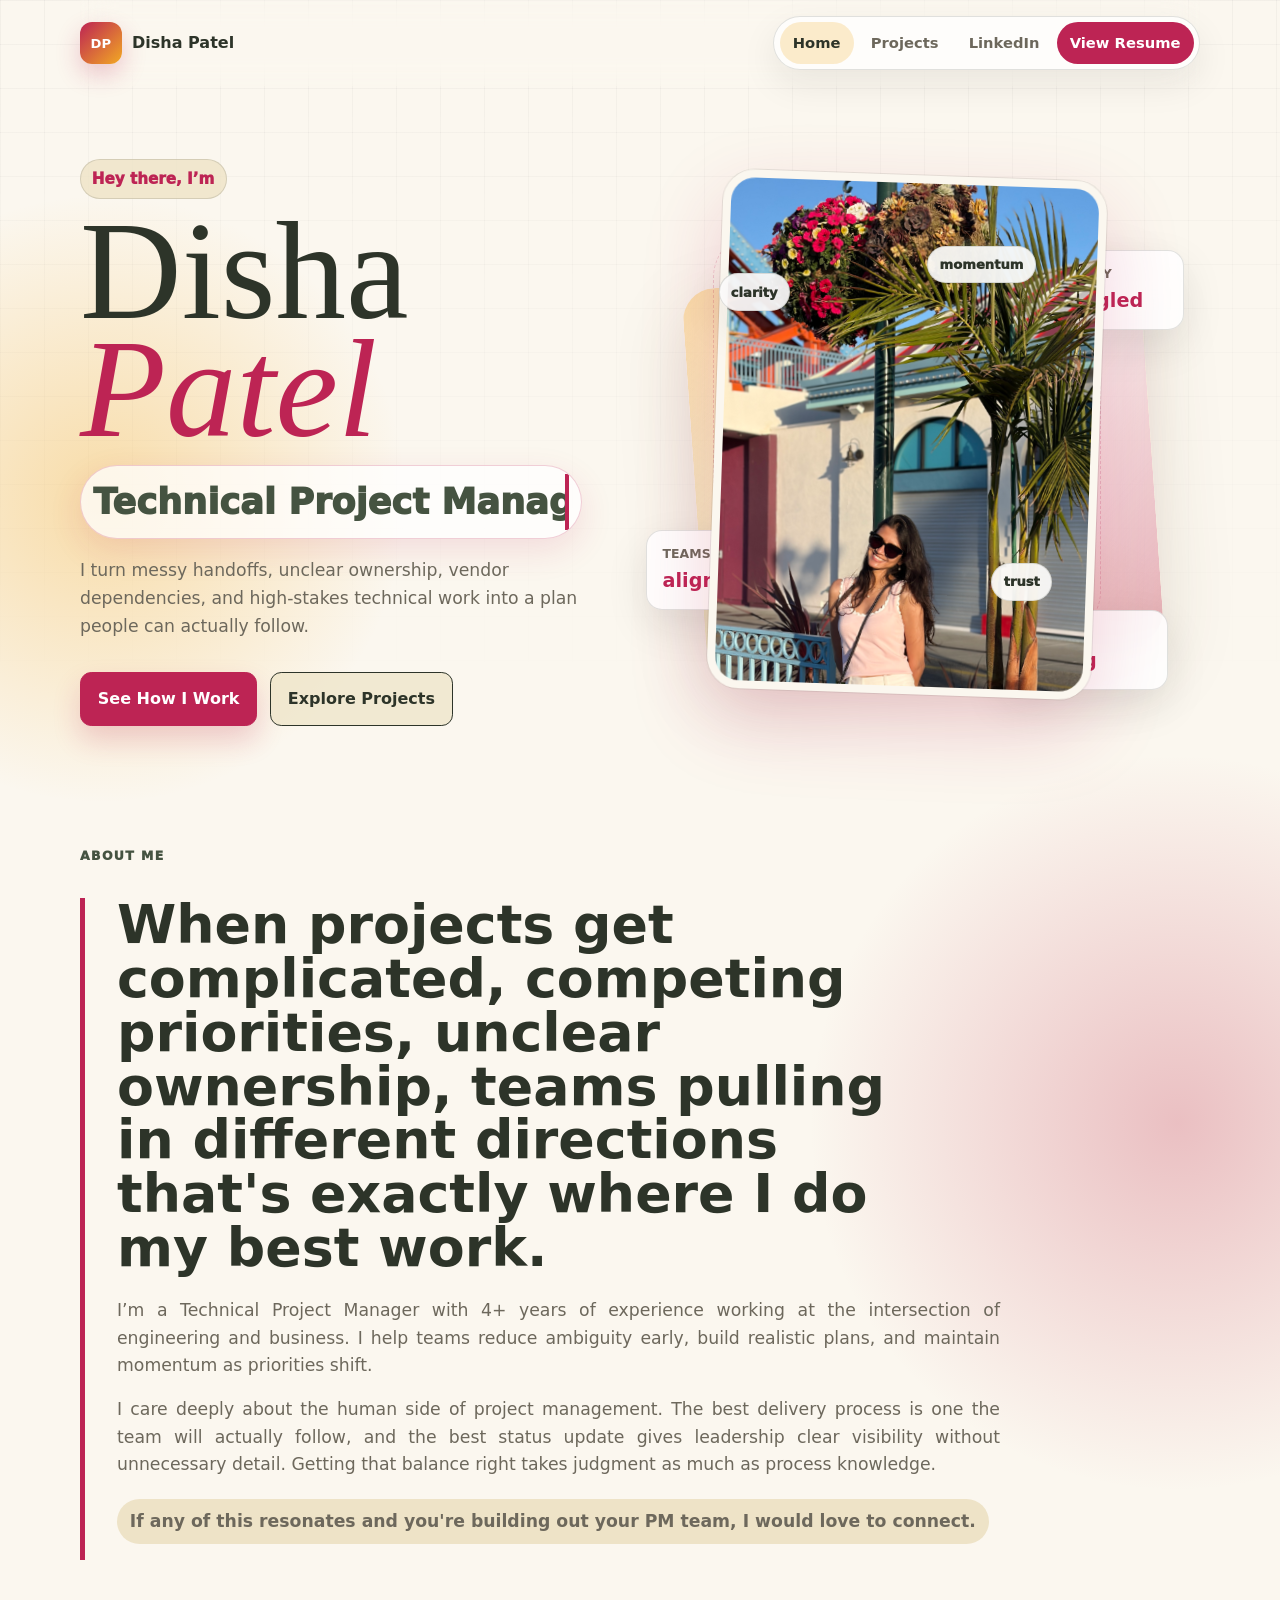
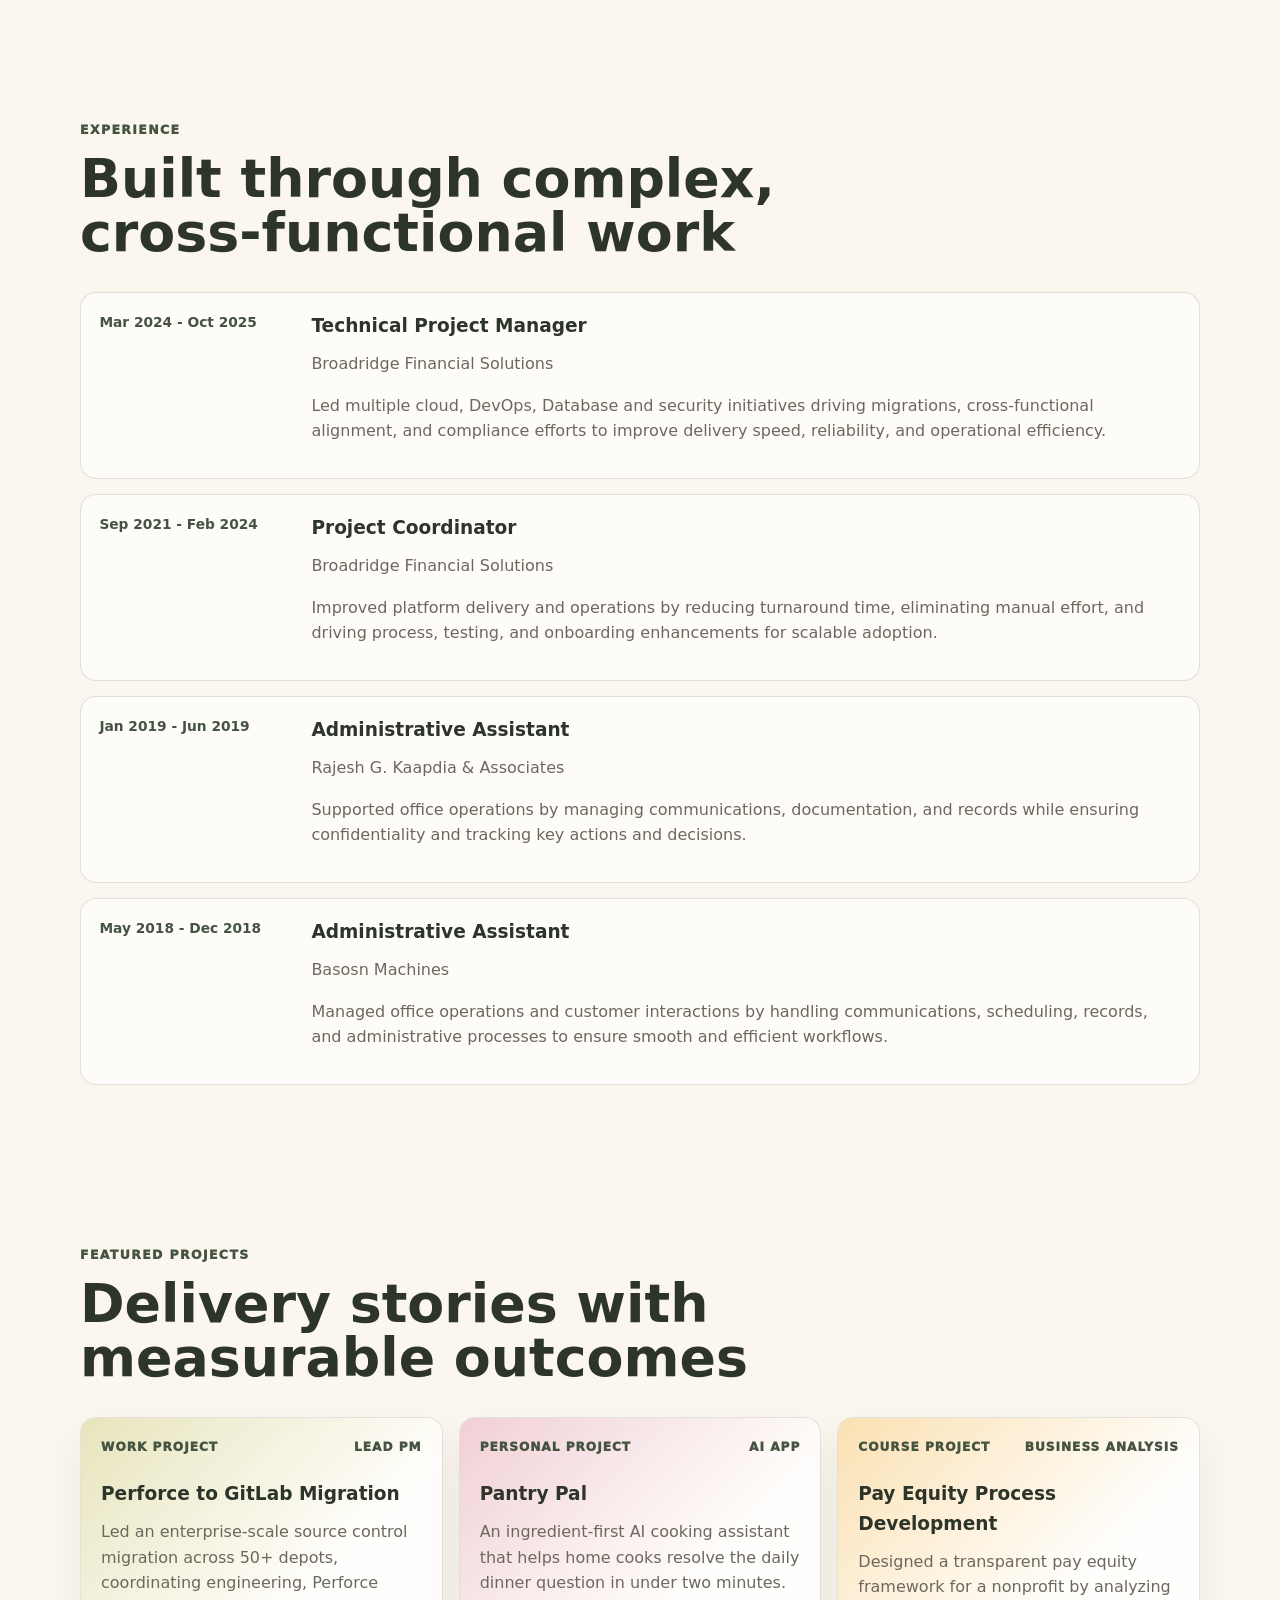
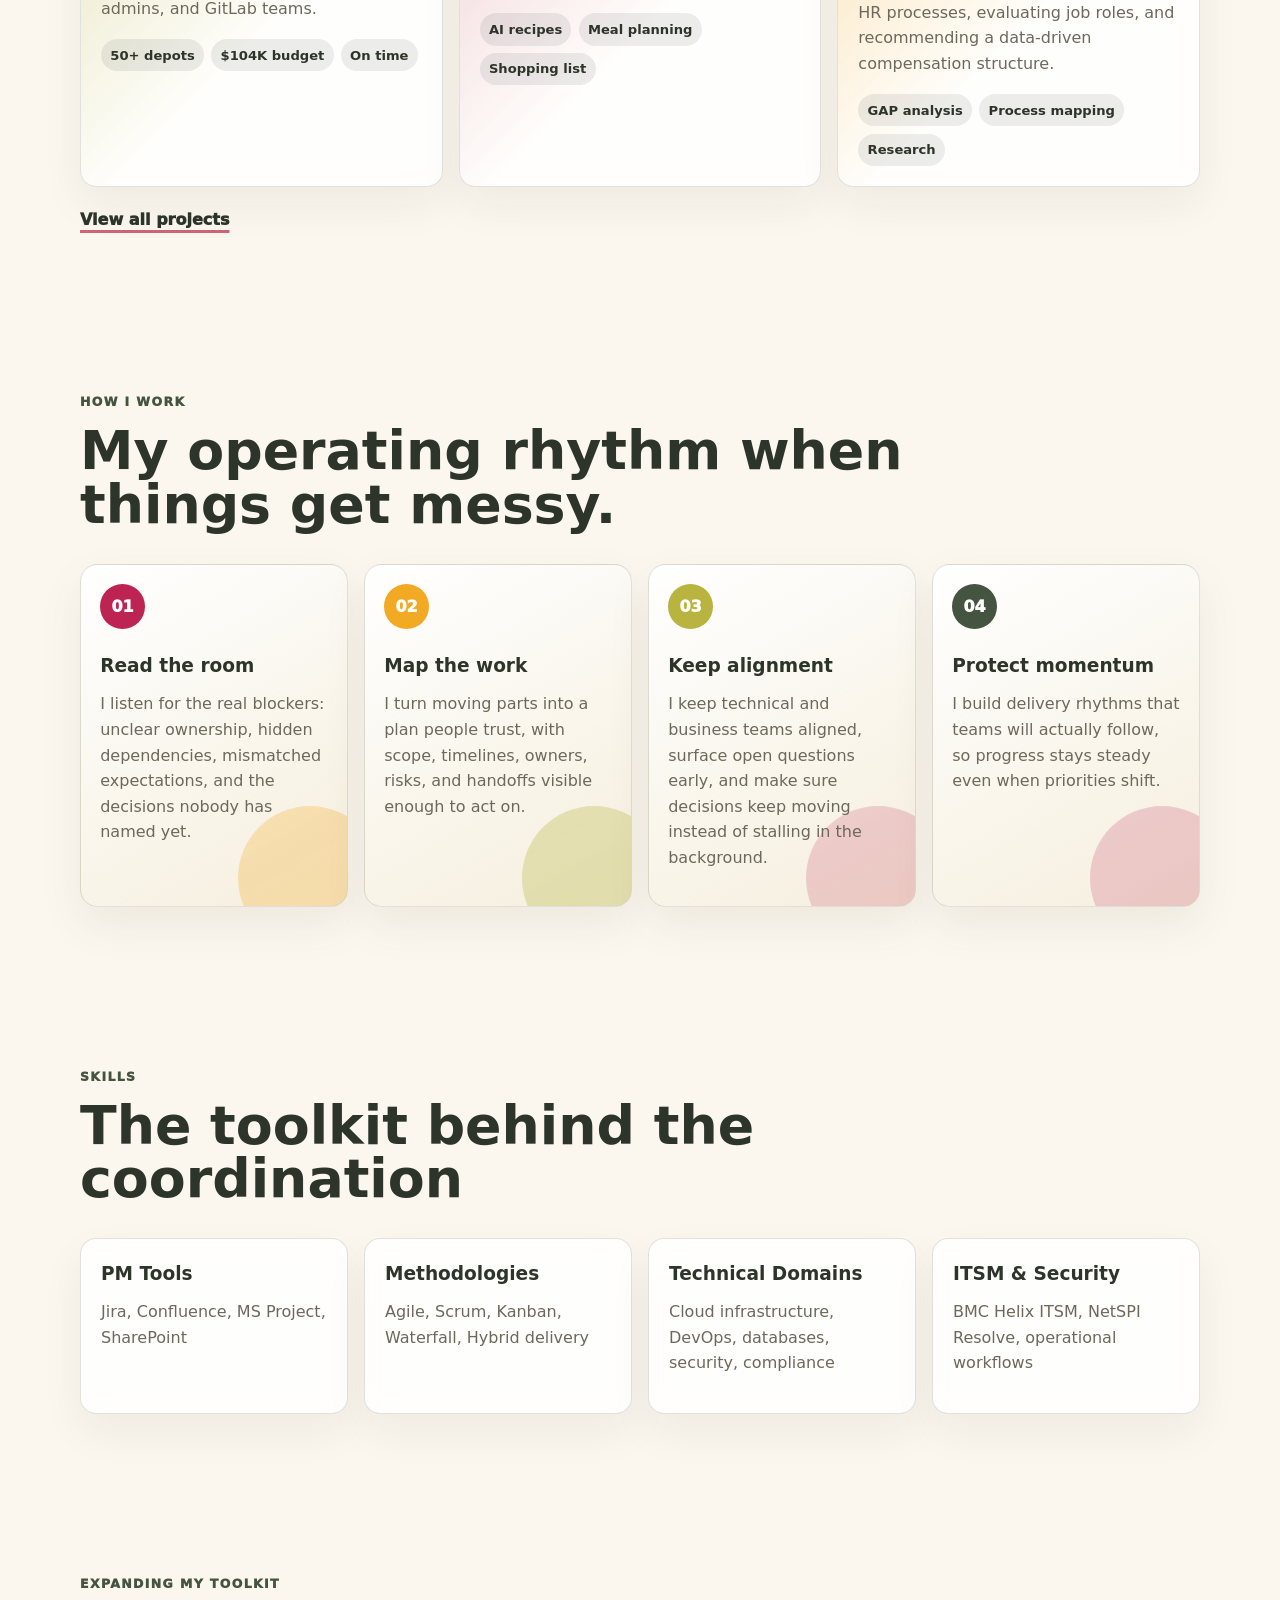
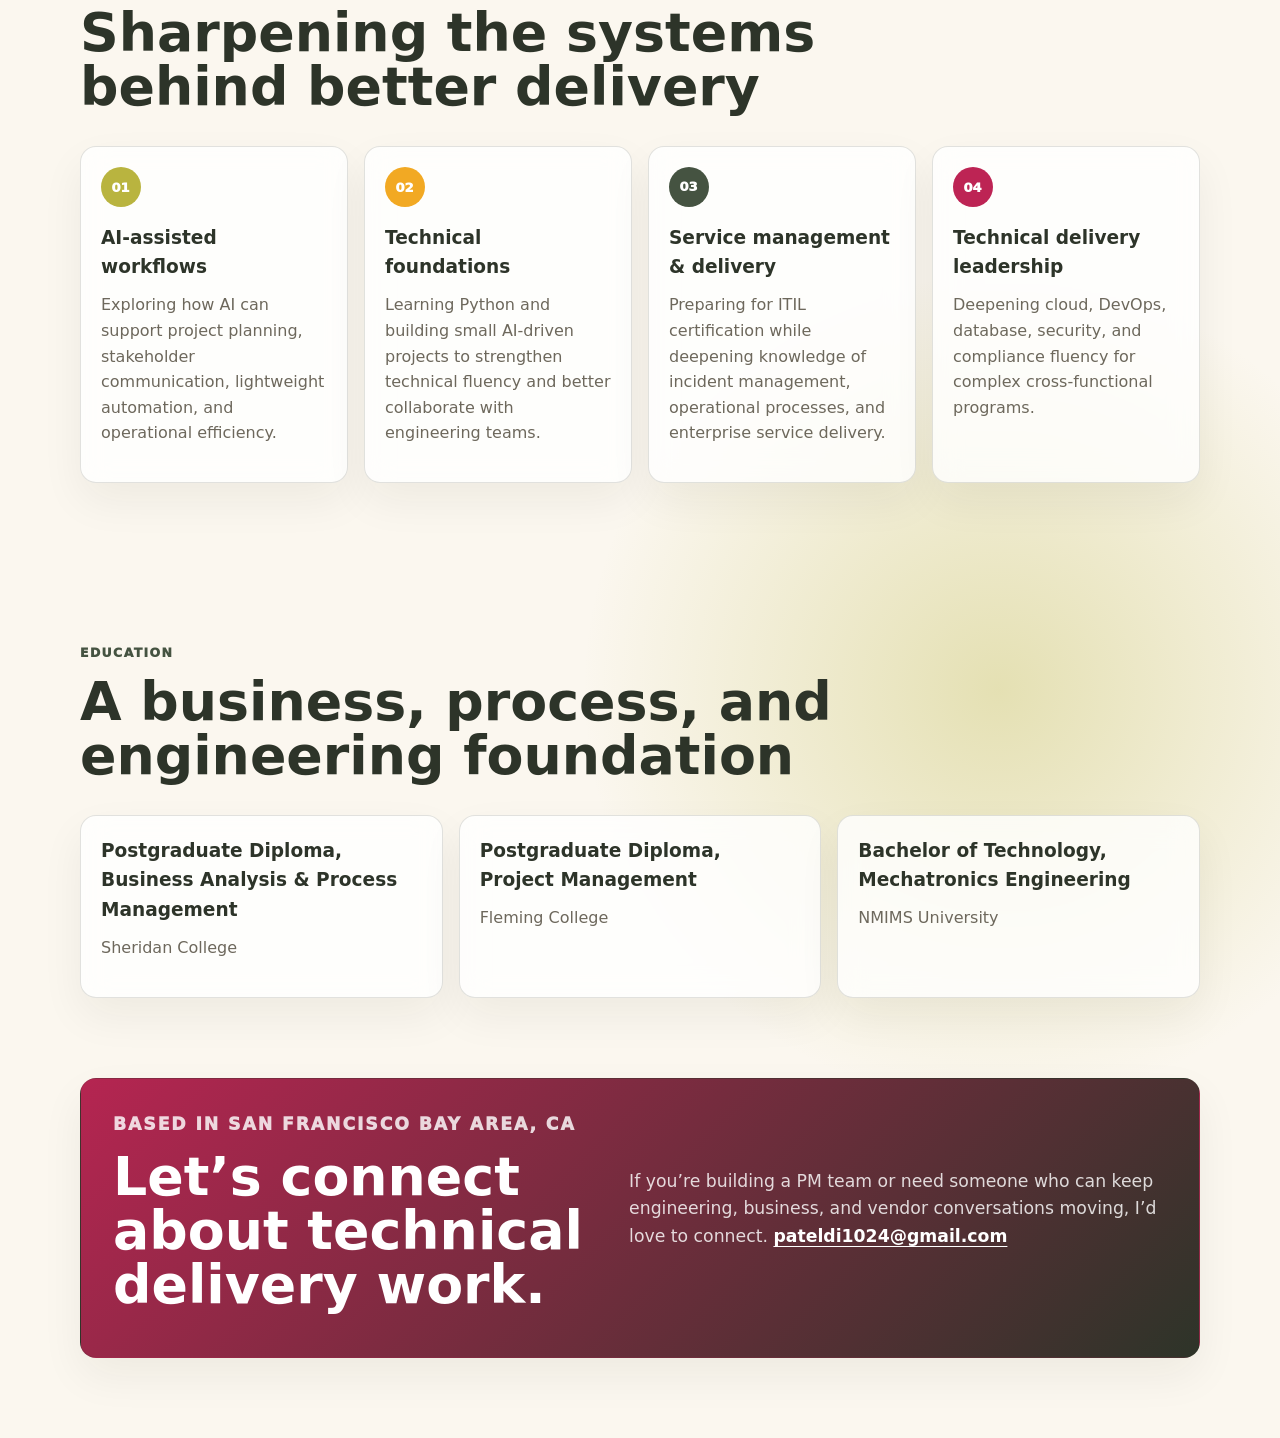
<file: index.html>
<!DOCTYPE html>
<html lang="en">
  <head>
    <meta charset="UTF-8" />
    <meta name="viewport" content="width=device-width, initial-scale=1.0" />
    <title>Disha Patel | Technical Project Manager</title>
    <meta
      name="description"
      content="Disha Patel is a Technical Project Manager with experience across cloud infrastructure, DevOps, database environments, compliance, and cross-functional delivery."
    />
    <link rel="stylesheet" href="styles.css" />
  </head>
  <body>
    <header class="site-header">
      <a class="brand" href="index.html" aria-label="Disha Patel portfolio home">
        <span class="brand-mark">DP</span>
        <span>Disha Patel</span>
      </a>

      <nav class="nav-links" aria-label="Main navigation">
        <a href="index.html" aria-current="page">Home</a>
        <a href="projects.html">Projects</a>
        <a href="https://www.linkedin.com/in/disha-patel2411" target="_blank" rel="noreferrer">LinkedIn</a>
        <a
          class="resume-link"
          href="https://drive.google.com/file/d/12Y6zNiB5UIRlaZbQJCzGtdRea8T6JCJ8/view?usp=share_link"
          target="_blank"
          rel="noreferrer"
        >
          View Resume
        </a>
      </nav>
    </header>

    <main>
      <section class="hello-hero" aria-labelledby="hero-title">
        <div class="hello-copy reveal-up">
          <p class="hello-kicker">Hey there, I’m</p>
          <h1 id="hero-title">
            <span>Disha</span>
            <span>Patel</span>
          </h1>
          <p class="role-line" aria-label="Technical Project Manager">
            <span>Technical Project Manager</span>
          </p>
          <p class="hero-text">
            I turn messy handoffs, unclear ownership, vendor dependencies, and
            high-stakes technical work into a plan people can actually follow.
          </p>
          <div class="hero-actions">
            <a class="button primary" href="#delivery-system">See How I Work</a>
            <a class="button secondary" href="projects.html">Explore Projects</a>
          </div>
        </div>

        <div class="intro-stage" aria-label="Animated introduction for Disha Patel">
          <div class="portrait-orbit">
            <div class="portrait-core">
              <img src="assets/disha-patel.jpg" alt="Disha Patel smiling outdoors" />
            </div>
            <span class="orbit-label label-one">clarity</span>
            <span class="orbit-label label-two">momentum</span>
            <span class="orbit-label label-three">trust</span>
          </div>
          <div class="signal-card card-ambiguity">
            <span>Ambiguity</span>
            <strong>untangled</strong>
          </div>
          <div class="signal-card card-teams">
            <span>Teams</span>
            <strong>aligned</strong>
          </div>
          <div class="signal-card card-delivery">
            <span>Delivery</span>
            <strong>moving</strong>
          </div>
        </div>
      </section>

      <section class="section about-section" aria-label="About me">
        <div class="section-heading">
          <p class="eyebrow">About me</p>
        </div>
        <div class="about-copy">
          <p class="about-subtitle">
            When projects get complicated, competing priorities, unclear ownership,
            teams pulling in different directions that's exactly where I do my best work.
          </p>
          <p>
            I’m a Technical Project Manager with 4+ years of experience working at the
            intersection of engineering and business. I help teams reduce ambiguity early,
            build realistic plans, and maintain momentum as priorities shift.
          </p>
          <p>
            I care deeply about the human side of project management. The best delivery
            process is one the team will actually follow, and the best status update
            gives leadership clear visibility without unnecessary detail. Getting that
            balance right takes judgment as much as process knowledge.
          </p>
          <p class="about-note">
            If any of this resonates and you're building out your PM team, I would love
            to connect.
          </p>
        </div>
      </section>


      <section class="section experience-section" aria-labelledby="experience-title">
        <div class="section-heading">
          <p class="eyebrow">Experience</p>
          <h2 id="experience-title">Built through complex, cross-functional work</h2>
        </div>
        <div class="timeline">
          <article class="timeline-item">
            <span>Mar 2024 - Oct 2025</span>
            <div>
              <h3>Technical Project Manager</h3>
              <p>Broadridge Financial Solutions</p>
              <p>Led multiple cloud, DevOps, Database and security initiatives driving migrations, cross-functional alignment, and compliance efforts to improve delivery speed, reliability, and operational efficiency.</p>
            </div>
          </article>
          <article class="timeline-item">
            <span>Sep 2021 - Feb 2024</span>
            <div>
              <h3>Project Coordinator</h3>
              <p>Broadridge Financial Solutions</p>
              <p>Improved platform delivery and operations by reducing turnaround time, eliminating manual effort, and driving process, testing, and onboarding enhancements for scalable adoption.</p>
            </div>
          </article>
          <article class="timeline-item">
            <span>Jan 2019 - Jun 2019</span>
            <div>
              <h3>Administrative Assistant</h3>
              <p>Rajesh G. Kaapdia & Associates</p>
              <p>Supported office operations by managing communications, documentation, and records while ensuring confidentiality and tracking key actions and decisions.</p>
            </div>
          </article>
          <article class="timeline-item">
            <span>May 2018 - Dec 2018</span>
            <div>
              <h3>Administrative Assistant</h3>
              <p>Basosn Machines</p>
              <p>Managed office operations and customer interactions by handling communications, scheduling, records, and administrative processes to ensure smooth and efficient workflows.</p>
            </div>
          </article>
        </div>
      </section>


      <section class="section featured-section" aria-labelledby="featured-title">
        <div class="section-heading">
          <p class="eyebrow">Featured projects</p>
          <h2 id="featured-title">Delivery stories with measurable outcomes</h2>
        </div>
        <div class="project-grid">
          <a class="project-card colorful-card" href="project-perforce-gitlab.html">
            <div class="project-top">
              <span class="project-type">Work project</span>
              <span class="project-year">Lead PM</span>
            </div>
            <h3>Perforce to GitLab Migration</h3>
            <p>Led an enterprise-scale source control migration across 50+ depots, coordinating engineering, Perforce admins, and GitLab teams.</p>
            <div class="tags">
              <span>50+ depots</span>
              <span>$104K budget</span>
              <span>On time</span>
            </div>
          </a>
          <a class="project-card colorful-card alt" href="project-pantry-pal.html">
            <div class="project-top">
              <span class="project-type">Personal project</span>
              <span class="project-year">AI app</span>
            </div>
            <h3>Pantry Pal</h3>
            <p>An ingredient-first AI cooking assistant that helps home cooks resolve the daily dinner question in under two minutes.</p>
            <div class="tags">
              <span>AI recipes</span>
              <span>Meal planning</span>
              <span>Shopping list</span>
            </div>
          </a>
          <a class="project-card colorful-card warm" href="project-pay-equity.html">
            <div class="project-top">
              <span class="project-type">Course project</span>
              <span class="project-year">Business analysis</span>
            </div>
            <h3>Pay Equity Process Development</h3>
            <p>Designed a transparent pay equity framework for a nonprofit by analyzing HR processes, evaluating job roles, and recommending a data-driven compensation structure.</p>
            <div class="tags">
              <span>GAP analysis</span>
              <span>Process mapping</span>
              <span>Research</span>
            </div>
          </a>
        </div>
        <a class="text-link" href="projects.html">View all projects</a>
      </section>


      <section class="section delivery-system" id="delivery-system" aria-labelledby="delivery-title">
        <div class="section-heading">
          <p class="eyebrow">How I work</p>
          <h2 id="delivery-title">My operating rhythm when things get messy.</h2>
        </div>

        <div class="work-rhythm" aria-label="Disha's project management operating rhythm">
          <article>
            <span>01</span>
            <h3>Read the room</h3>
            <p>I listen for the real blockers: unclear ownership, hidden dependencies, mismatched expectations, and the decisions nobody has named yet.</p>
          </article>
          <article>
            <span>02</span>
            <h3>Map the work</h3>
            <p>I turn moving parts into a plan people trust, with scope, timelines, owners, risks, and handoffs visible enough to act on.</p>
          </article>
          <article>
            <span>03</span>
            <h3>Keep alignment</h3>
            <p>I keep technical and business teams aligned, surface open questions early, and make sure decisions keep moving instead of stalling in the background.</p>
          </article>
          <article>
            <span>04</span>
            <h3>Protect momentum</h3>
            <p>I build delivery rhythms that teams will actually follow, so progress stays steady even when priorities shift.</p>
          </article>
        </div>
      </section>


      <section class="section skills-section" id="skills" aria-labelledby="skills-title">
        <div class="section-heading">
          <p class="eyebrow">Skills</p>
          <h2 id="skills-title">The toolkit behind the coordination</h2>
        </div>
        <div class="skills-layout">
          <article class="skill-group">
            <h3>PM Tools</h3>
            <p>Jira, Confluence, MS Project, SharePoint</p>
          </article>
          <article class="skill-group">
            <h3>Methodologies</h3>
            <p>Agile, Scrum, Kanban, Waterfall, Hybrid delivery</p>
          </article>
          <article class="skill-group">
            <h3>Technical Domains</h3>
            <p>Cloud infrastructure, DevOps, databases, security, compliance</p>
          </article>
          <article class="skill-group">
            <h3>ITSM & Security</h3>
            <p>BMC Helix ITSM, NetSPI Resolve, operational workflows</p>
          </article>
        </div>
      </section>


      <section class="section study-section" aria-labelledby="learning-title">
        <div class="section-heading">
          <p class="eyebrow">Expanding My Toolkit</p>
          <h2 id="learning-title">Sharpening the systems behind better delivery</h2>
        </div>
        <div class="study-grid">
          <article class="study-item reveal-up">
            <span class="study-icon">01</span>
            <h3>AI-assisted workflows</h3>
            <p>Exploring how AI can support project planning, stakeholder communication, lightweight automation, and operational efficiency.</p>
          </article>
          <article class="study-item reveal-up delay-one">
            <span class="study-icon">02</span>
            <h3>Technical foundations</h3>
            <p>Learning Python and building small AI-driven projects to strengthen technical fluency and better collaborate with engineering teams.</p>
          </article>
          <article class="study-item reveal-up delay-two">
            <span class="study-icon">03</span>
            <h3>Service management & delivery</h3>
            <p>Preparing for ITIL certification while deepening knowledge of incident management, operational processes, and enterprise service delivery.</p>
          </article>
          <article class="study-item reveal-up delay-two">
            <span class="study-icon">04</span>
            <h3>Technical delivery leadership</h3>
            <p>Deepening cloud, DevOps, database, security, and compliance fluency for complex cross-functional programs.</p>
          </article>
        </div>
      </section>


      <section class="section education-section" aria-labelledby="education-title">
        <div class="section-heading">
          <p class="eyebrow">Education</p>
          <h2 id="education-title">A business, process, and engineering foundation</h2>
        </div>
        <div class="education-list">
          <article>
            <h3>Postgraduate Diploma, Business Analysis & Process Management</h3>
            <p>Sheridan College</p>
          </article>
          <article>
            <h3>Postgraduate Diploma, Project Management</h3>
            <p>Fleming College</p>
          </article>
          <article>
            <h3>Bachelor of Technology, Mechatronics Engineering</h3>
            <p>NMIMS University</p>
          </article>
        </div>
      </section>

      <section class="section contact-band" aria-labelledby="contact-title">
        <div>
          <p class="eyebrow">Based in San Francisco Bay Area, CA</p>
          <h2 id="contact-title">Let’s connect about technical delivery work.</h2>
        </div>
        <p>
          If you’re building a PM team or need someone who can keep engineering,
          business, and vendor conversations moving, I’d love to connect.
          <a href="mailto:pateldi1024@gmail.com">pateldi1024@gmail.com</a>
        </p>
      </section>
    </main>

  </body>
</html>
</file>
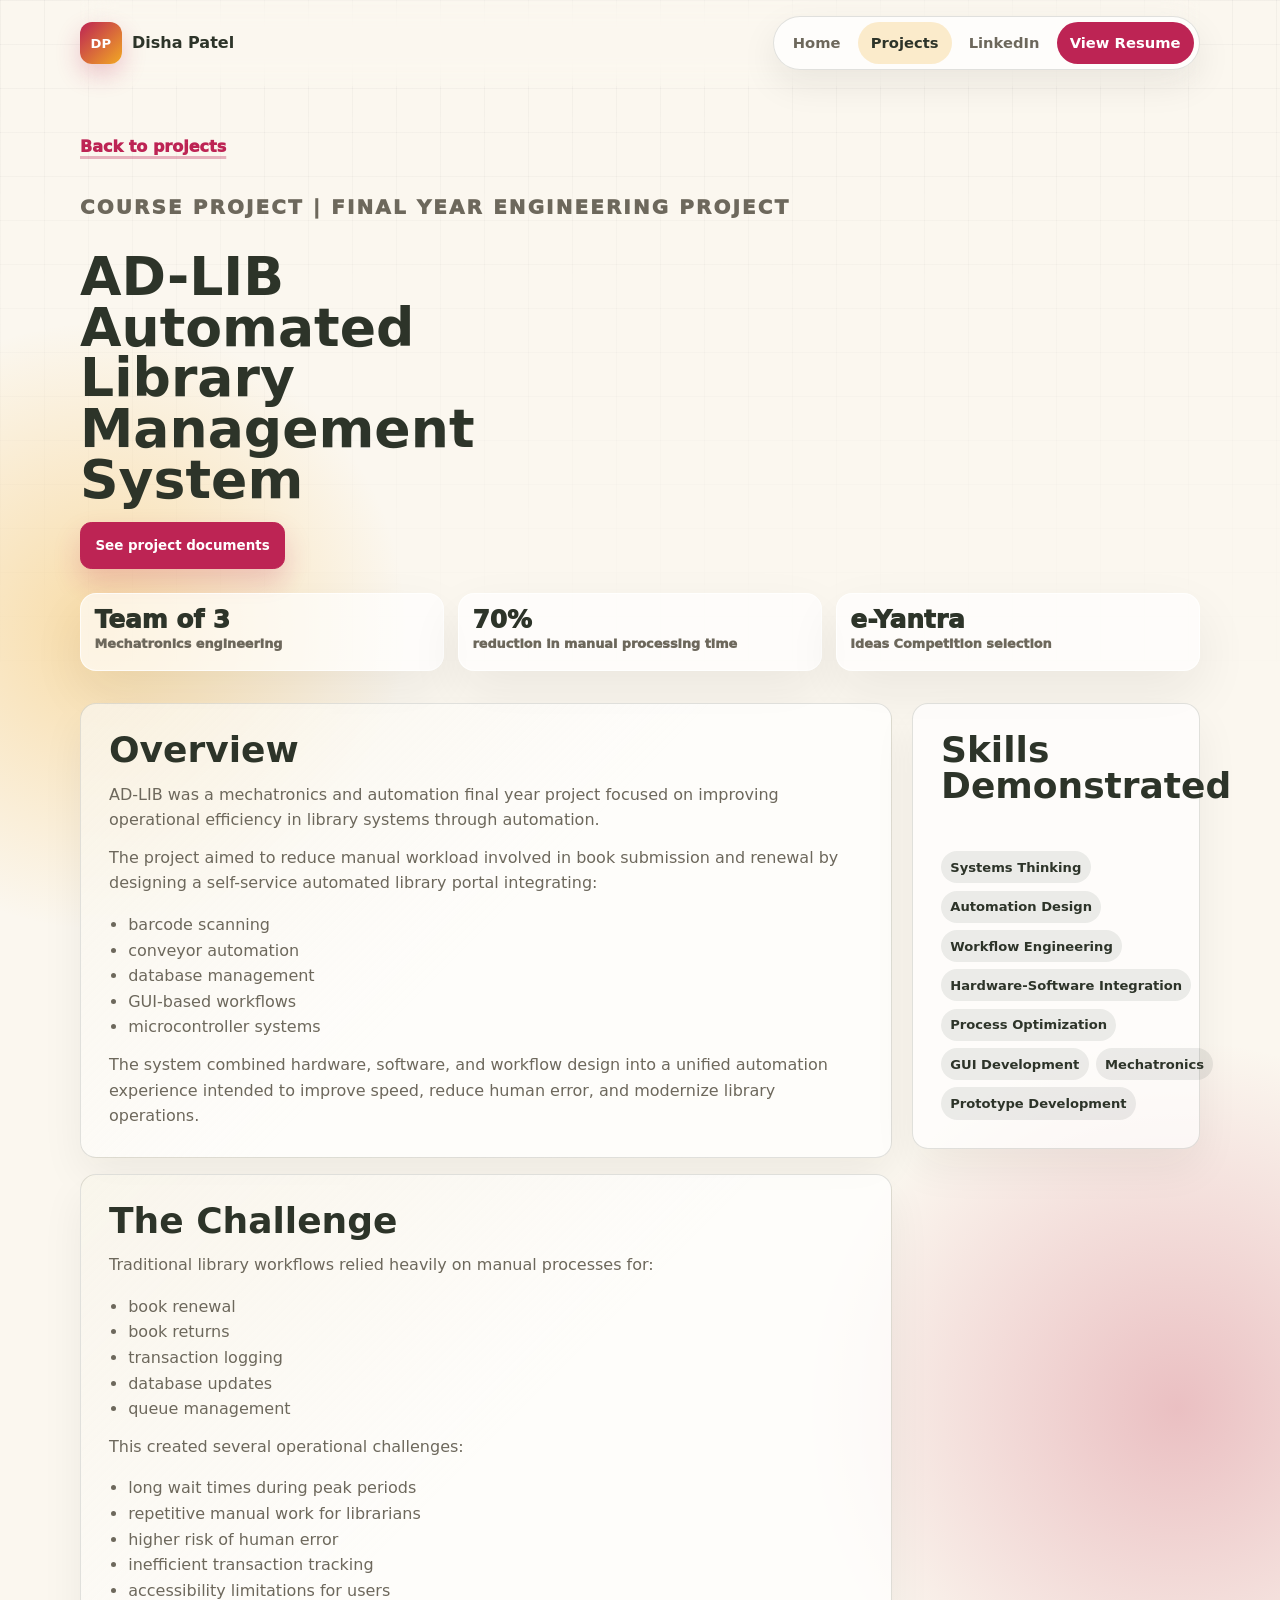
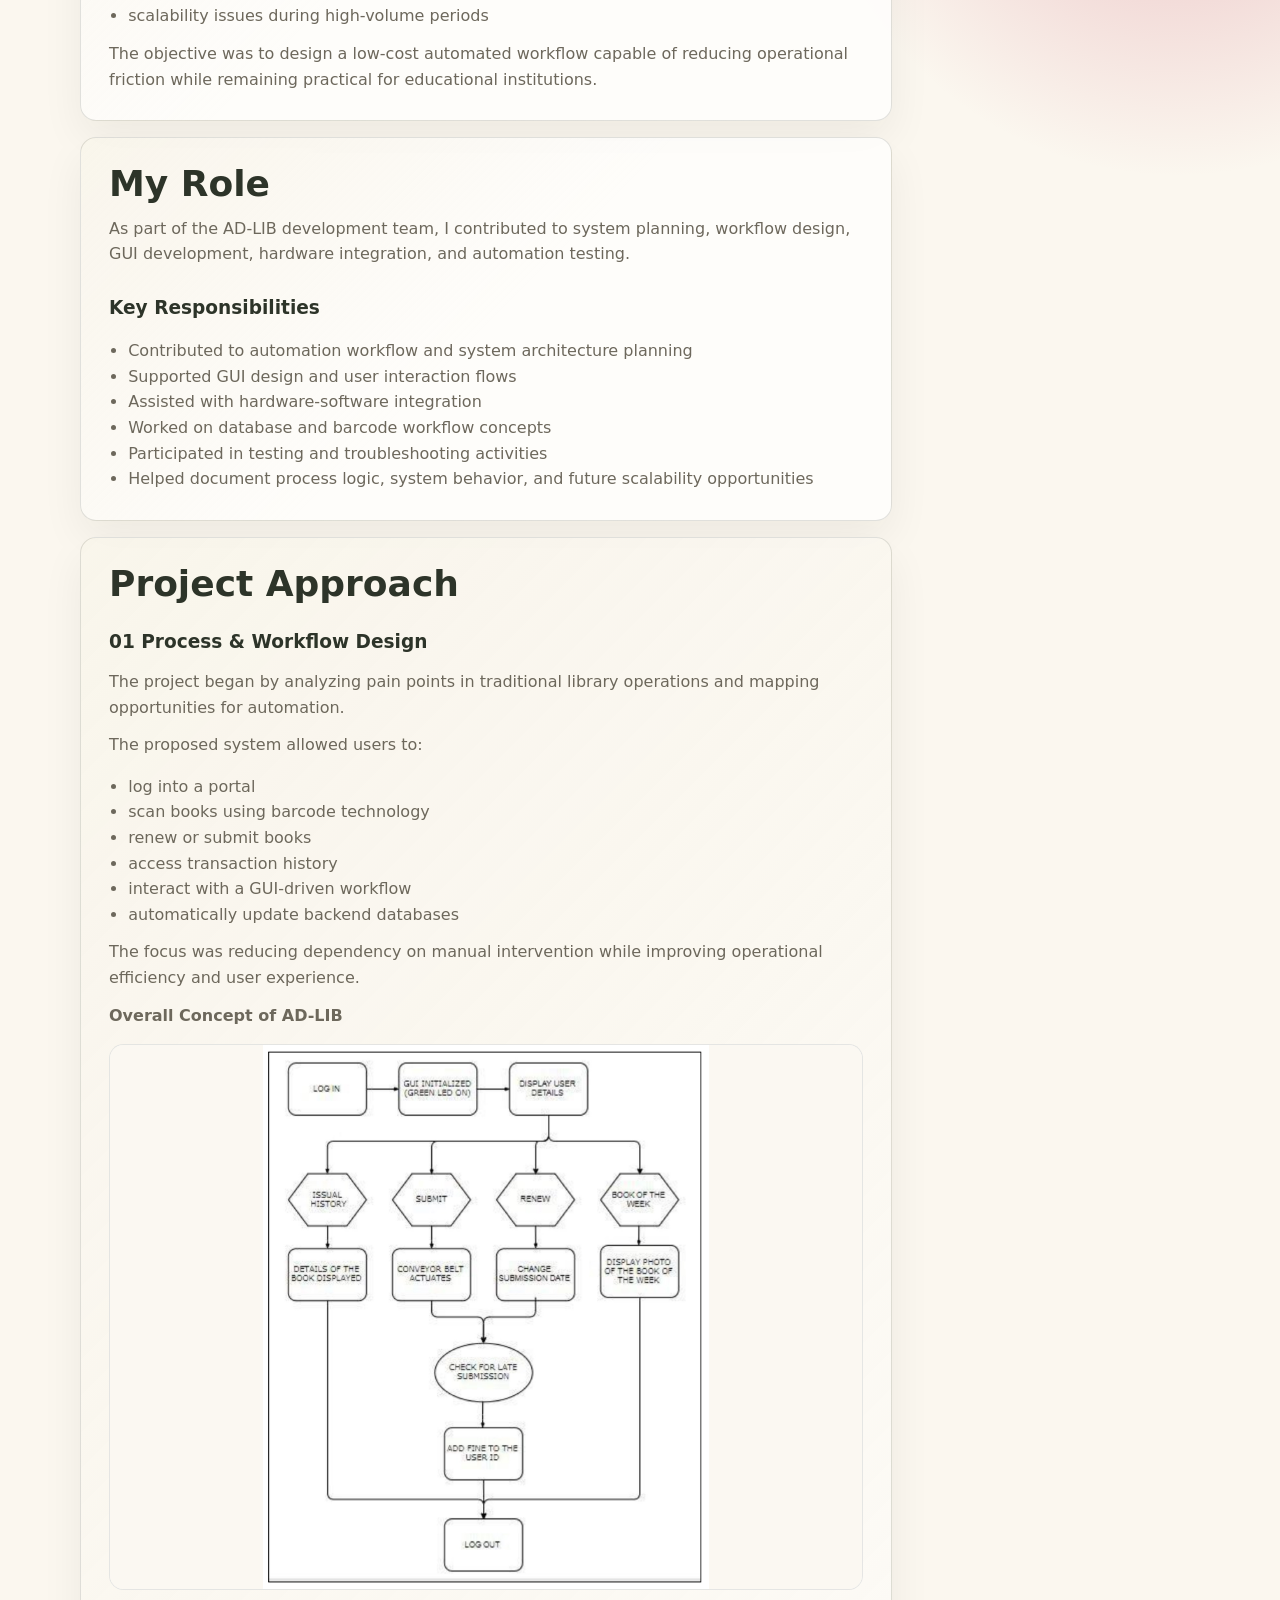
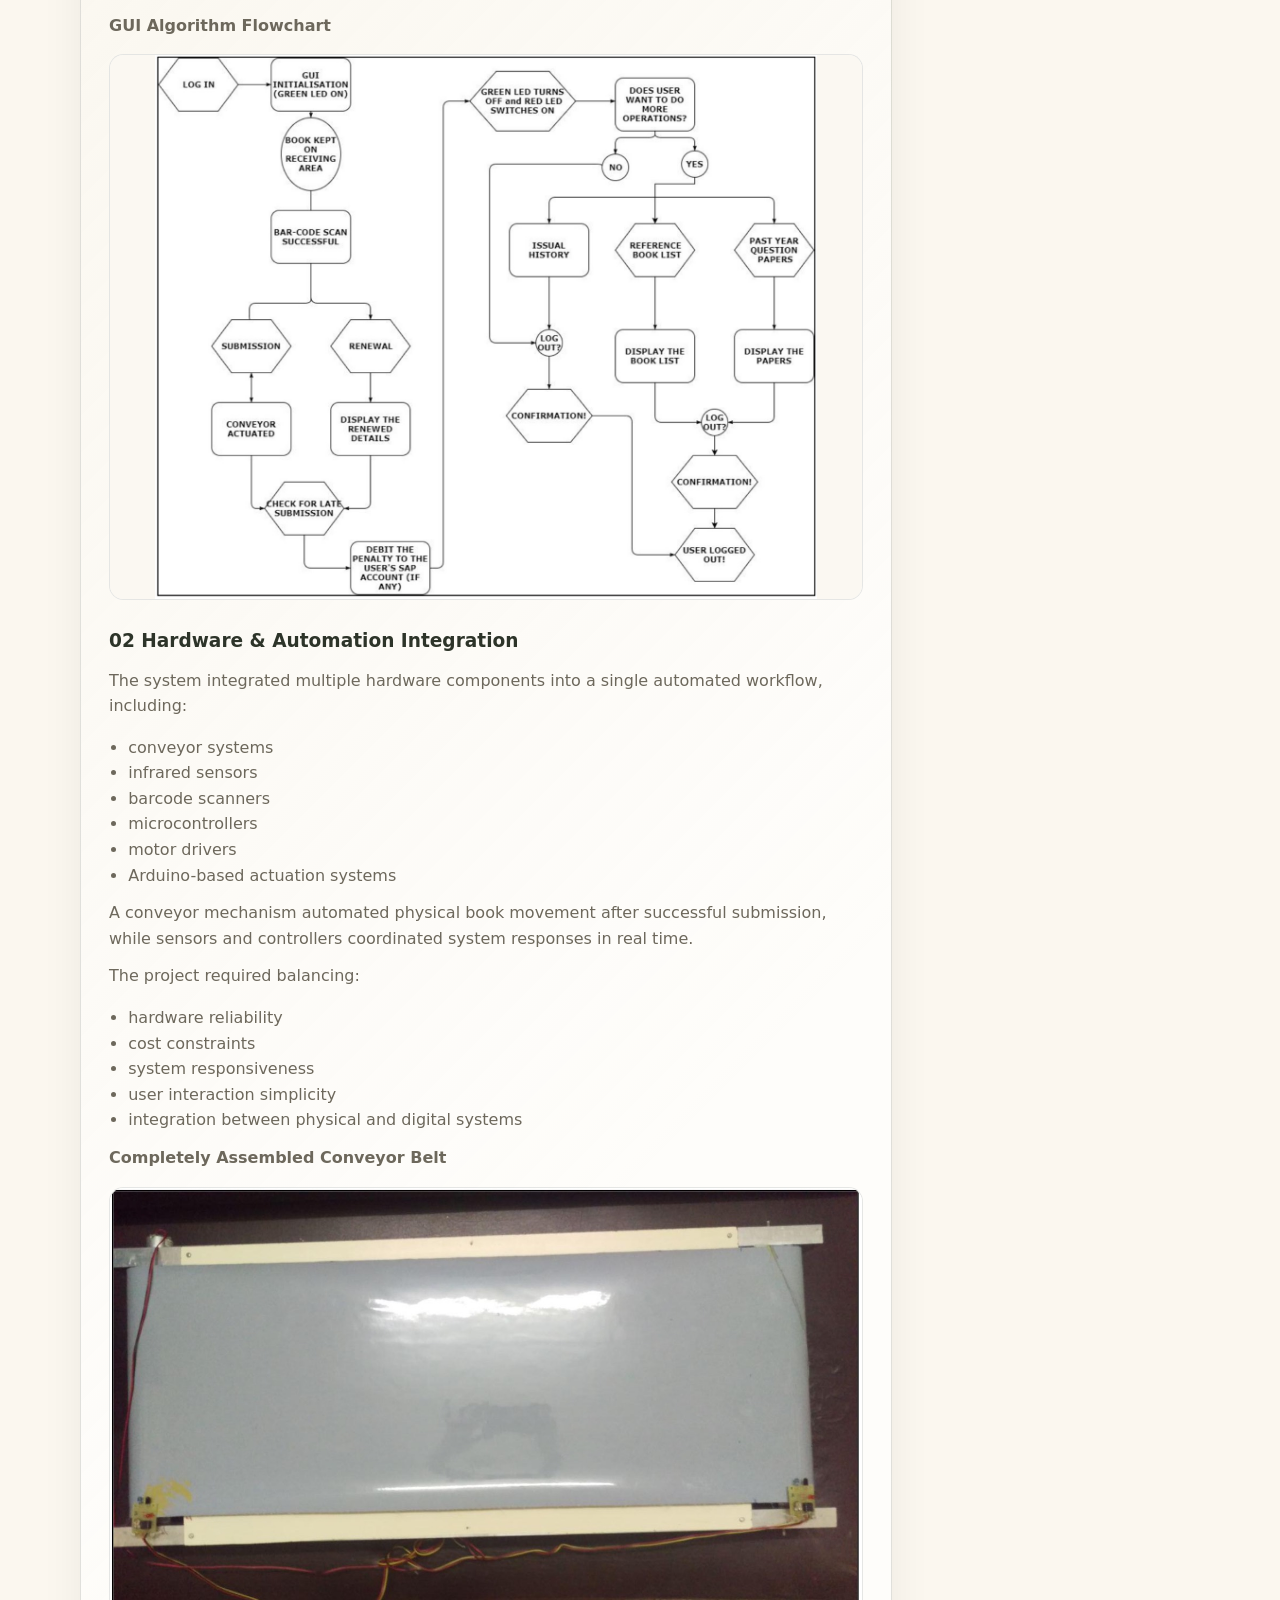
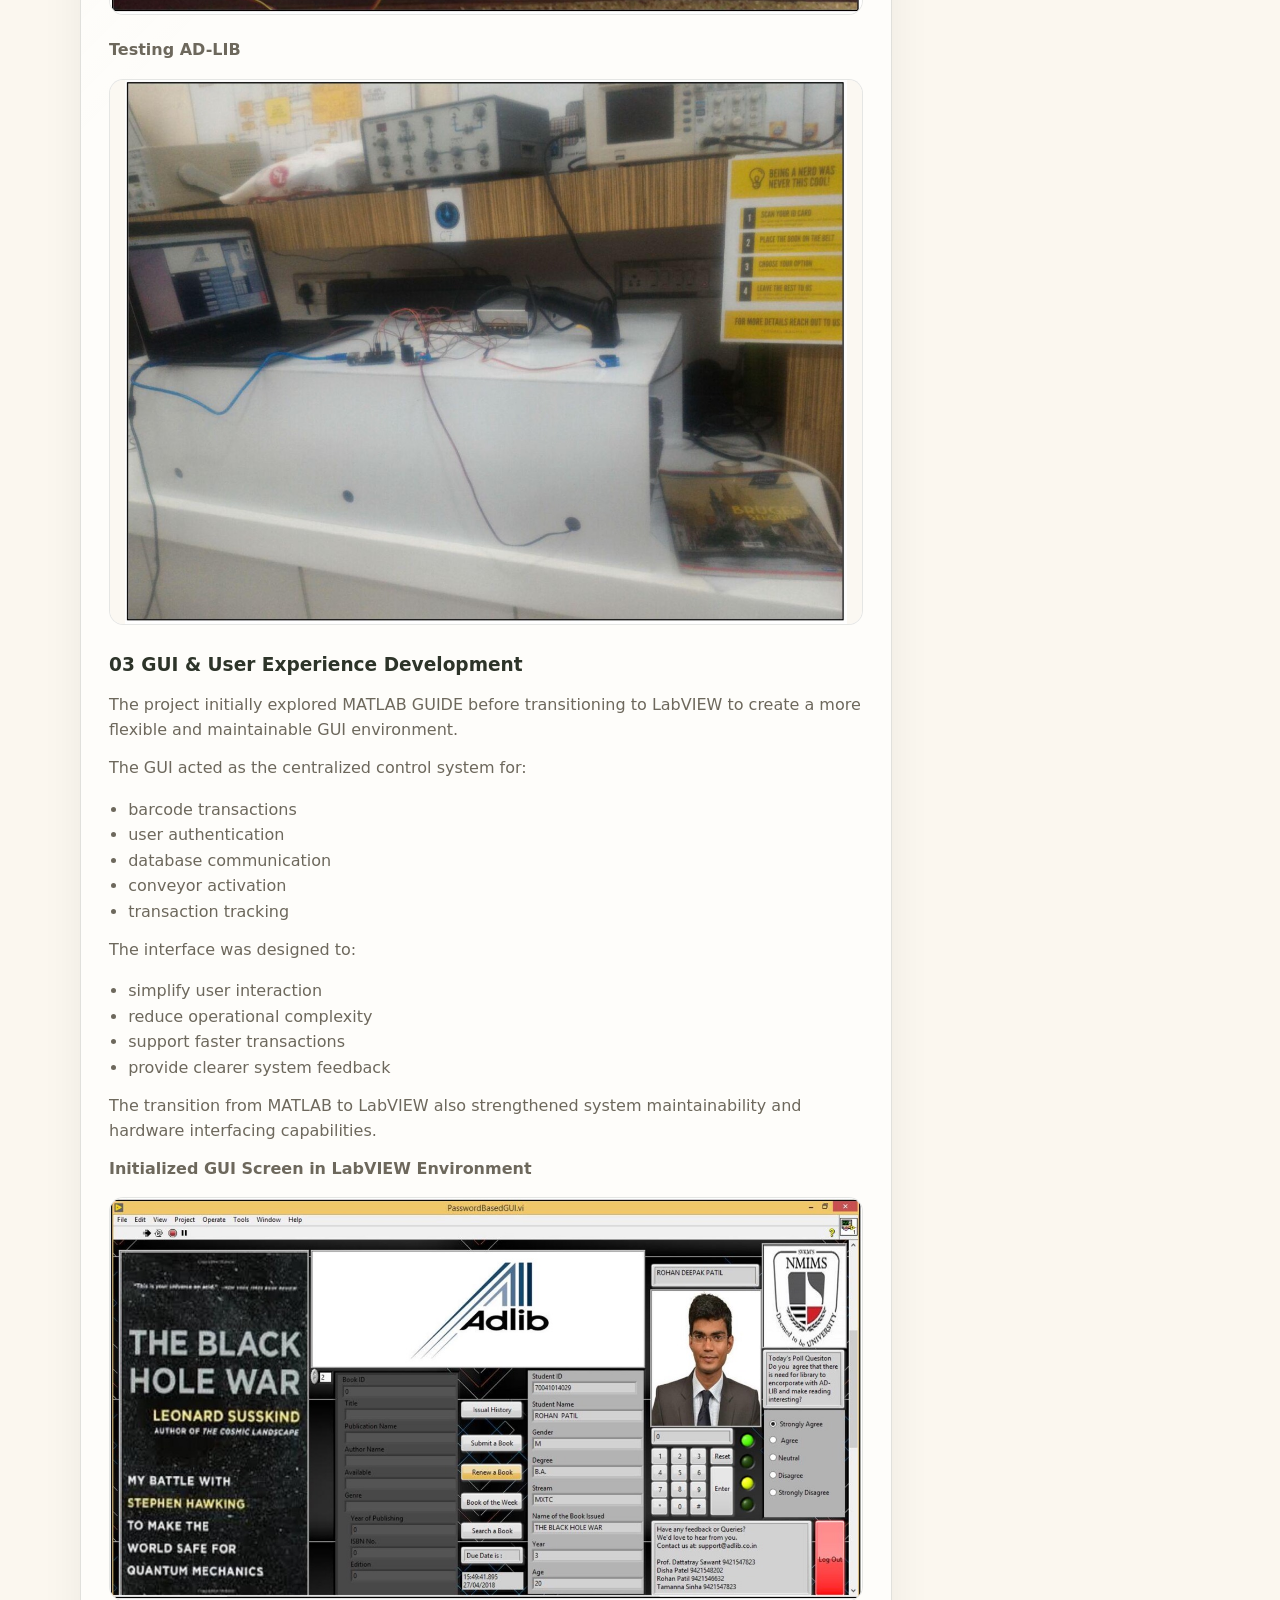
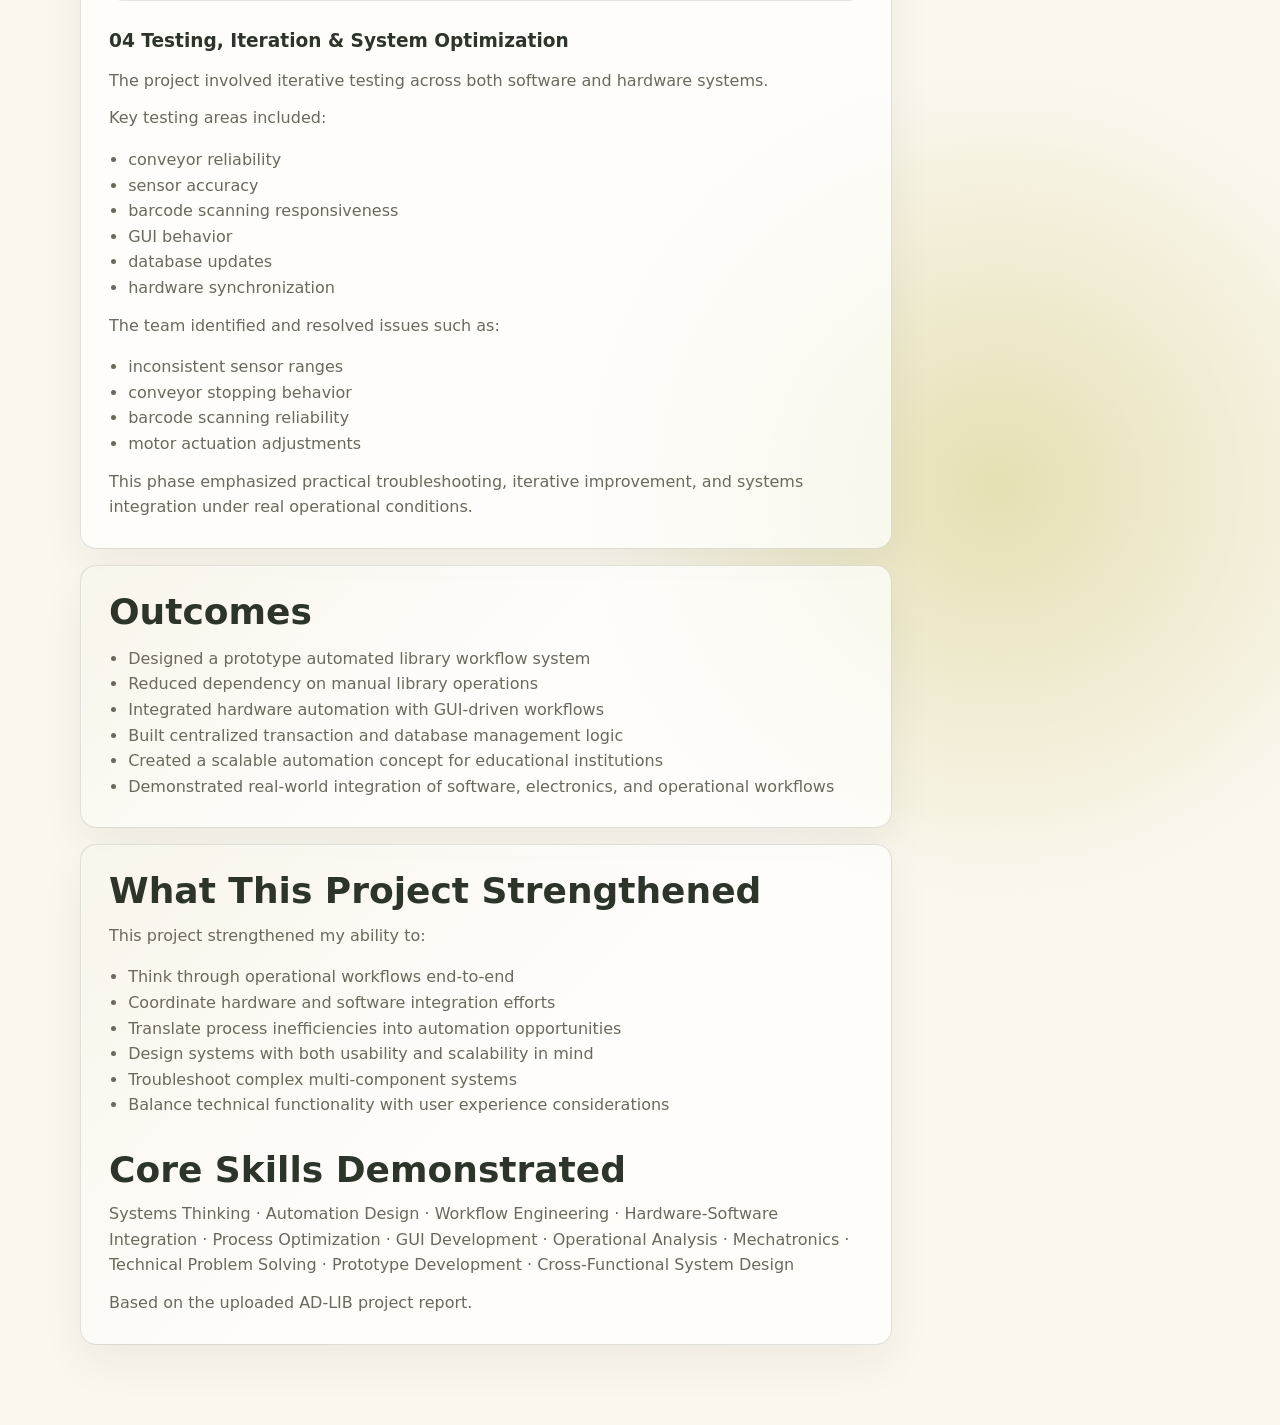
<file: project-ad-lib.html>
<!DOCTYPE html>
<html lang="en">
  <head>
    <meta charset="UTF-8" />
    <meta name="viewport" content="width=device-width, initial-scale=1.0" />
    <title>AD-LIB | Disha Patel</title>
    <meta name="description" content="AD-LIB automated library management system case study by Disha Patel." />
    <link rel="stylesheet" href="styles.css" />
  </head>
  <body>
    <header class="site-header">
      <a class="brand" href="index.html" aria-label="Disha Patel portfolio home"><span class="brand-mark">DP</span><span>Disha Patel</span></a>
      <nav class="nav-links" aria-label="Main navigation">
        <a href="index.html">Home</a>
        <a href="projects.html" aria-current="page">Projects</a>
        <a href="https://www.linkedin.com/in/disha-patel2411" target="_blank" rel="noreferrer">LinkedIn</a>
        <a class="resume-link" href="https://drive.google.com/file/d/12Y6zNiB5UIRlaZbQJCzGtdRea8T6JCJ8/view?usp=share_link" target="_blank" rel="noreferrer">View Resume</a>
      </nav>
    </header>

    <main class="project-detail">
      <a class="back-link" href="projects.html">Back to projects</a>
      <section class="project-detail-hero">
        <p class="eyebrow">Course Project | Final Year Engineering Project</p>
        <h1>AD-LIB Automated Library Management System</h1>
        <a class="button primary" href="https://drive.google.com/drive/folders/157PLTvr2VPmZtzAsL1ViVcQD3YNhRI86?usp=share_link" target="_blank" rel="noreferrer">See project documents</a>
      </section>

      <section class="metric-showcase" aria-label="Project metrics">
        <article><strong>Team of 3</strong><span>Mechatronics engineering</span></article>
        <article><strong>70%</strong><span>reduction in manual processing time</span></article>
        <article><strong>e-Yantra</strong><span>Ideas Competition selection</span></article>
      </section>

      <section class="case-study-layout">
        <div class="case-study-main">
          <article class="document-flow content-box">
            <h2>Overview</h2>
            <p>
              AD-LIB was a mechatronics and automation final year project focused on
              improving operational efficiency in library systems through automation.
            </p>
            <p>
              The project aimed to reduce manual workload involved in book submission and
              renewal by designing a self-service automated library portal integrating:
            </p>
            <ul>
              <li>barcode scanning</li>
              <li>conveyor automation</li>
              <li>database management</li>
              <li>GUI-based workflows</li>
              <li>microcontroller systems</li>
            </ul>
            <p>
              The system combined hardware, software, and workflow design into a unified
              automation experience intended to improve speed, reduce human error, and
              modernize library operations.
            </p>
          </article>

          <article class="document-flow content-box">
            <h2>The Challenge</h2>
            <p>
              Traditional library workflows relied heavily on manual processes for:
            </p>
            <ul>
              <li>book renewal</li>
              <li>book returns</li>
              <li>transaction logging</li>
              <li>database updates</li>
              <li>queue management</li>
            </ul>
            <p>This created several operational challenges:</p>
            <ul>
              <li>long wait times during peak periods</li>
              <li>repetitive manual work for librarians</li>
              <li>higher risk of human error</li>
              <li>inefficient transaction tracking</li>
              <li>accessibility limitations for users</li>
              <li>scalability issues during high-volume periods</li>
            </ul>
            <p>
              The objective was to design a low-cost automated workflow capable of
              reducing operational friction while remaining practical for educational
              institutions.
            </p>
          </article>

          <article class="document-flow content-box">
            <h2>My Role</h2>
            <p>
              As part of the AD-LIB development team, I contributed to system planning,
              workflow design, GUI development, hardware integration, and automation
              testing.
            </p>
            <h3>Key Responsibilities</h3>
            <ul>
              <li>Contributed to automation workflow and system architecture planning</li>
              <li>Supported GUI design and user interaction flows</li>
              <li>Assisted with hardware-software integration</li>
              <li>Worked on database and barcode workflow concepts</li>
              <li>Participated in testing and troubleshooting activities</li>
              <li>Helped document process logic, system behavior, and future scalability opportunities</li>
            </ul>
          </article>

          <article class="document-flow content-box">
            <h2>Project Approach</h2>
            <h3>01 Process & Workflow Design</h3>
            <p>
              The project began by analyzing pain points in traditional library operations
              and mapping opportunities for automation.
            </p>
            <p>The proposed system allowed users to:</p>
            <ul>
              <li>log into a portal</li>
              <li>scan books using barcode technology</li>
              <li>renew or submit books</li>
              <li>access transaction history</li>
              <li>interact with a GUI-driven workflow</li>
              <li>automatically update backend databases</li>
            </ul>
            <p>
              The focus was reducing dependency on manual intervention while improving
              operational efficiency and user experience.
            </p>
            <p><strong>Overall Concept of AD-LIB</strong></p>
            <figure class="doc-visual">
              <img src="assets/project-images/ad-lib-concept.jpg" alt="Overall Concept of AD-LIB" />
            </figure>
            <p><strong>GUI Algorithm Flowchart</strong></p>
            <figure class="doc-visual">
              <img src="assets/project-images/ad-lib-gui-flowchart.jpg" alt="GUI Algorithm Flowchart" />
            </figure>

            <h3>02 Hardware & Automation Integration</h3>
            <p>
              The system integrated multiple hardware components into a single automated
              workflow, including:
            </p>
            <ul>
              <li>conveyor systems</li>
              <li>infrared sensors</li>
              <li>barcode scanners</li>
              <li>microcontrollers</li>
              <li>motor drivers</li>
              <li>Arduino-based actuation systems</li>
            </ul>
            <p>
              A conveyor mechanism automated physical book movement after successful
              submission, while sensors and controllers coordinated system responses in
              real time.
            </p>
            <p>The project required balancing:</p>
            <ul>
              <li>hardware reliability</li>
              <li>cost constraints</li>
              <li>system responsiveness</li>
              <li>user interaction simplicity</li>
              <li>integration between physical and digital systems</li>
            </ul>
            <p><strong>Completely Assembled Conveyor Belt</strong></p>
            <figure class="doc-visual">
              <img src="assets/project-images/ad-lib-conveyor.jpg" alt="Completely Assembled Conveyor Belt" />
            </figure>
            <p><strong>Testing AD-LIB</strong></p>
            <figure class="doc-visual">
              <img src="assets/project-images/ad-lib-testing.jpg" alt="Testing AD-LIB" />
            </figure>

            <h3>03 GUI & User Experience Development</h3>
            <p>
              The project initially explored MATLAB GUIDE before transitioning to LabVIEW
              to create a more flexible and maintainable GUI environment.
            </p>
            <p>The GUI acted as the centralized control system for:</p>
            <ul>
              <li>barcode transactions</li>
              <li>user authentication</li>
              <li>database communication</li>
              <li>conveyor activation</li>
              <li>transaction tracking</li>
            </ul>
            <p>The interface was designed to:</p>
            <ul>
              <li>simplify user interaction</li>
              <li>reduce operational complexity</li>
              <li>support faster transactions</li>
              <li>provide clearer system feedback</li>
            </ul>
            <p>
              The transition from MATLAB to LabVIEW also strengthened system
              maintainability and hardware interfacing capabilities.
            </p>
            <p><strong>Initialized GUI Screen in LabVIEW Environment</strong></p>
            <figure class="doc-visual">
              <img src="assets/project-images/ad-lib-labview-gui.jpg" alt="Initialized GUI Screen in LabVIEW Environment" />
            </figure>

            <h3>04 Testing, Iteration & System Optimization</h3>
            <p>The project involved iterative testing across both software and hardware systems.</p>
            <p>Key testing areas included:</p>
            <ul>
              <li>conveyor reliability</li>
              <li>sensor accuracy</li>
              <li>barcode scanning responsiveness</li>
              <li>GUI behavior</li>
              <li>database updates</li>
              <li>hardware synchronization</li>
            </ul>
            <p>The team identified and resolved issues such as:</p>
            <ul>
              <li>inconsistent sensor ranges</li>
              <li>conveyor stopping behavior</li>
              <li>barcode scanning reliability</li>
              <li>motor actuation adjustments</li>
            </ul>
            <p>
              This phase emphasized practical troubleshooting, iterative improvement, and
              systems integration under real operational conditions.
            </p>
          </article>

          <article class="document-flow content-box">
            <h2>Outcomes</h2>
            <ul>
              <li>Designed a prototype automated library workflow system</li>
              <li>Reduced dependency on manual library operations</li>
              <li>Integrated hardware automation with GUI-driven workflows</li>
              <li>Built centralized transaction and database management logic</li>
              <li>Created a scalable automation concept for educational institutions</li>
              <li>Demonstrated real-world integration of software, electronics, and operational workflows</li>
            </ul>
          </article>

          <article class="document-flow content-box">
            <h2>What This Project Strengthened</h2>
            <p>This project strengthened my ability to:</p>
            <ul>
              <li>Think through operational workflows end-to-end</li>
              <li>Coordinate hardware and software integration efforts</li>
              <li>Translate process inefficiencies into automation opportunities</li>
              <li>Design systems with both usability and scalability in mind</li>
              <li>Troubleshoot complex multi-component systems</li>
              <li>Balance technical functionality with user experience considerations</li>
            </ul>

            <h2>Core Skills Demonstrated</h2>
            <p>
              Systems Thinking · Automation Design · Workflow Engineering ·
              Hardware-Software Integration · Process Optimization · GUI Development ·
              Operational Analysis · Mechatronics · Technical Problem Solving · Prototype
              Development · Cross-Functional System Design
            </p>
            <p>Based on the uploaded AD-LIB project report.</p>
          </article>
        </div>
        <aside class="case-study-side">
          <h2>Skills Demonstrated</h2>
          <div class="tags">
            <span>Systems Thinking</span>
            <span>Automation Design</span>
            <span>Workflow Engineering</span>
            <span>Hardware-Software Integration</span>
            <span>Process Optimization</span>
            <span>GUI Development</span>
            <span>Mechatronics</span>
            <span>Prototype Development</span>
          </div>
        </aside>
      </section>
    </main>
  </body>
</html>
</file>
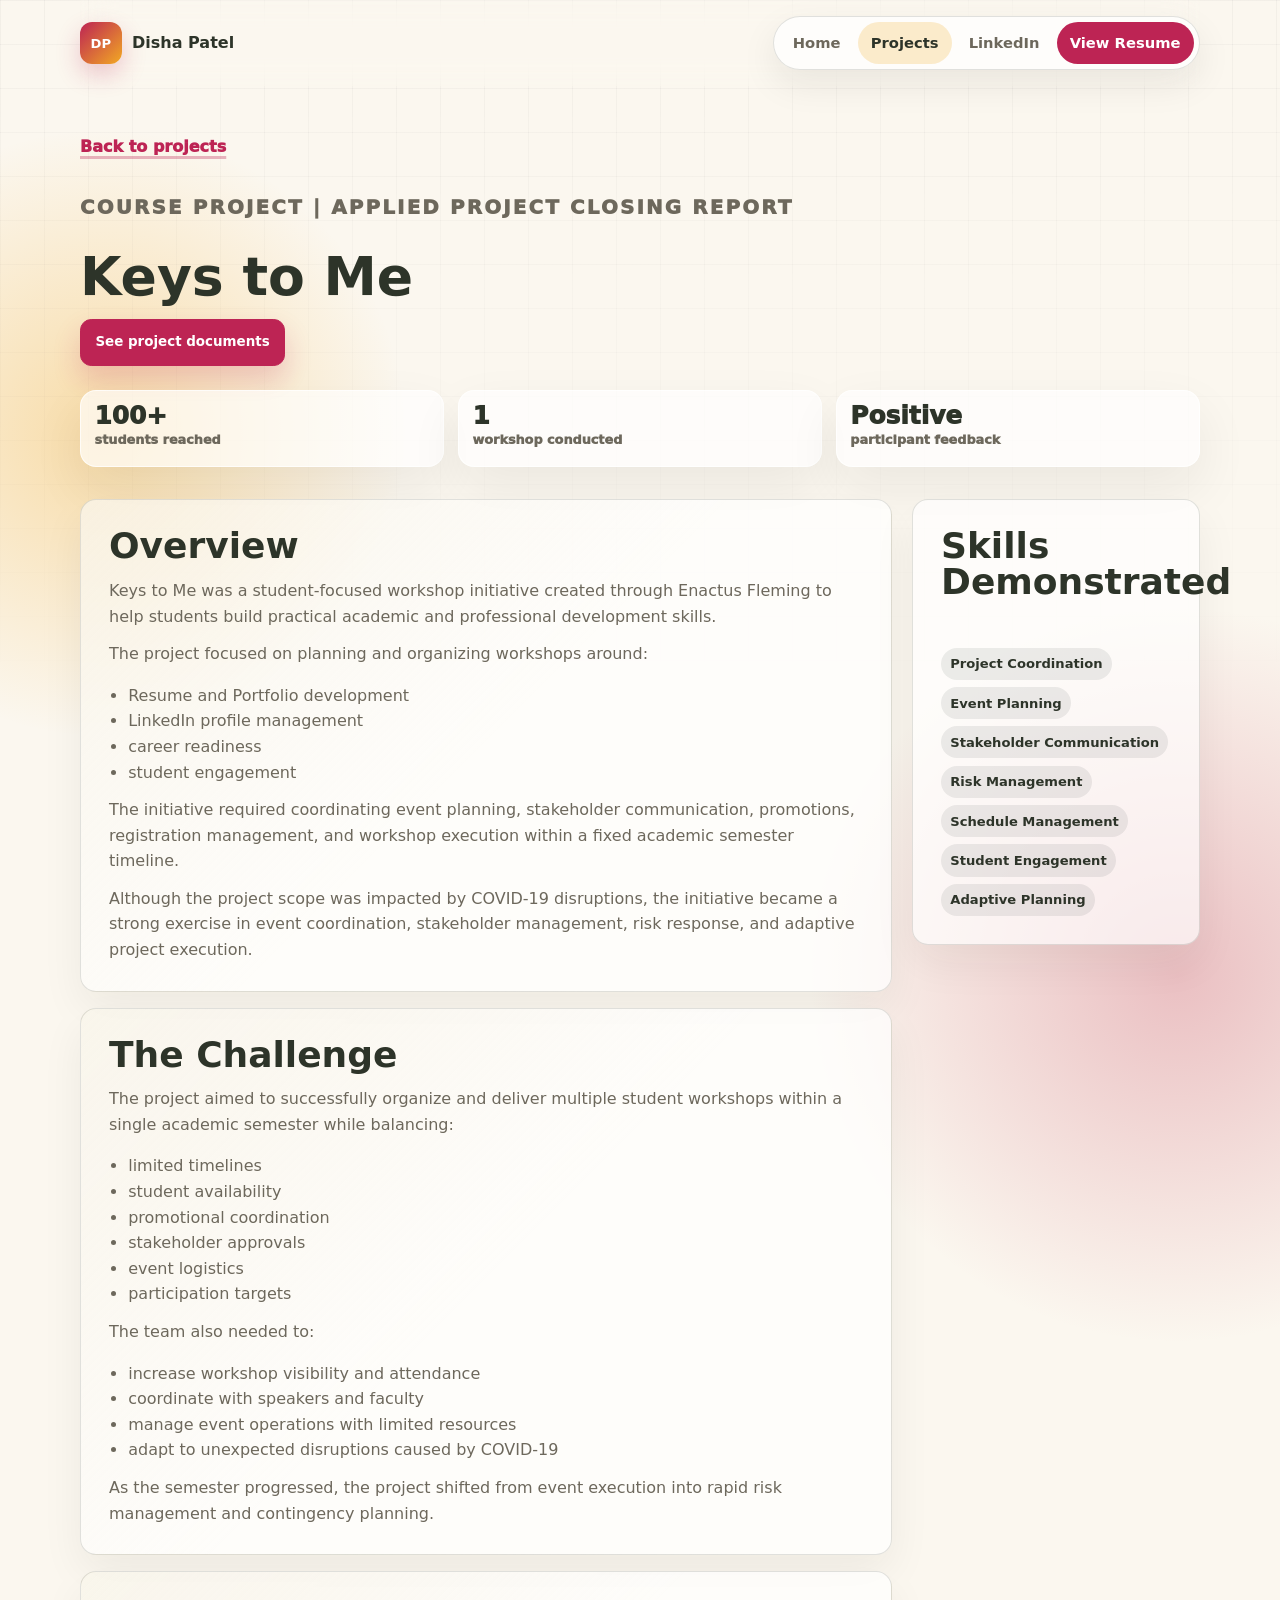
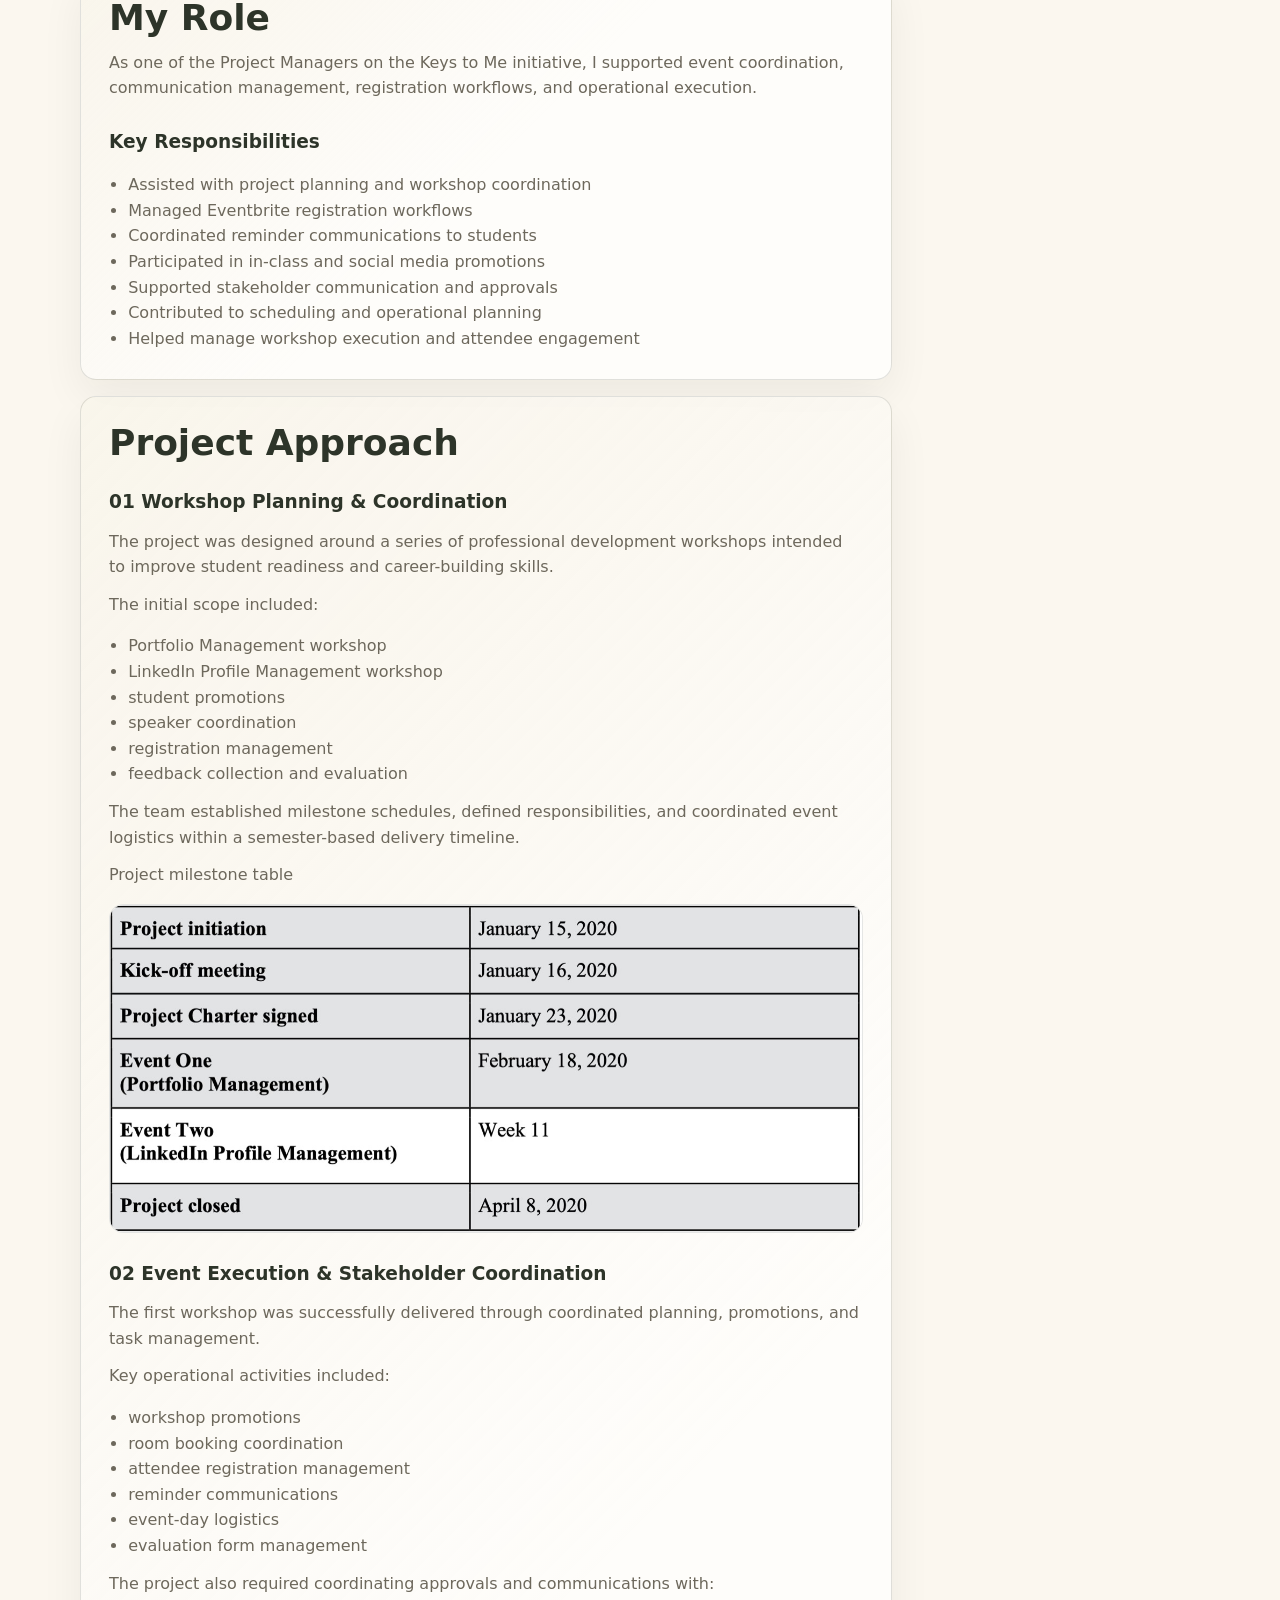
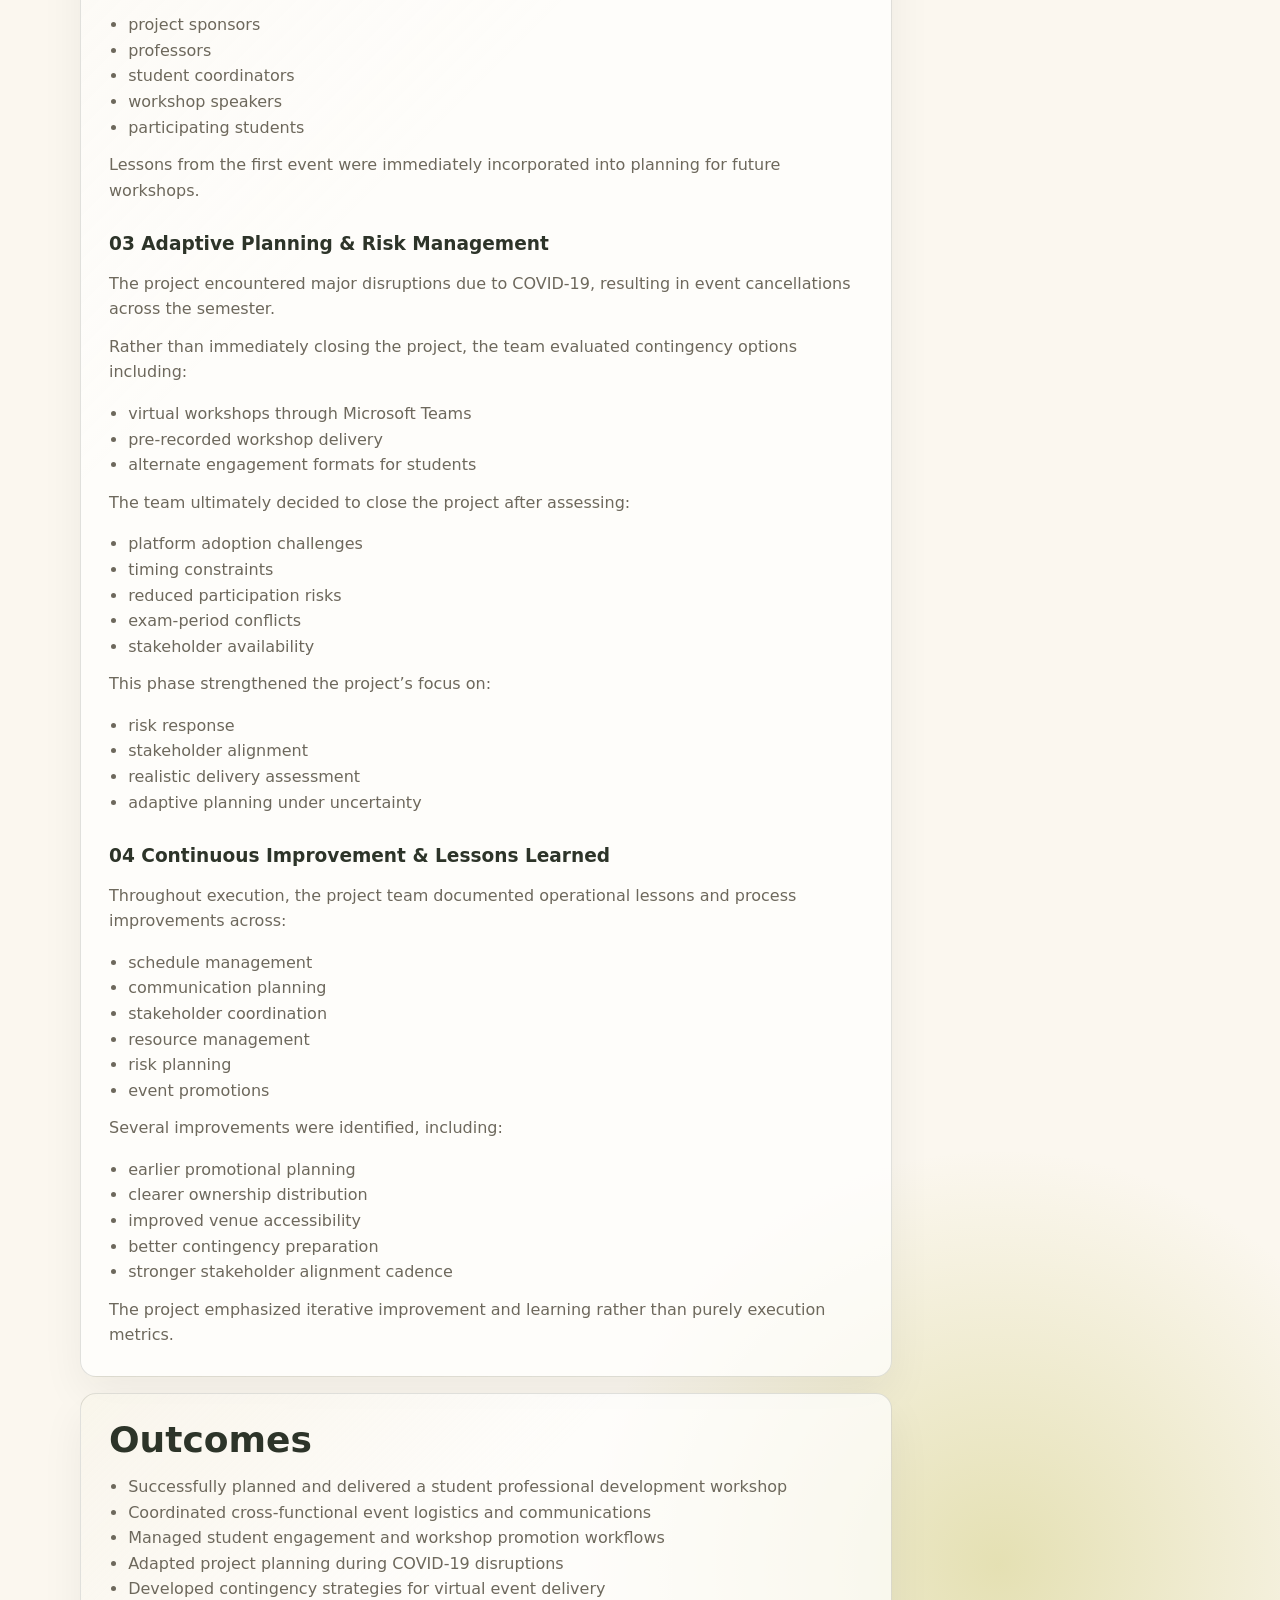
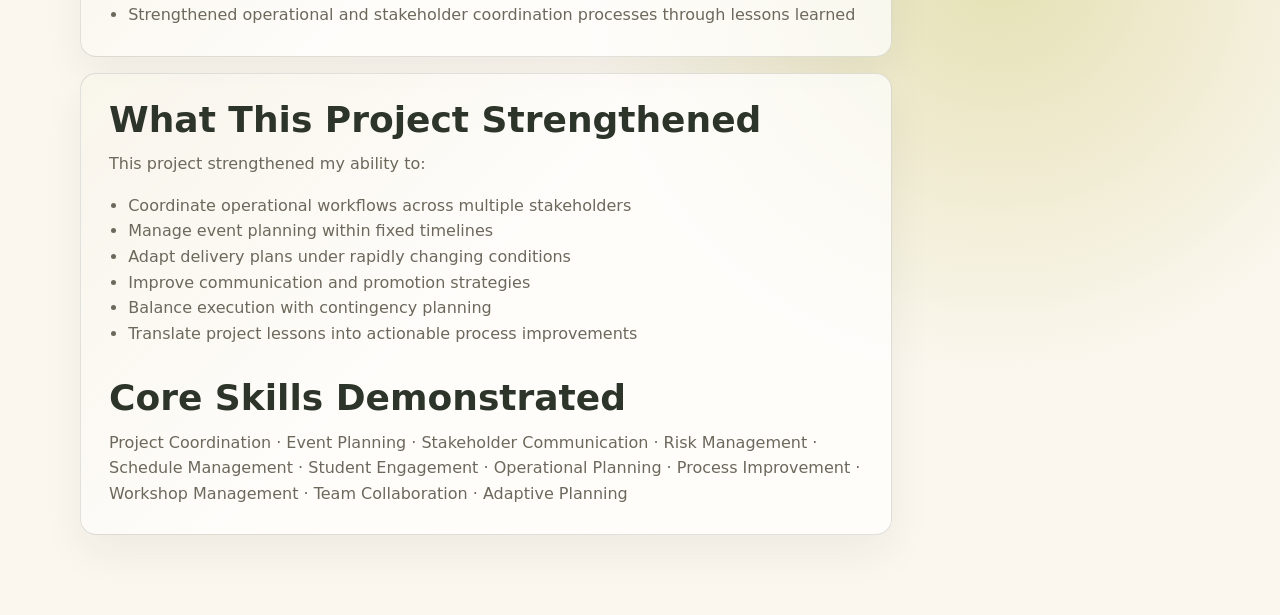
<file: project-keys-to-me.html>
<!DOCTYPE html>
<html lang="en">
  <head>
    <meta charset="UTF-8" />
    <meta name="viewport" content="width=device-width, initial-scale=1.0" />
    <title>Keys to Me | Disha Patel</title>
    <meta name="description" content="Keys to Me student workshop project case study by Disha Patel." />
    <link rel="stylesheet" href="styles.css" />
  </head>
  <body>
    <header class="site-header">
      <a class="brand" href="index.html" aria-label="Disha Patel portfolio home"><span class="brand-mark">DP</span><span>Disha Patel</span></a>
      <nav class="nav-links" aria-label="Main navigation">
        <a href="index.html">Home</a>
        <a href="projects.html" aria-current="page">Projects</a>
        <a href="https://www.linkedin.com/in/disha-patel2411" target="_blank" rel="noreferrer">LinkedIn</a>
        <a class="resume-link" href="https://drive.google.com/file/d/12Y6zNiB5UIRlaZbQJCzGtdRea8T6JCJ8/view?usp=share_link" target="_blank" rel="noreferrer">View Resume</a>
      </nav>
    </header>

    <main class="project-detail">
      <a class="back-link" href="projects.html">Back to projects</a>
      <section class="project-detail-hero">
        <p class="eyebrow">Course Project | Applied Project Closing Report</p>
        <h1>Keys to Me</h1>
        <a class="button primary" href="https://drive.google.com/drive/folders/1JJ6oV6yRhFuGpoSryuAxUyOcWDQWGwJJ?usp=share_link" target="_blank" rel="noreferrer">See project documents</a>
      </section>

      <section class="metric-showcase" aria-label="Project metrics">
        <article><strong>100+</strong><span>students reached</span></article>
        <article><strong>1</strong><span>workshop conducted</span></article>
        <article><strong>Positive</strong><span>participant feedback</span></article>
      </section>

      <section class="case-study-layout">
        <div class="case-study-main">
          <article class="document-flow content-box">
            <h2>Overview</h2>
            <p>
              Keys to Me was a student-focused workshop initiative created through Enactus
              Fleming to help students build practical academic and professional
              development skills.
            </p>
            <p>The project focused on planning and organizing workshops around:</p>
            <ul>
              <li>Resume and Portfolio development</li>
              <li>LinkedIn profile management</li>
              <li>career readiness</li>
              <li>student engagement</li>
            </ul>
            <p>
              The initiative required coordinating event planning, stakeholder
              communication, promotions, registration management, and workshop execution
              within a fixed academic semester timeline.
            </p>
            <p>
              Although the project scope was impacted by COVID-19 disruptions, the
              initiative became a strong exercise in event coordination, stakeholder
              management, risk response, and adaptive project execution.
            </p>
          </article>

          <article class="document-flow content-box">
            <h2>The Challenge</h2>
            <p>
              The project aimed to successfully organize and deliver multiple student
              workshops within a single academic semester while balancing:
            </p>
            <ul>
              <li>limited timelines</li>
              <li>student availability</li>
              <li>promotional coordination</li>
              <li>stakeholder approvals</li>
              <li>event logistics</li>
              <li>participation targets</li>
            </ul>
            <p>The team also needed to:</p>
            <ul>
              <li>increase workshop visibility and attendance</li>
              <li>coordinate with speakers and faculty</li>
              <li>manage event operations with limited resources</li>
              <li>adapt to unexpected disruptions caused by COVID-19</li>
            </ul>
            <p>
              As the semester progressed, the project shifted from event execution into
              rapid risk management and contingency planning.
            </p>
          </article>

          <article class="document-flow content-box">
            <h2>My Role</h2>
            <p>
              As one of the Project Managers on the Keys to Me initiative, I supported
              event coordination, communication management, registration workflows, and
              operational execution.
            </p>
            <h3>Key Responsibilities</h3>
            <ul>
              <li>Assisted with project planning and workshop coordination</li>
              <li>Managed Eventbrite registration workflows</li>
              <li>Coordinated reminder communications to students</li>
              <li>Participated in in-class and social media promotions</li>
              <li>Supported stakeholder communication and approvals</li>
              <li>Contributed to scheduling and operational planning</li>
              <li>Helped manage workshop execution and attendee engagement</li>
            </ul>
          </article>

          <article class="document-flow content-box">
            <h2>Project Approach</h2>
            <h3>01 Workshop Planning & Coordination</h3>
            <p>
              The project was designed around a series of professional development
              workshops intended to improve student readiness and career-building skills.
            </p>
            <p>The initial scope included:</p>
            <ul>
              <li>Portfolio Management workshop</li>
              <li>LinkedIn Profile Management workshop</li>
              <li>student promotions</li>
              <li>speaker coordination</li>
              <li>registration management</li>
              <li>feedback collection and evaluation</li>
            </ul>
            <p>
              The team established milestone schedules, defined responsibilities, and
              coordinated event logistics within a semester-based delivery timeline.
            </p>
            <p>Project milestone table</p>
            <figure class="doc-visual">
              <img src="assets/project-images/keys-to-me-timeline.jpg" alt="Project milestone table" />
            </figure>

            <h3>02 Event Execution & Stakeholder Coordination</h3>
            <p>
              The first workshop was successfully delivered through coordinated planning,
              promotions, and task management.
            </p>
            <p>Key operational activities included:</p>
            <ul>
              <li>workshop promotions</li>
              <li>room booking coordination</li>
              <li>attendee registration management</li>
              <li>reminder communications</li>
              <li>event-day logistics</li>
              <li>evaluation form management</li>
            </ul>
            <p>The project also required coordinating approvals and communications with:</p>
            <ul>
              <li>project sponsors</li>
              <li>professors</li>
              <li>student coordinators</li>
              <li>workshop speakers</li>
              <li>participating students</li>
            </ul>
            <p>
              Lessons from the first event were immediately incorporated into planning for
              future workshops.
            </p>

            <h3>03 Adaptive Planning & Risk Management</h3>
            <p>
              The project encountered major disruptions due to COVID-19, resulting in event
              cancellations across the semester.
            </p>
            <p>Rather than immediately closing the project, the team evaluated contingency options including:</p>
            <ul>
              <li>virtual workshops through Microsoft Teams</li>
              <li>pre-recorded workshop delivery</li>
              <li>alternate engagement formats for students</li>
            </ul>
            <p>The team ultimately decided to close the project after assessing:</p>
            <ul>
              <li>platform adoption challenges</li>
              <li>timing constraints</li>
              <li>reduced participation risks</li>
              <li>exam-period conflicts</li>
              <li>stakeholder availability</li>
            </ul>
            <p>This phase strengthened the project’s focus on:</p>
            <ul>
              <li>risk response</li>
              <li>stakeholder alignment</li>
              <li>realistic delivery assessment</li>
              <li>adaptive planning under uncertainty</li>
            </ul>

            <h3>04 Continuous Improvement & Lessons Learned</h3>
            <p>
              Throughout execution, the project team documented operational lessons and
              process improvements across:
            </p>
            <ul>
              <li>schedule management</li>
              <li>communication planning</li>
              <li>stakeholder coordination</li>
              <li>resource management</li>
              <li>risk planning</li>
              <li>event promotions</li>
            </ul>
            <p>Several improvements were identified, including:</p>
            <ul>
              <li>earlier promotional planning</li>
              <li>clearer ownership distribution</li>
              <li>improved venue accessibility</li>
              <li>better contingency preparation</li>
              <li>stronger stakeholder alignment cadence</li>
            </ul>
            <p>
              The project emphasized iterative improvement and learning rather than purely
              execution metrics.
            </p>
          </article>

          <article class="document-flow content-box">
            <h2>Outcomes</h2>
            <ul>
              <li>Successfully planned and delivered a student professional development workshop</li>
              <li>Coordinated cross-functional event logistics and communications</li>
              <li>Managed student engagement and workshop promotion workflows</li>
              <li>Adapted project planning during COVID-19 disruptions</li>
              <li>Developed contingency strategies for virtual event delivery</li>
              <li>Strengthened operational and stakeholder coordination processes through lessons learned</li>
            </ul>
          </article>

          <article class="document-flow content-box">
            <h2>What This Project Strengthened</h2>
            <p>This project strengthened my ability to:</p>
            <ul>
              <li>Coordinate operational workflows across multiple stakeholders</li>
              <li>Manage event planning within fixed timelines</li>
              <li>Adapt delivery plans under rapidly changing conditions</li>
              <li>Improve communication and promotion strategies</li>
              <li>Balance execution with contingency planning</li>
              <li>Translate project lessons into actionable process improvements</li>
            </ul>

            <h2>Core Skills Demonstrated</h2>
            <p>
              Project Coordination · Event Planning · Stakeholder Communication · Risk
              Management · Schedule Management · Student Engagement · Operational
              Planning · Process Improvement · Workshop Management · Team Collaboration ·
              Adaptive Planning
            </p>
          </article>
        </div>
        <aside class="case-study-side">
          <h2>Skills Demonstrated</h2>
          <div class="tags">
            <span>Project Coordination</span>
            <span>Event Planning</span>
            <span>Stakeholder Communication</span>
            <span>Risk Management</span>
            <span>Schedule Management</span>
            <span>Student Engagement</span>
            <span>Adaptive Planning</span>
          </div>
        </aside>
      </section>
    </main>
  </body>
</html>
</file>
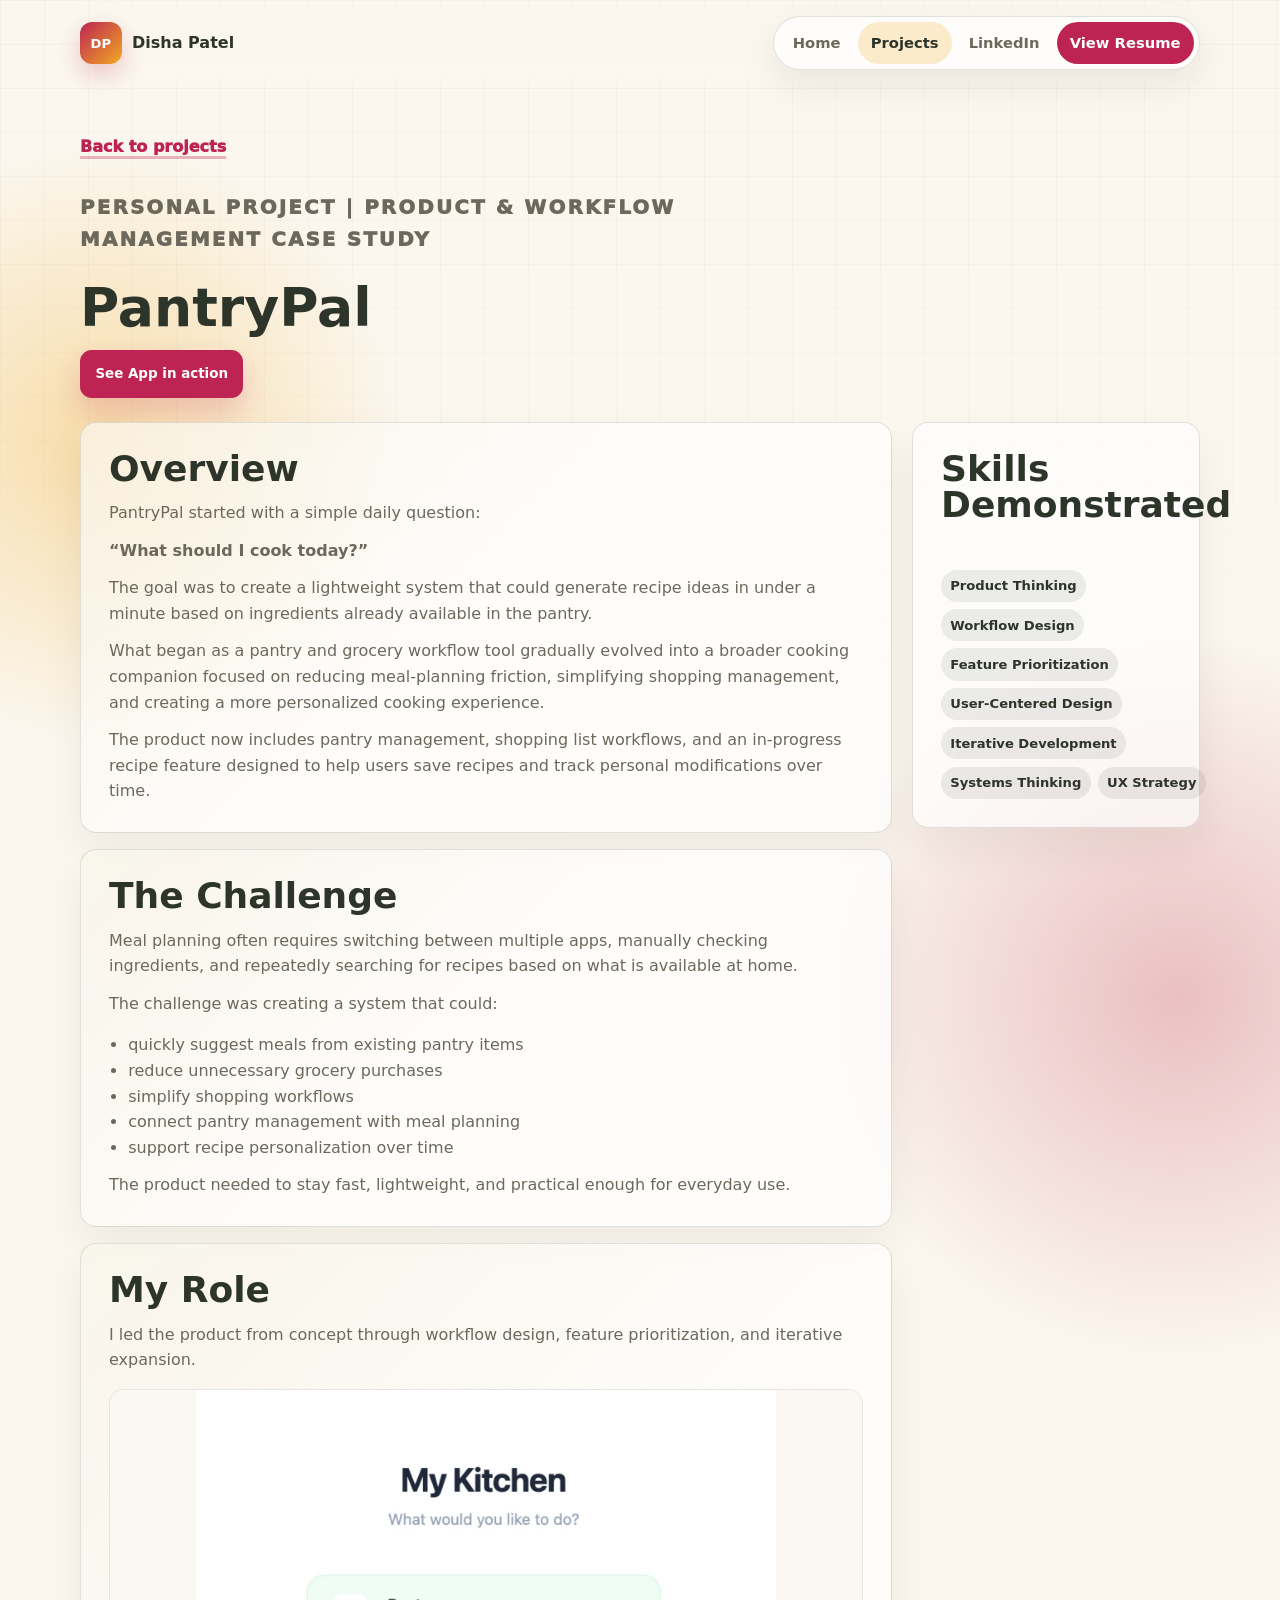
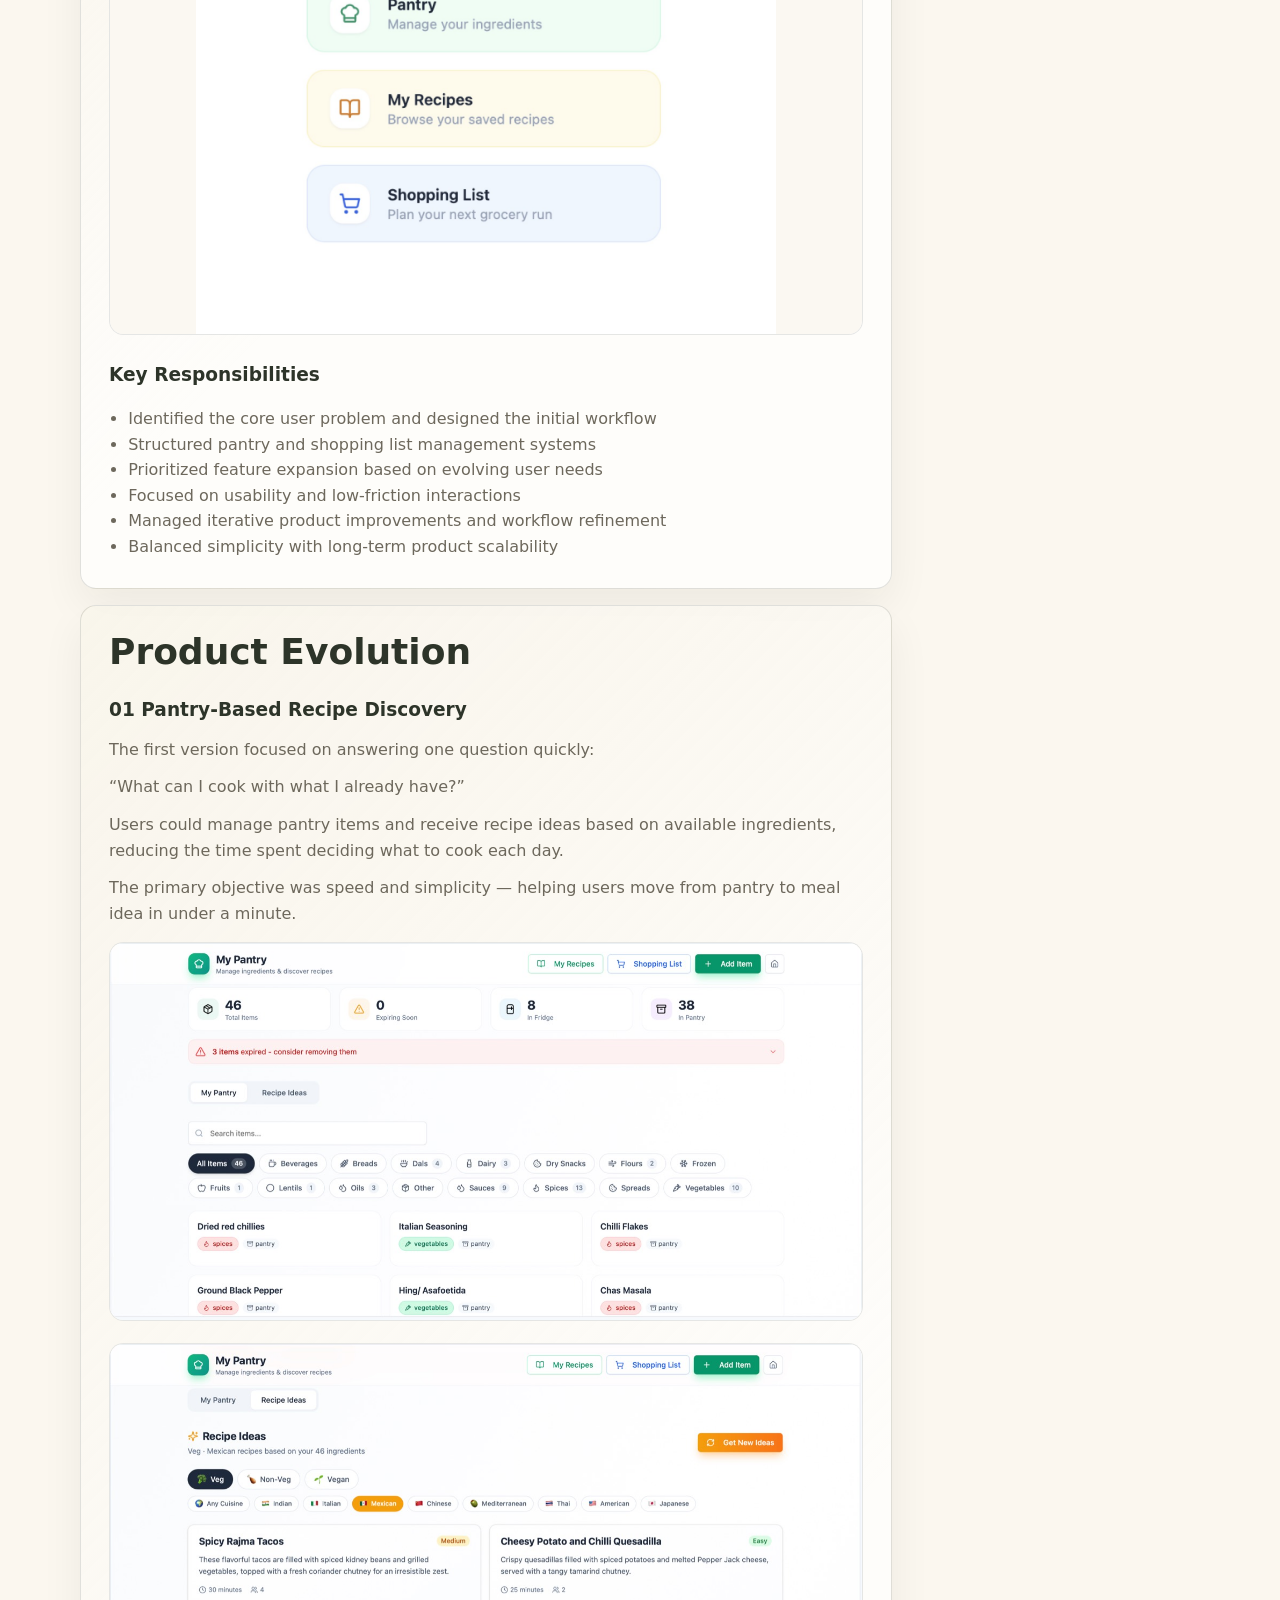
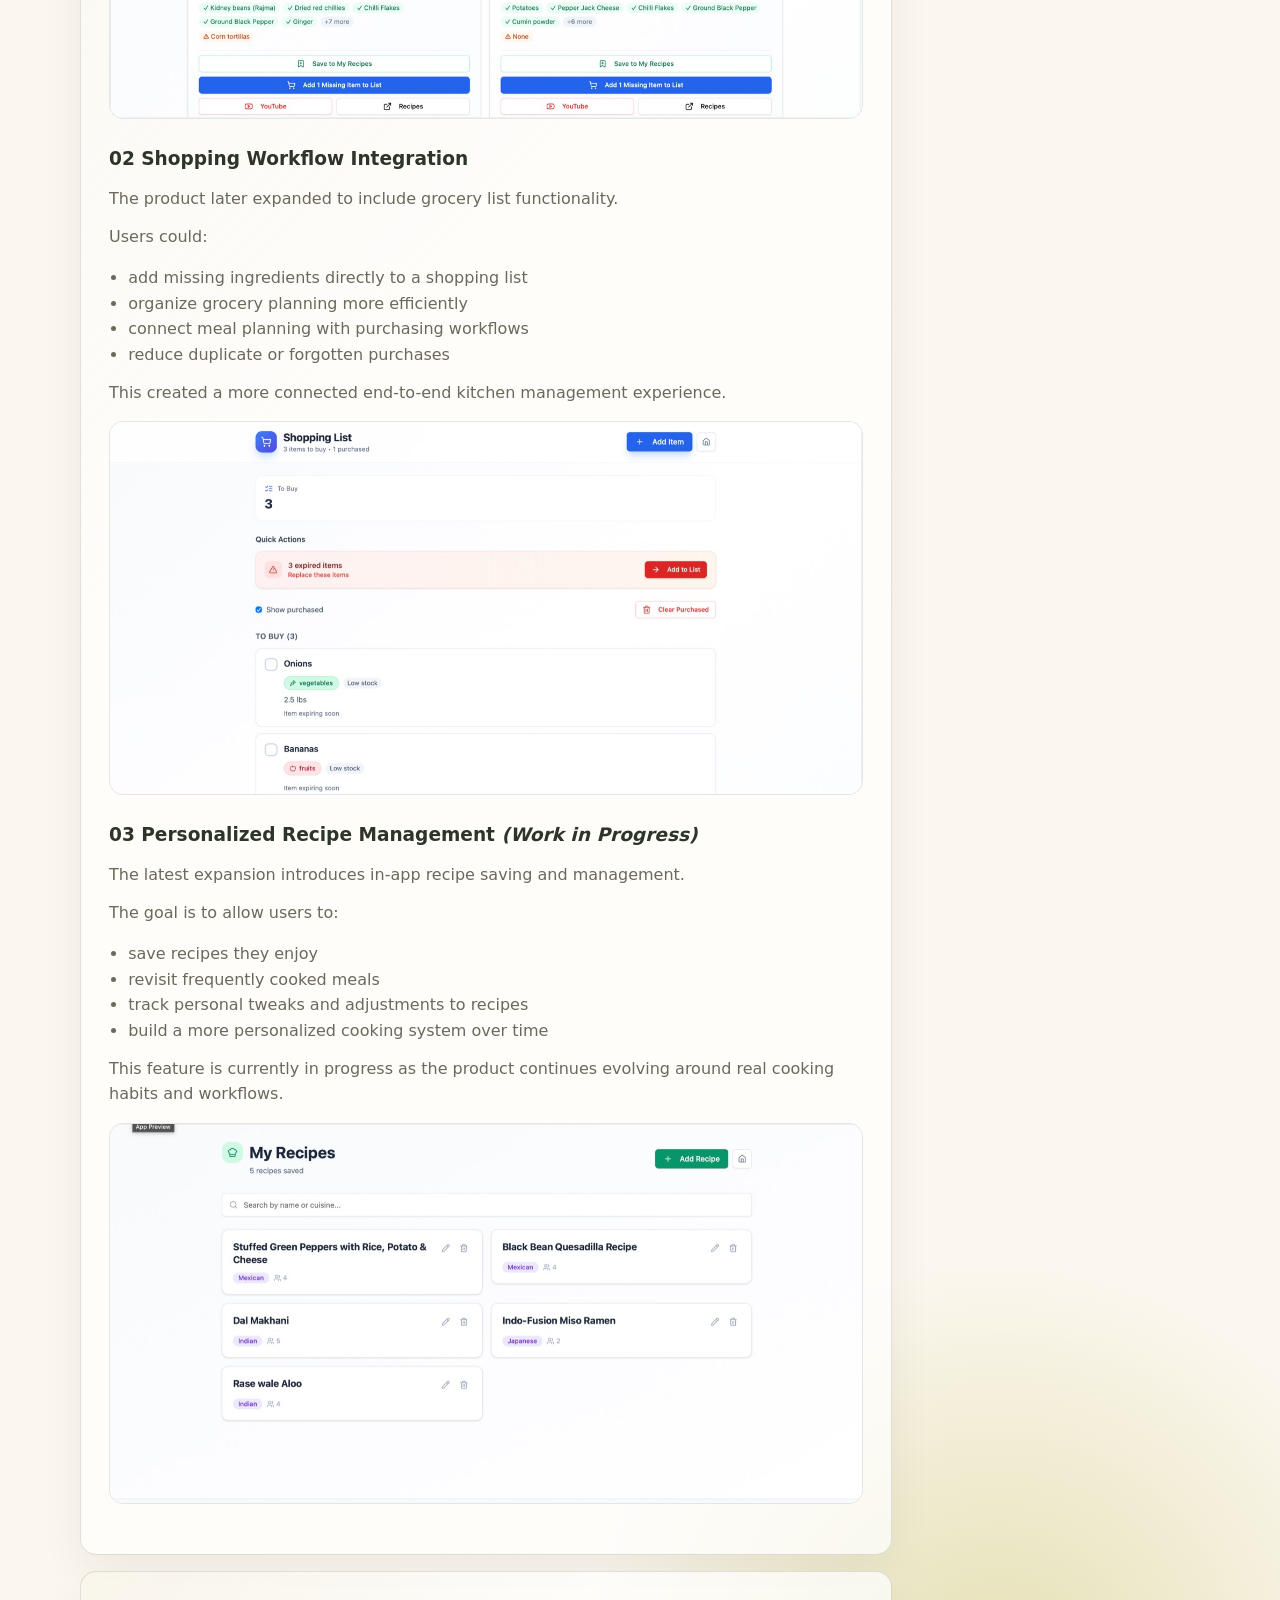
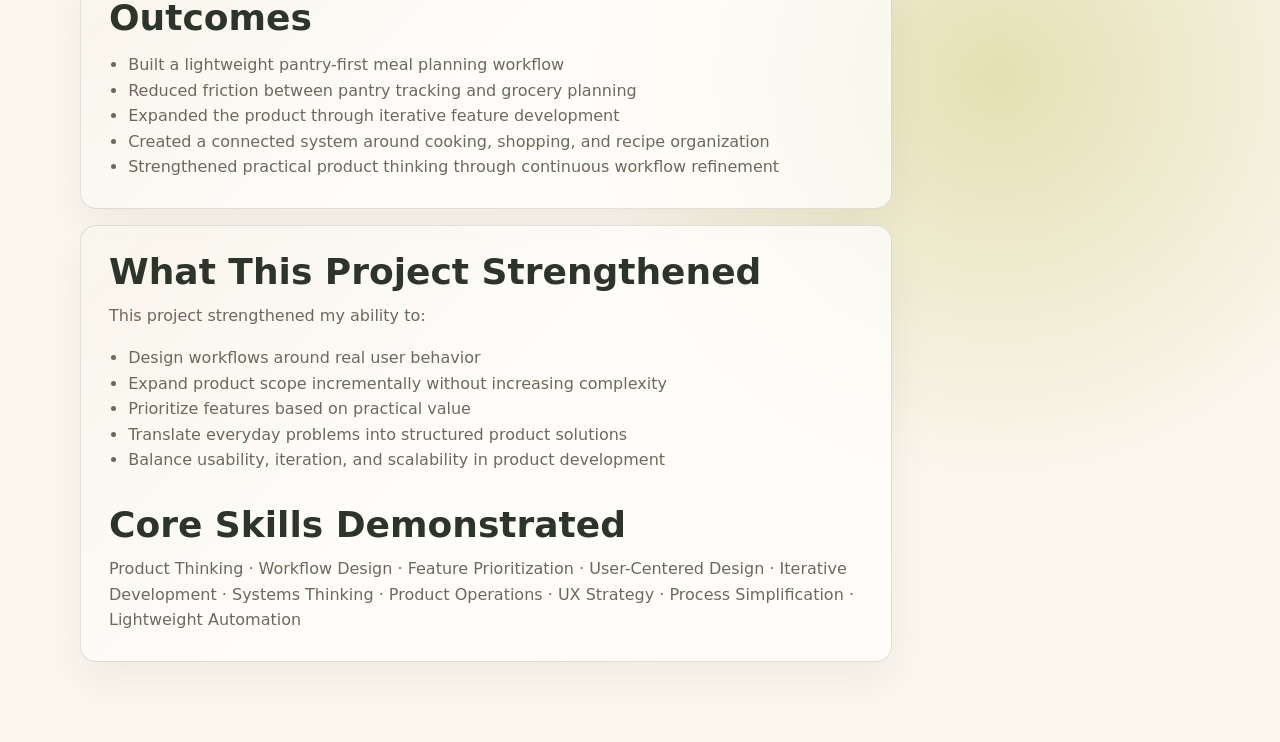
<file: project-pantry-pal.html>
<!DOCTYPE html>
<html lang="en">
  <head>
    <meta charset="UTF-8" />
    <meta name="viewport" content="width=device-width, initial-scale=1.0" />
    <title>PantryPal | Disha Patel</title>
    <meta name="description" content="PantryPal product and workflow management case study by Disha Patel." />
    <link rel="stylesheet" href="styles.css" />
  </head>
  <body>
    <header class="site-header">
      <a class="brand" href="index.html" aria-label="Disha Patel portfolio home"><span class="brand-mark">DP</span><span>Disha Patel</span></a>
      <nav class="nav-links" aria-label="Main navigation">
        <a href="index.html">Home</a>
        <a href="projects.html" aria-current="page">Projects</a>
        <a href="https://www.linkedin.com/in/disha-patel2411" target="_blank" rel="noreferrer">LinkedIn</a>
        <a class="resume-link" href="https://drive.google.com/file/d/12Y6zNiB5UIRlaZbQJCzGtdRea8T6JCJ8/view?usp=share_link" target="_blank" rel="noreferrer">View Resume</a>
      </nav>
    </header>

    <main class="project-detail">
      <a class="back-link" href="projects.html">Back to projects</a>
      <section class="project-detail-hero">
        <p class="eyebrow">Personal Project | Product & Workflow Management Case Study</p>
        <h1>PantryPal</h1>
        <a class="button primary" href="https://pantry-pal-48809fe8.base44.app" target="_blank" rel="noreferrer">See App in action</a>
      </section>

      <section class="case-study-layout">
        <div class="case-study-main">
          <article class="document-flow content-box">
            <h2>Overview</h2>
            <p>PantryPal started with a simple daily question:</p>
            <p><strong>“What should I cook today?”</strong></p>
            <p>
              The goal was to create a lightweight system that could generate recipe ideas
              in under a minute based on ingredients already available in the pantry.
            </p>
            <p>
              What began as a pantry and grocery workflow tool gradually evolved into a
              broader cooking companion focused on reducing meal-planning friction,
              simplifying shopping management, and creating a more personalized cooking
              experience.
            </p>
            <p>
              The product now includes pantry management, shopping list workflows, and an
              in-progress recipe feature designed to help users save recipes and track
              personal modifications over time.
            </p>
          </article>

          <article class="document-flow content-box">
            <h2>The Challenge</h2>
            <p>
              Meal planning often requires switching between multiple apps, manually
              checking ingredients, and repeatedly searching for recipes based on what
              is available at home.
            </p>
            <p>The challenge was creating a system that could:</p>
            <ul>
              <li>quickly suggest meals from existing pantry items</li>
              <li>reduce unnecessary grocery purchases</li>
              <li>simplify shopping workflows</li>
              <li>connect pantry management with meal planning</li>
              <li>support recipe personalization over time</li>
            </ul>
            <p>The product needed to stay fast, lightweight, and practical enough for everyday use.</p>
          </article>

          <article class="document-flow content-box">
            <h2>My Role</h2>
            <p>
              I led the product from concept through workflow design, feature
              prioritization, and iterative expansion.
            </p>
            <figure class="doc-visual wide-visual">
              <img src="assets/project-images/pantry-pal-overview.jpg" alt="PantryPal project image" />
            </figure>
            <h3>Key Responsibilities</h3>
            <ul>
              <li>Identified the core user problem and designed the initial workflow</li>
              <li>Structured pantry and shopping list management systems</li>
              <li>Prioritized feature expansion based on evolving user needs</li>
              <li>Focused on usability and low-friction interactions</li>
              <li>Managed iterative product improvements and workflow refinement</li>
              <li>Balanced simplicity with long-term product scalability</li>
            </ul>
          </article>

          <article class="document-flow content-box">
            <h2>Product Evolution</h2>
            <h3>01 Pantry-Based Recipe Discovery</h3>
            <p>The first version focused on answering one question quickly:</p>
            <p>“What can I cook with what I already have?”</p>
            <p>
              Users could manage pantry items and receive recipe ideas based on available
              ingredients, reducing the time spent deciding what to cook each day.
            </p>
            <p>
              The primary objective was speed and simplicity — helping users move from
              pantry to meal idea in under a minute.
            </p>
            <figure class="doc-visual">
              <img src="assets/project-images/pantry-pal-discovery-1.jpg" alt="PantryPal pantry-based recipe discovery screen" />
            </figure>
            <figure class="doc-visual">
              <img src="assets/project-images/pantry-pal-discovery-2.jpg" alt="PantryPal recipe suggestion screen" />
            </figure>
            <h3>02 Shopping Workflow Integration</h3>
            <p>The product later expanded to include grocery list functionality.</p>
            <p>Users could:</p>
            <ul>
              <li>add missing ingredients directly to a shopping list</li>
              <li>organize grocery planning more efficiently</li>
              <li>connect meal planning with purchasing workflows</li>
              <li>reduce duplicate or forgotten purchases</li>
            </ul>
            <p>This created a more connected end-to-end kitchen management experience.</p>
            <figure class="doc-visual">
              <img src="assets/project-images/pantry-pal-shopping.jpg" alt="PantryPal shopping workflow screen" />
            </figure>
            <h3>03 Personalized Recipe Management <em>(Work in Progress)</em></h3>
            <p>The latest expansion introduces in-app recipe saving and management.</p>
            <p>The goal is to allow users to:</p>
            <ul>
              <li>save recipes they enjoy</li>
              <li>revisit frequently cooked meals</li>
              <li>track personal tweaks and adjustments to recipes</li>
              <li>build a more personalized cooking system over time</li>
            </ul>
            <p>
              This feature is currently in progress as the product continues evolving
              around real cooking habits and workflows.
            </p>
            <figure class="doc-visual">
              <img src="assets/project-images/pantry-pal-recipes.jpg" alt="PantryPal saved recipe management screen" />
            </figure>
          </article>

          <article class="document-flow content-box">
            <h2>Outcomes</h2>
            <ul>
              <li>Built a lightweight pantry-first meal planning workflow</li>
              <li>Reduced friction between pantry tracking and grocery planning</li>
              <li>Expanded the product through iterative feature development</li>
              <li>Created a connected system around cooking, shopping, and recipe organization</li>
              <li>Strengthened practical product thinking through continuous workflow refinement</li>
            </ul>
          </article>

          <article class="document-flow content-box">
            <h2>What This Project Strengthened</h2>
            <p>This project strengthened my ability to:</p>
            <ul>
              <li>Design workflows around real user behavior</li>
              <li>Expand product scope incrementally without increasing complexity</li>
              <li>Prioritize features based on practical value</li>
              <li>Translate everyday problems into structured product solutions</li>
              <li>Balance usability, iteration, and scalability in product development</li>
            </ul>

            <h2>Core Skills Demonstrated</h2>
            <p>
              Product Thinking · Workflow Design · Feature Prioritization ·
              User-Centered Design · Iterative Development · Systems Thinking · Product
              Operations · UX Strategy · Process Simplification · Lightweight Automation
            </p>
          </article>
        </div>
        <aside class="case-study-side">
          <h2>Skills Demonstrated</h2>
          <div class="tags">
            <span>Product Thinking</span>
            <span>Workflow Design</span>
            <span>Feature Prioritization</span>
            <span>User-Centered Design</span>
            <span>Iterative Development</span>
            <span>Systems Thinking</span>
            <span>UX Strategy</span>
          </div>
        </aside>
      </section>
    </main>
  </body>
</html>
</file>
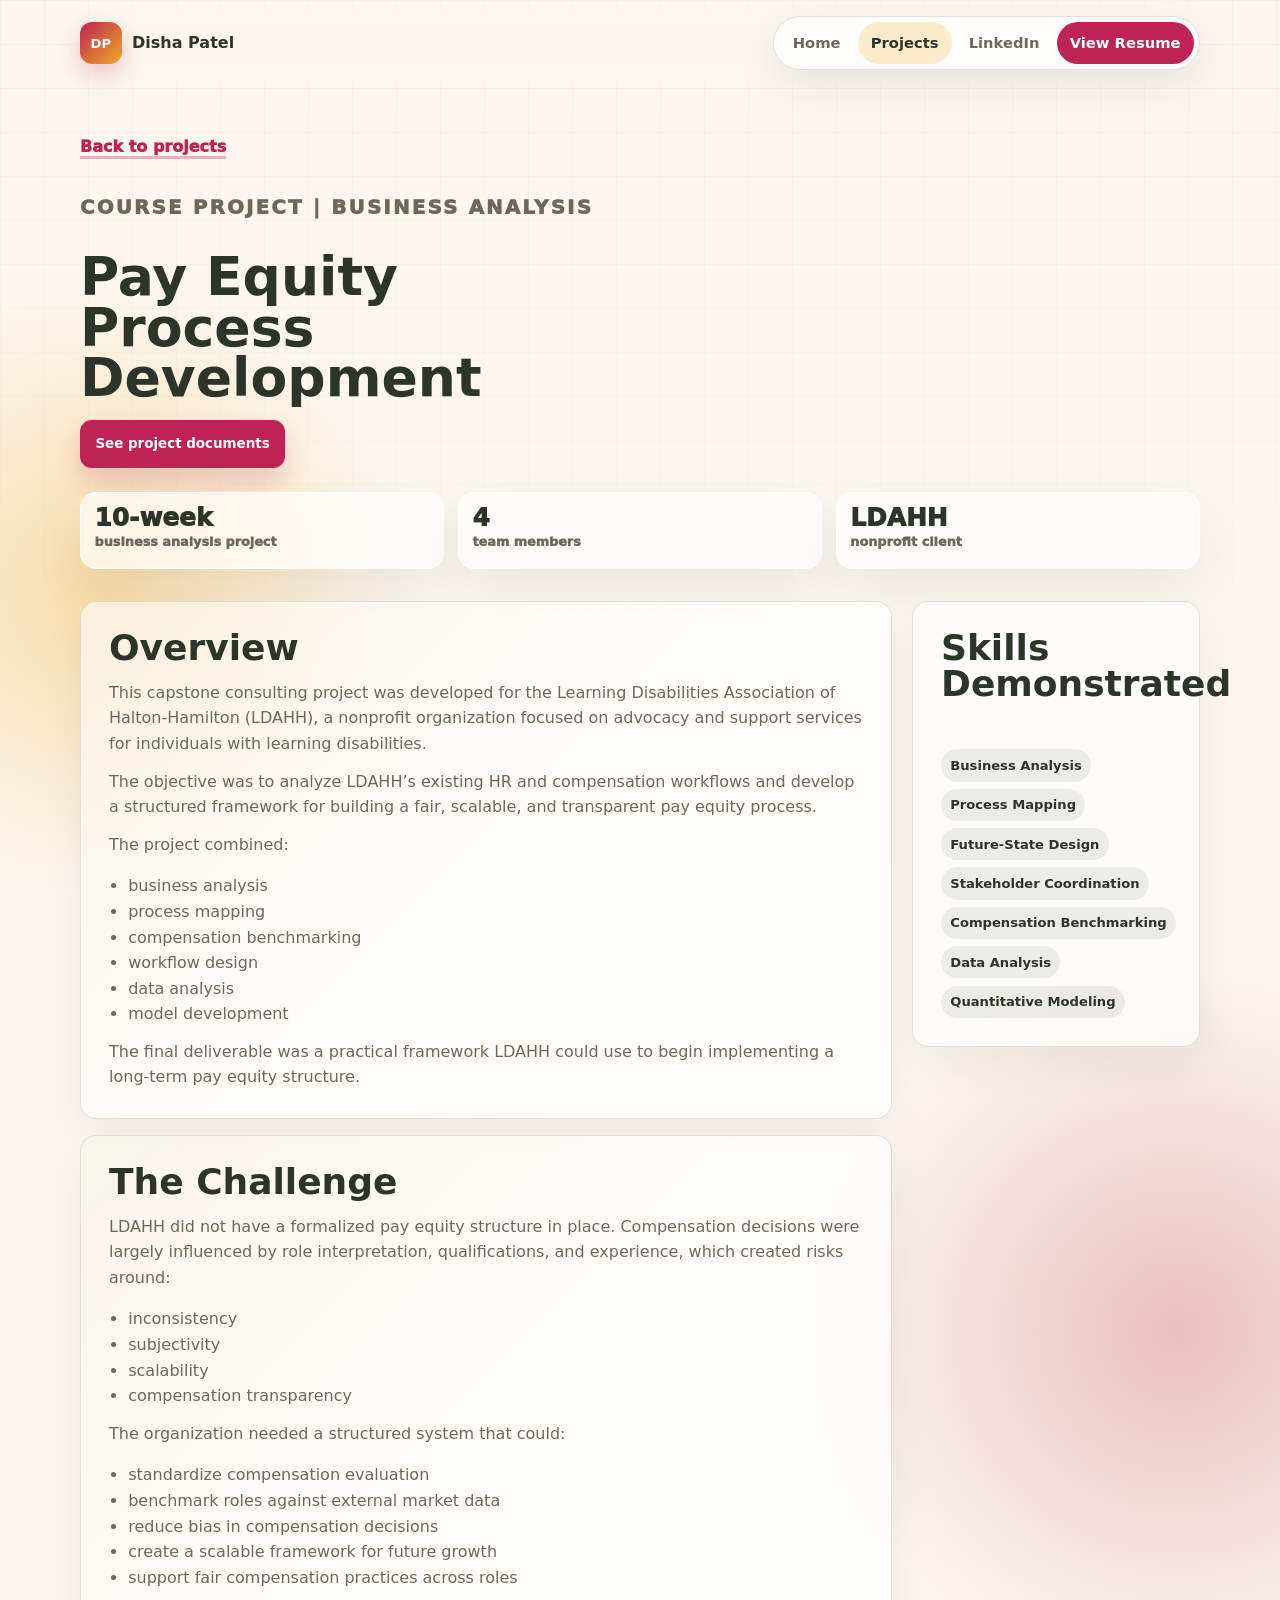
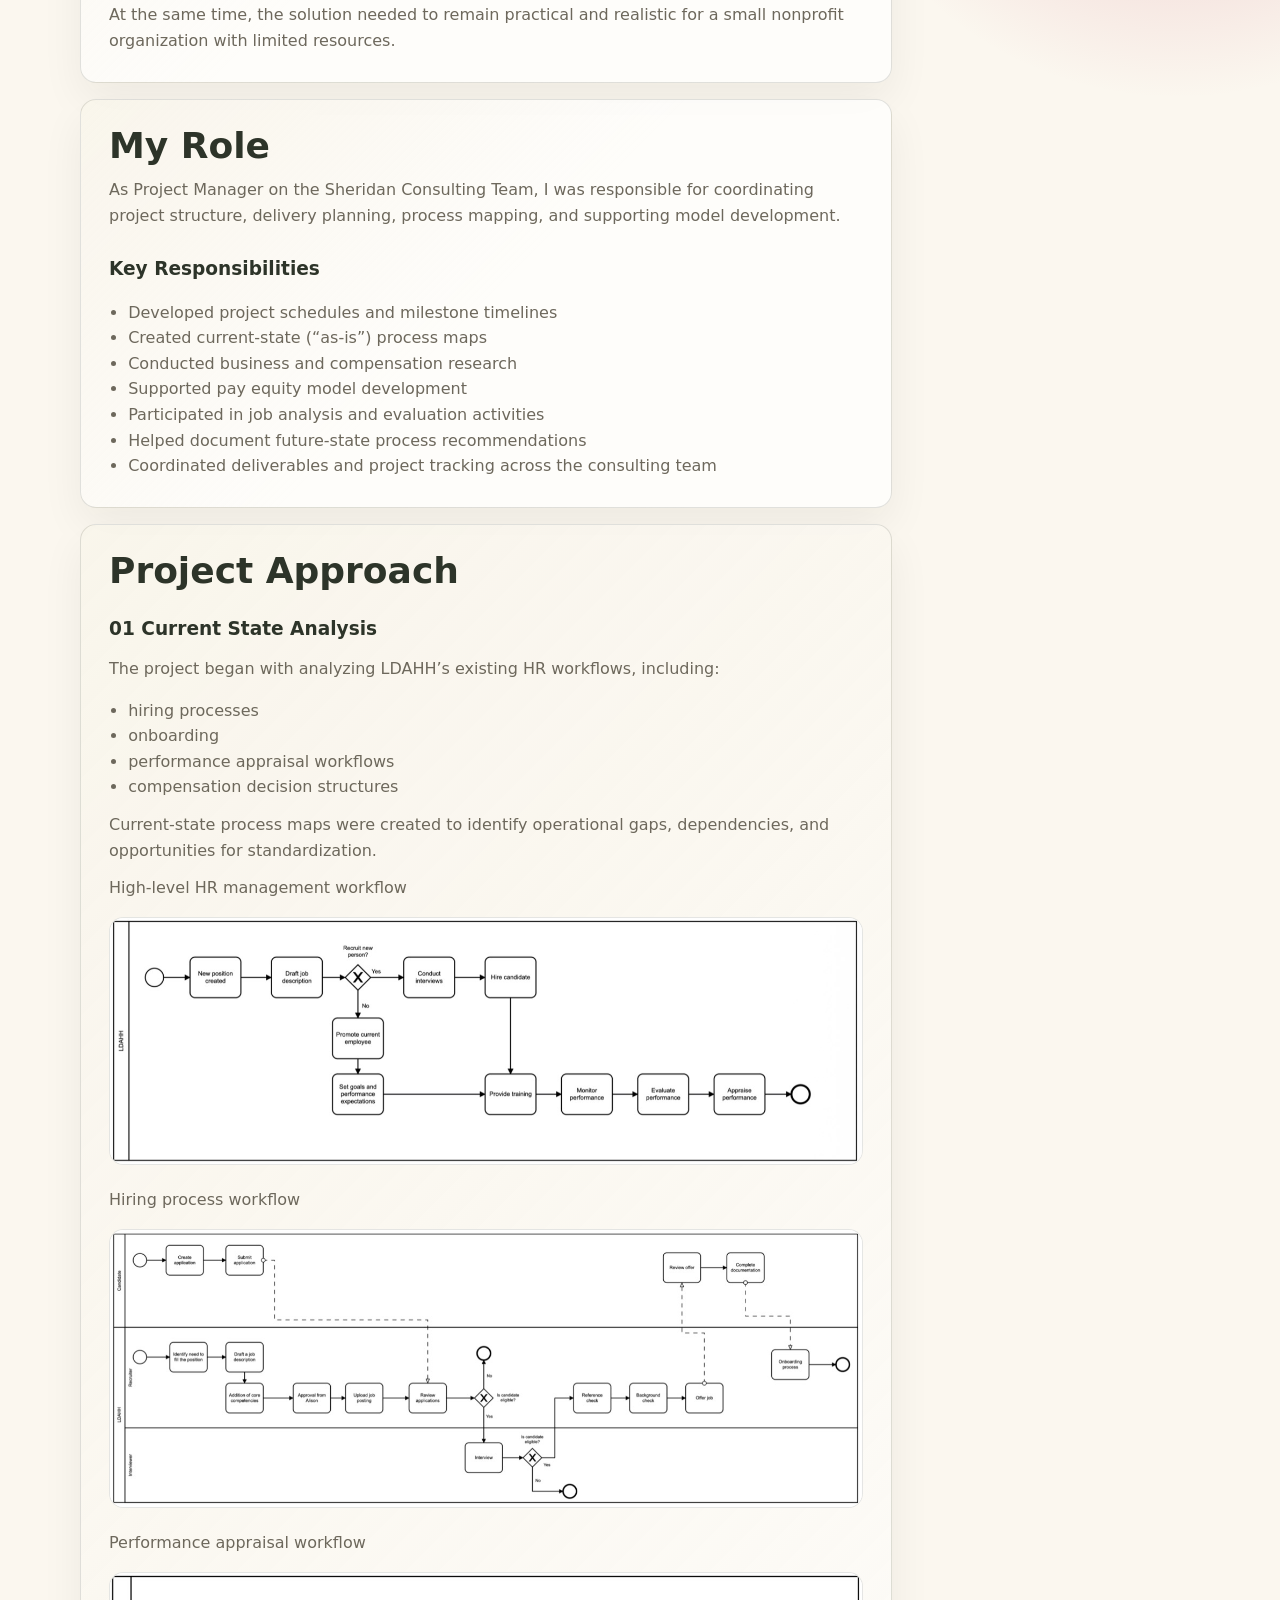
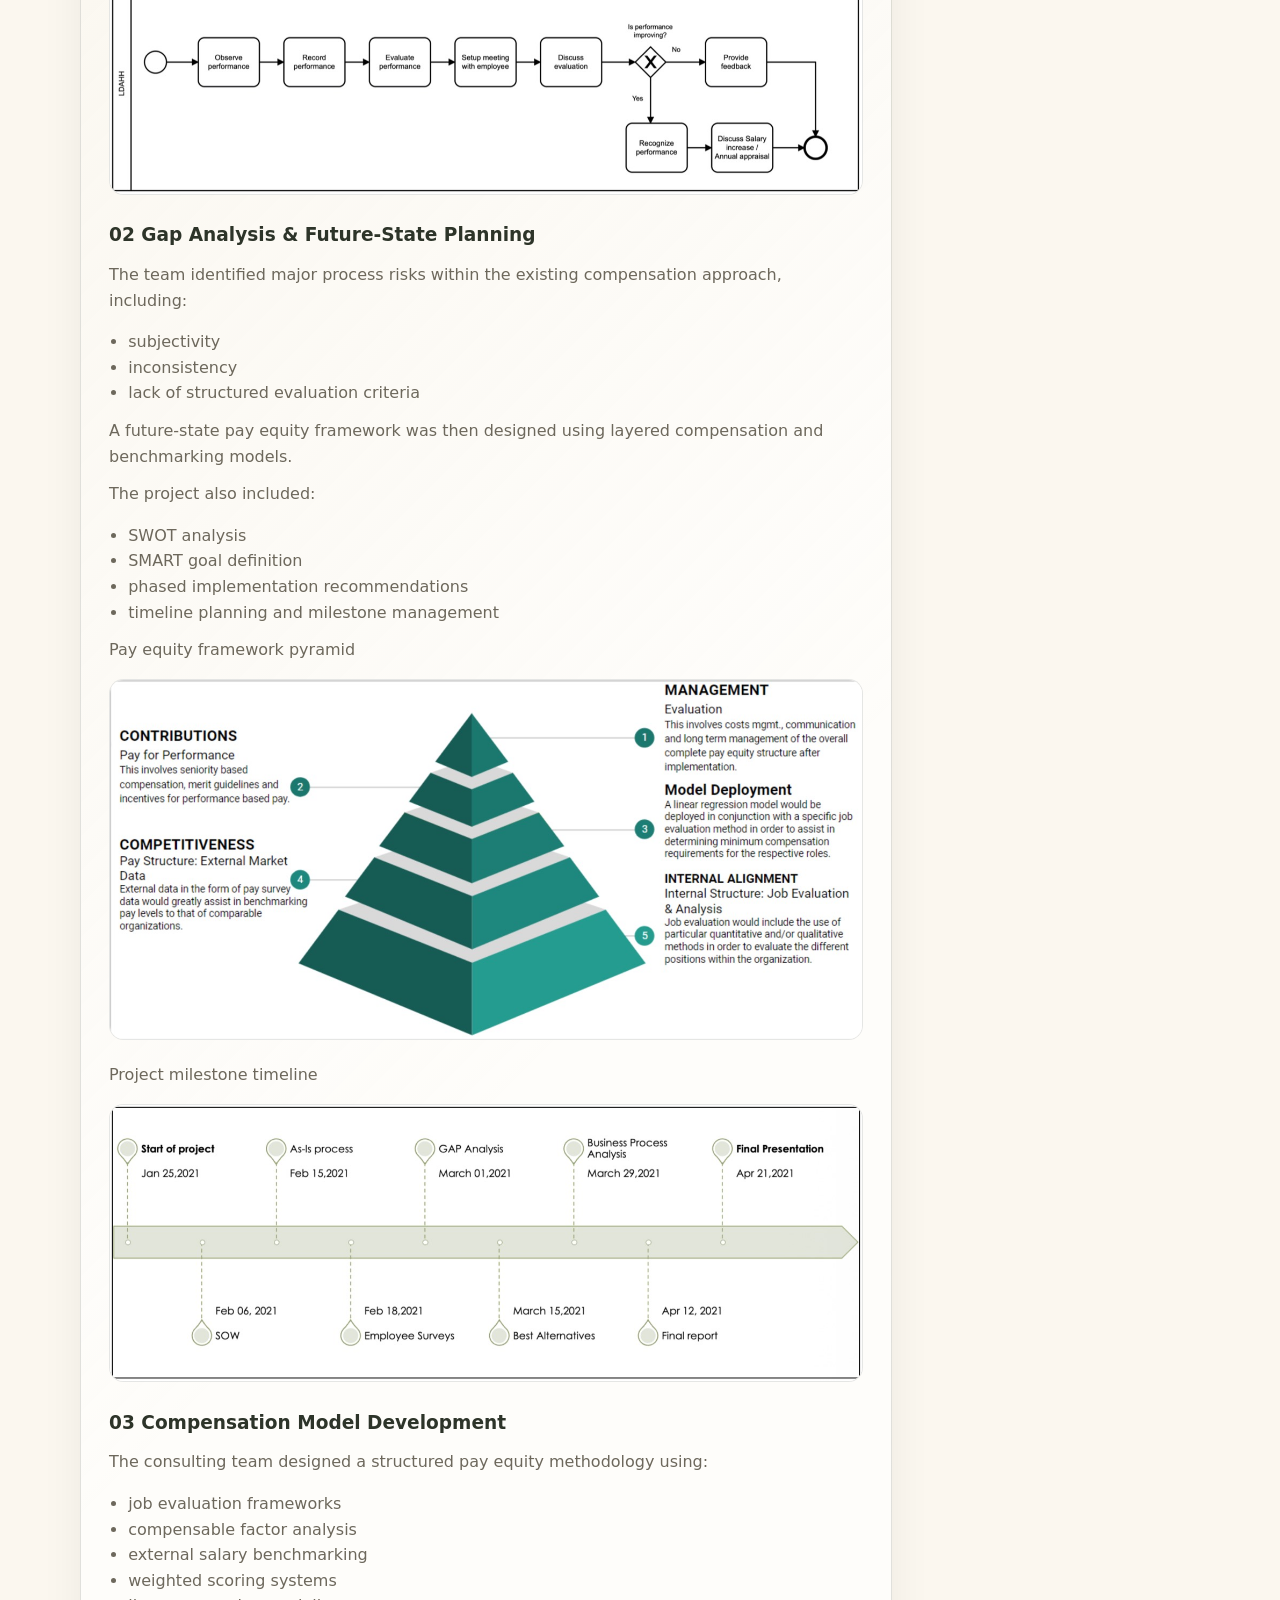
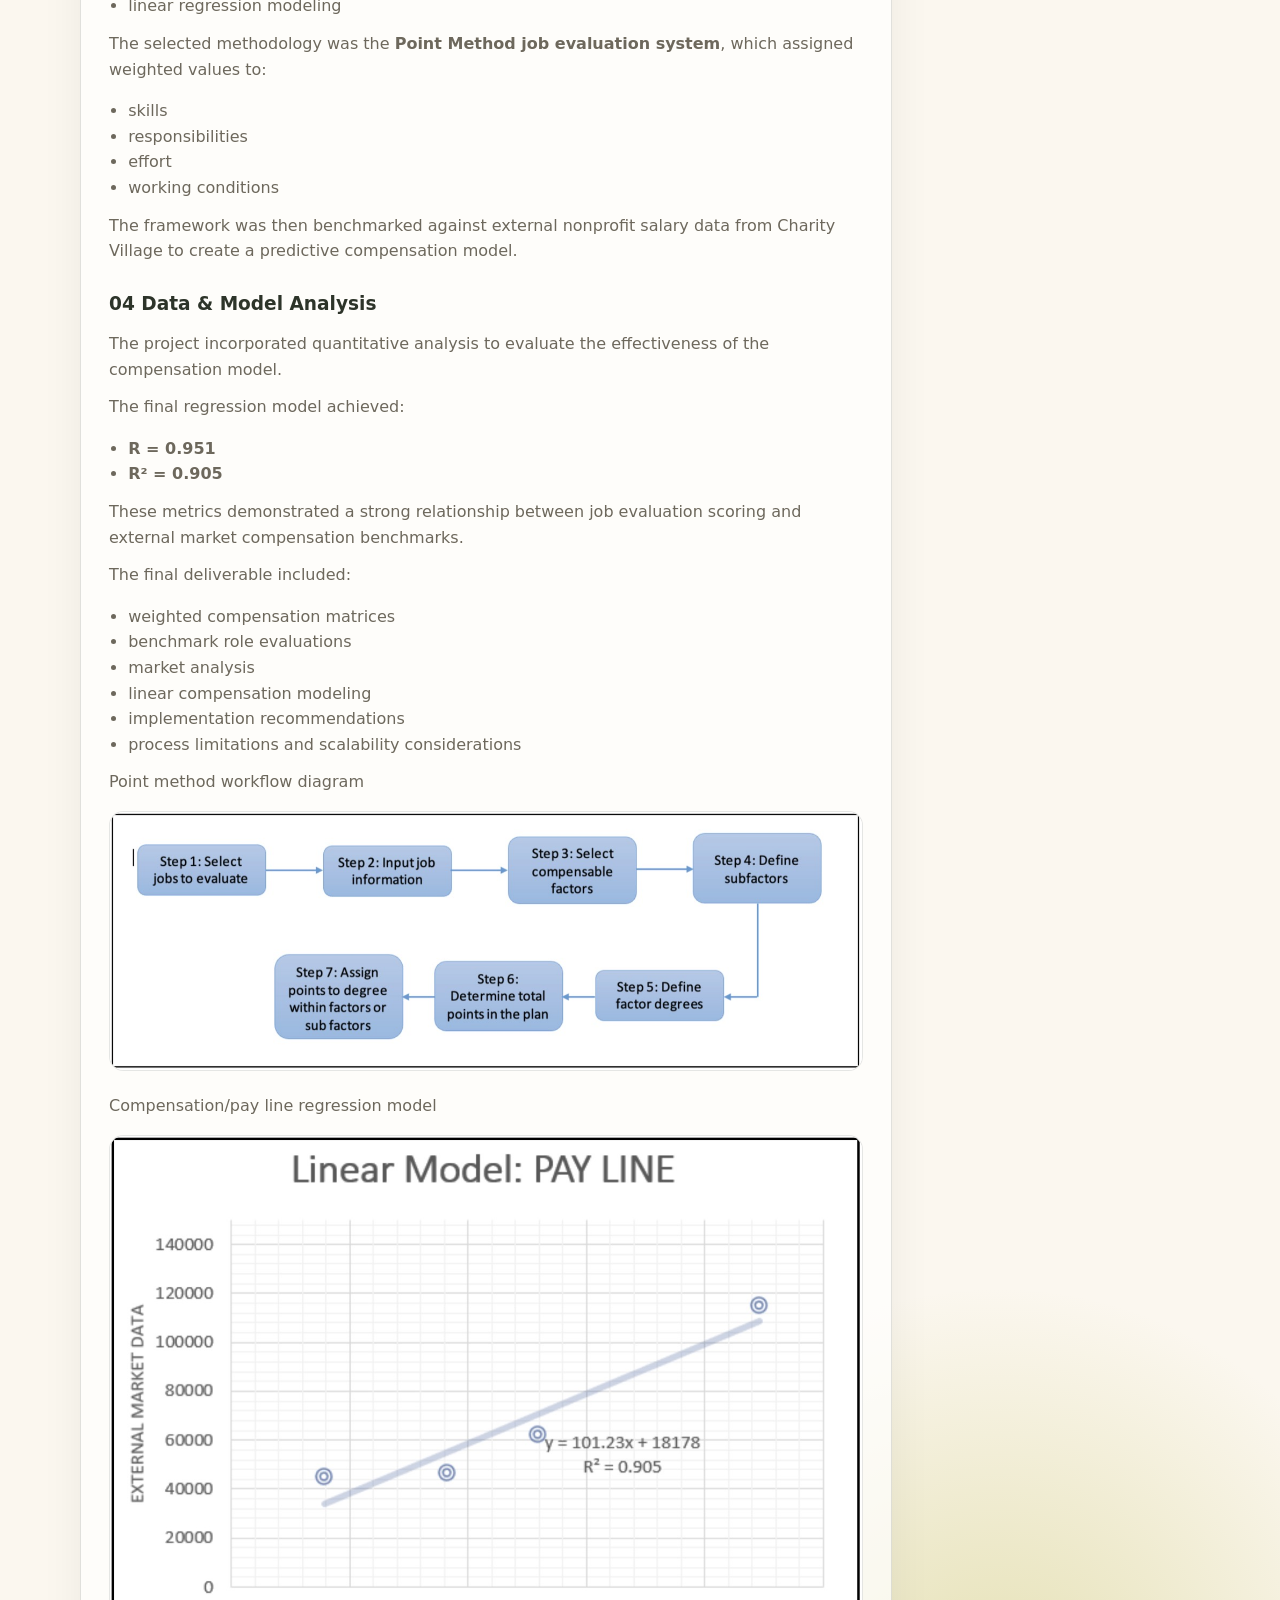
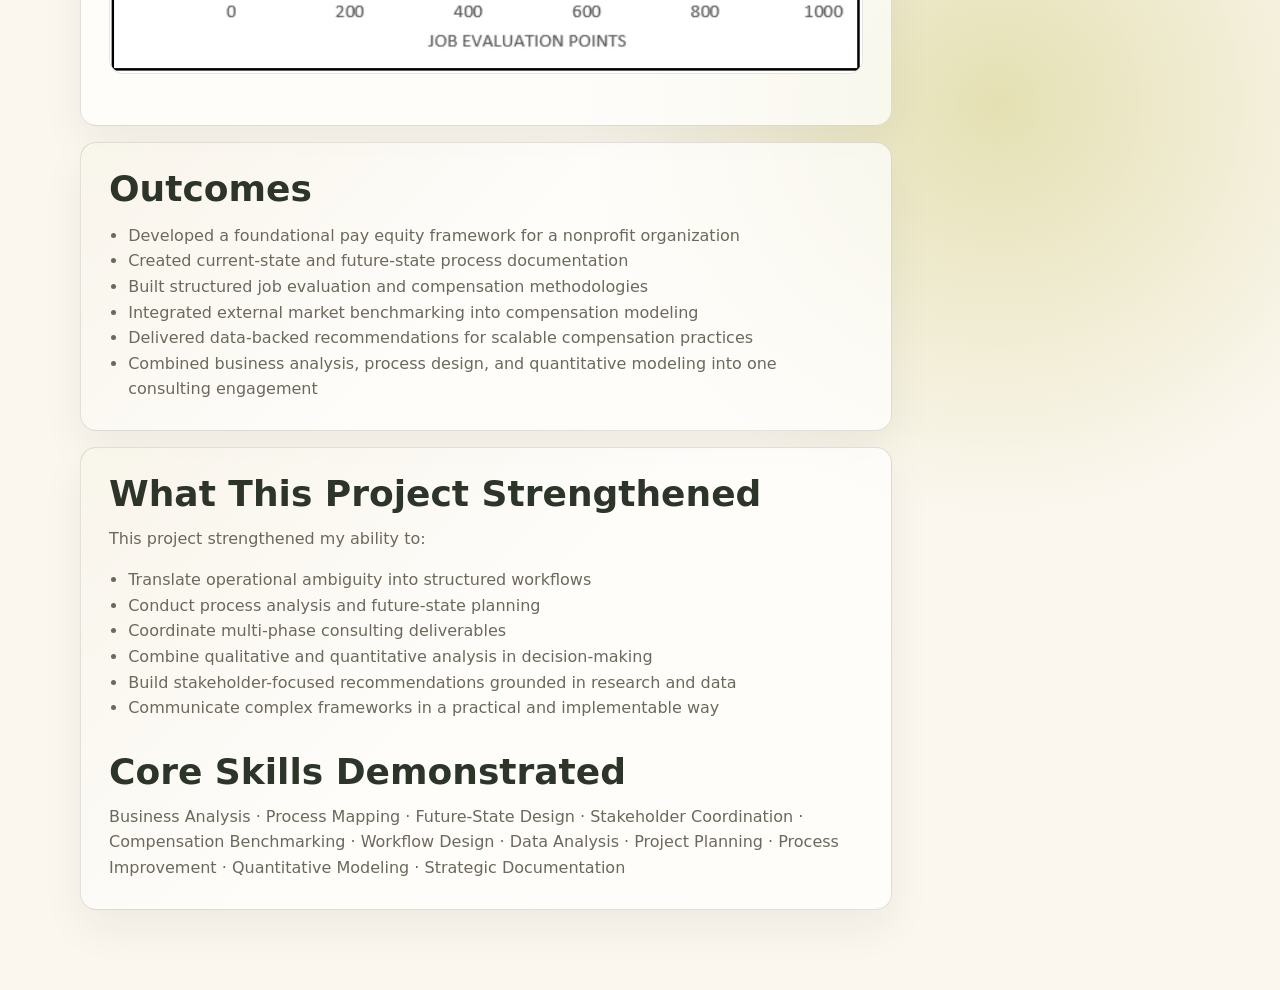
<file: project-pay-equity.html>
<!DOCTYPE html>
<html lang="en">
  <head>
    <meta charset="UTF-8" />
    <meta name="viewport" content="width=device-width, initial-scale=1.0" />
    <title>Pay Equity Process Development | Disha Patel</title>
    <meta name="description" content="Pay Equity Process Development business analysis case study by Disha Patel." />
    <link rel="stylesheet" href="styles.css" />
  </head>
  <body>
    <header class="site-header">
      <a class="brand" href="index.html" aria-label="Disha Patel portfolio home"><span class="brand-mark">DP</span><span>Disha Patel</span></a>
      <nav class="nav-links" aria-label="Main navigation">
        <a href="index.html">Home</a>
        <a href="projects.html" aria-current="page">Projects</a>
        <a href="https://www.linkedin.com/in/disha-patel2411" target="_blank" rel="noreferrer">LinkedIn</a>
        <a class="resume-link" href="https://drive.google.com/file/d/12Y6zNiB5UIRlaZbQJCzGtdRea8T6JCJ8/view?usp=share_link" target="_blank" rel="noreferrer">View Resume</a>
      </nav>
    </header>

    <main class="project-detail">
      <a class="back-link" href="projects.html">Back to projects</a>
      <section class="project-detail-hero">
        <p class="eyebrow">Course Project | Business Analysis</p>
        <h1>Pay Equity Process Development</h1>
        <a class="button primary" href="https://drive.google.com/drive/folders/1Sl-2hkLrLFH-8QArd_9c5hAjAoF6SHhZ?usp=share_link" target="_blank" rel="noreferrer">See project documents</a>
      </section>

      <section class="metric-showcase" aria-label="Project metrics">
        <article><strong>10-week</strong><span>business analysis project</span></article>
        <article><strong>4</strong><span>team members</span></article>
        <article><strong>LDAHH</strong><span>nonprofit client</span></article>
      </section>

      <section class="case-study-layout">
        <div class="case-study-main">
          <article class="document-flow content-box">
            <h2>Overview</h2>
            <p>
              This capstone consulting project was developed for the Learning Disabilities
              Association of Halton-Hamilton (LDAHH), a nonprofit organization focused on
              advocacy and support services for individuals with learning disabilities.
            </p>
            <p>
              The objective was to analyze LDAHH’s existing HR and compensation workflows
              and develop a structured framework for building a fair, scalable, and
              transparent pay equity process.
            </p>
            <p>The project combined:</p>
            <ul>
              <li>business analysis</li>
              <li>process mapping</li>
              <li>compensation benchmarking</li>
              <li>workflow design</li>
              <li>data analysis</li>
              <li>model development</li>
            </ul>
            <p>
              The final deliverable was a practical framework LDAHH could use to begin
              implementing a long-term pay equity structure.
            </p>
          </article>

          <article class="document-flow content-box">
            <h2>The Challenge</h2>
            <p>
              LDAHH did not have a formalized pay equity structure in place. Compensation
              decisions were largely influenced by role interpretation, qualifications, and
              experience, which created risks around:
            </p>
            <ul>
              <li>inconsistency</li>
              <li>subjectivity</li>
              <li>scalability</li>
              <li>compensation transparency</li>
            </ul>
            <p>The organization needed a structured system that could:</p>
            <ul>
              <li>standardize compensation evaluation</li>
              <li>benchmark roles against external market data</li>
              <li>reduce bias in compensation decisions</li>
              <li>create a scalable framework for future growth</li>
              <li>support fair compensation practices across roles</li>
            </ul>
            <p>
              At the same time, the solution needed to remain practical and realistic for
              a small nonprofit organization with limited resources.
            </p>
          </article>

          <article class="document-flow content-box">
            <h2>My Role</h2>
            <p>
              As Project Manager on the Sheridan Consulting Team, I was responsible for
              coordinating project structure, delivery planning, process mapping, and
              supporting model development.
            </p>
            <h3>Key Responsibilities</h3>
            <ul>
              <li>Developed project schedules and milestone timelines</li>
              <li>Created current-state (“as-is”) process maps</li>
              <li>Conducted business and compensation research</li>
              <li>Supported pay equity model development</li>
              <li>Participated in job analysis and evaluation activities</li>
              <li>Helped document future-state process recommendations</li>
              <li>Coordinated deliverables and project tracking across the consulting team</li>
            </ul>
          </article>

          <article class="document-flow content-box">
            <h2>Project Approach</h2>
            <h3>01 Current State Analysis</h3>
            <p>The project began with analyzing LDAHH’s existing HR workflows, including:</p>
            <ul>
              <li>hiring processes</li>
              <li>onboarding</li>
              <li>performance appraisal workflows</li>
              <li>compensation decision structures</li>
            </ul>
            <p>
              Current-state process maps were created to identify operational gaps,
              dependencies, and opportunities for standardization.
            </p>
            <p>High-level HR management workflow</p>
            <figure class="doc-visual">
              <img src="assets/project-images/pay-equity-hr-workflow.jpg" alt="High-level HR management workflow" />
            </figure>
            <p>Hiring process workflow</p>
            <figure class="doc-visual">
              <img src="assets/project-images/pay-equity-hiring-workflow.jpg" alt="Hiring process workflow" />
            </figure>
            <p>Performance appraisal workflow</p>
            <figure class="doc-visual">
              <img src="assets/project-images/pay-equity-performance-workflow.jpg" alt="Performance appraisal workflow" />
            </figure>

            <h3>02 Gap Analysis & Future-State Planning</h3>
            <p>
              The team identified major process risks within the existing compensation
              approach, including:
            </p>
            <ul>
              <li>subjectivity</li>
              <li>inconsistency</li>
              <li>lack of structured evaluation criteria</li>
            </ul>
            <p>
              A future-state pay equity framework was then designed using layered
              compensation and benchmarking models.
            </p>
            <p>The project also included:</p>
            <ul>
              <li>SWOT analysis</li>
              <li>SMART goal definition</li>
              <li>phased implementation recommendations</li>
              <li>timeline planning and milestone management</li>
            </ul>
            <p>Pay equity framework pyramid</p>
            <figure class="doc-visual">
              <img src="assets/project-images/pay-equity-framework.jpg" alt="Pay equity framework pyramid" />
            </figure>
            <p>Project milestone timeline</p>
            <figure class="doc-visual">
              <img src="assets/project-images/pay-equity-timeline.jpg" alt="Project milestone timeline" />
            </figure>

            <h3>03 Compensation Model Development</h3>
            <p>The consulting team designed a structured pay equity methodology using:</p>
            <ul>
              <li>job evaluation frameworks</li>
              <li>compensable factor analysis</li>
              <li>external salary benchmarking</li>
              <li>weighted scoring systems</li>
              <li>linear regression modeling</li>
            </ul>
            <p>
              The selected methodology was the <strong>Point Method job evaluation
              system</strong>, which assigned weighted values to:
            </p>
            <ul>
              <li>skills</li>
              <li>responsibilities</li>
              <li>effort</li>
              <li>working conditions</li>
            </ul>
            <p>
              The framework was then benchmarked against external nonprofit salary data
              from Charity Village to create a predictive compensation model.
            </p>

            <h3>04 Data & Model Analysis</h3>
            <p>
              The project incorporated quantitative analysis to evaluate the effectiveness
              of the compensation model.
            </p>
            <p>The final regression model achieved:</p>
            <ul>
              <li><strong>R = 0.951</strong></li>
              <li><strong>R² = 0.905</strong></li>
            </ul>
            <p>
              These metrics demonstrated a strong relationship between job evaluation
              scoring and external market compensation benchmarks.
            </p>
            <p>The final deliverable included:</p>
            <ul>
              <li>weighted compensation matrices</li>
              <li>benchmark role evaluations</li>
              <li>market analysis</li>
              <li>linear compensation modeling</li>
              <li>implementation recommendations</li>
              <li>process limitations and scalability considerations</li>
            </ul>
            <p>Point method workflow diagram</p>
            <figure class="doc-visual">
              <img src="assets/project-images/pay-equity-point-method.jpg" alt="Point method workflow diagram" />
            </figure>
            <p>Compensation/pay line regression model</p>
            <figure class="doc-visual">
              <img src="assets/project-images/pay-equity-regression.jpg" alt="Compensation/pay line regression model" />
            </figure>
          </article>

          <article class="document-flow content-box">
            <h2>Outcomes</h2>
            <ul>
              <li>Developed a foundational pay equity framework for a nonprofit organization</li>
              <li>Created current-state and future-state process documentation</li>
              <li>Built structured job evaluation and compensation methodologies</li>
              <li>Integrated external market benchmarking into compensation modeling</li>
              <li>Delivered data-backed recommendations for scalable compensation practices</li>
              <li>Combined business analysis, process design, and quantitative modeling into one consulting engagement</li>
            </ul>
          </article>

          <article class="document-flow content-box">
            <h2>What This Project Strengthened</h2>
            <p>This project strengthened my ability to:</p>
            <ul>
              <li>Translate operational ambiguity into structured workflows</li>
              <li>Conduct process analysis and future-state planning</li>
              <li>Coordinate multi-phase consulting deliverables</li>
              <li>Combine qualitative and quantitative analysis in decision-making</li>
              <li>Build stakeholder-focused recommendations grounded in research and data</li>
              <li>Communicate complex frameworks in a practical and implementable way</li>
            </ul>

            <h2>Core Skills Demonstrated</h2>
            <p>
              Business Analysis · Process Mapping · Future-State Design · Stakeholder
              Coordination · Compensation Benchmarking · Workflow Design · Data Analysis ·
              Project Planning · Process Improvement · Quantitative Modeling · Strategic
              Documentation
            </p>
          </article>
        </div>
        <aside class="case-study-side">
          <h2>Skills Demonstrated</h2>
          <div class="tags">
            <span>Business Analysis</span>
            <span>Process Mapping</span>
            <span>Future-State Design</span>
            <span>Stakeholder Coordination</span>
            <span>Compensation Benchmarking</span>
            <span>Data Analysis</span>
            <span>Quantitative Modeling</span>
          </div>
        </aside>
      </section>
    </main>
  </body>
</html>
</file>
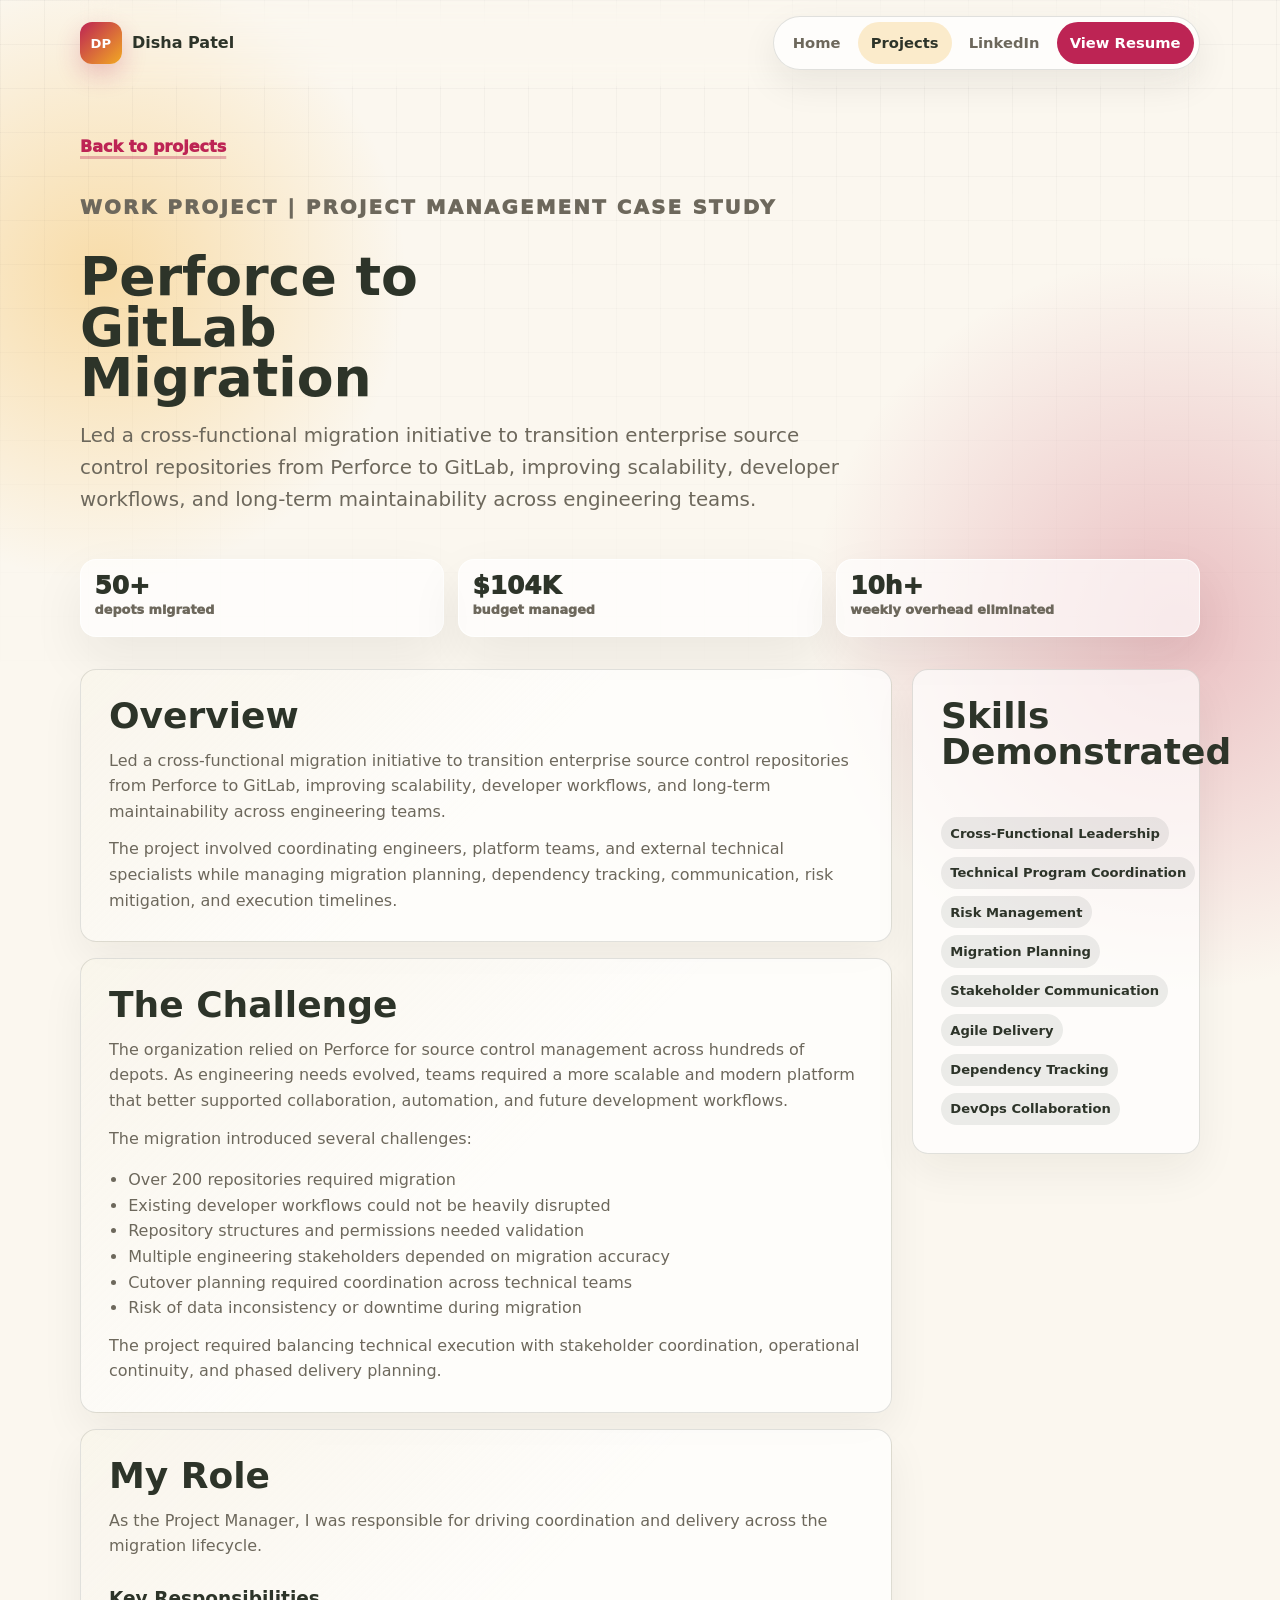
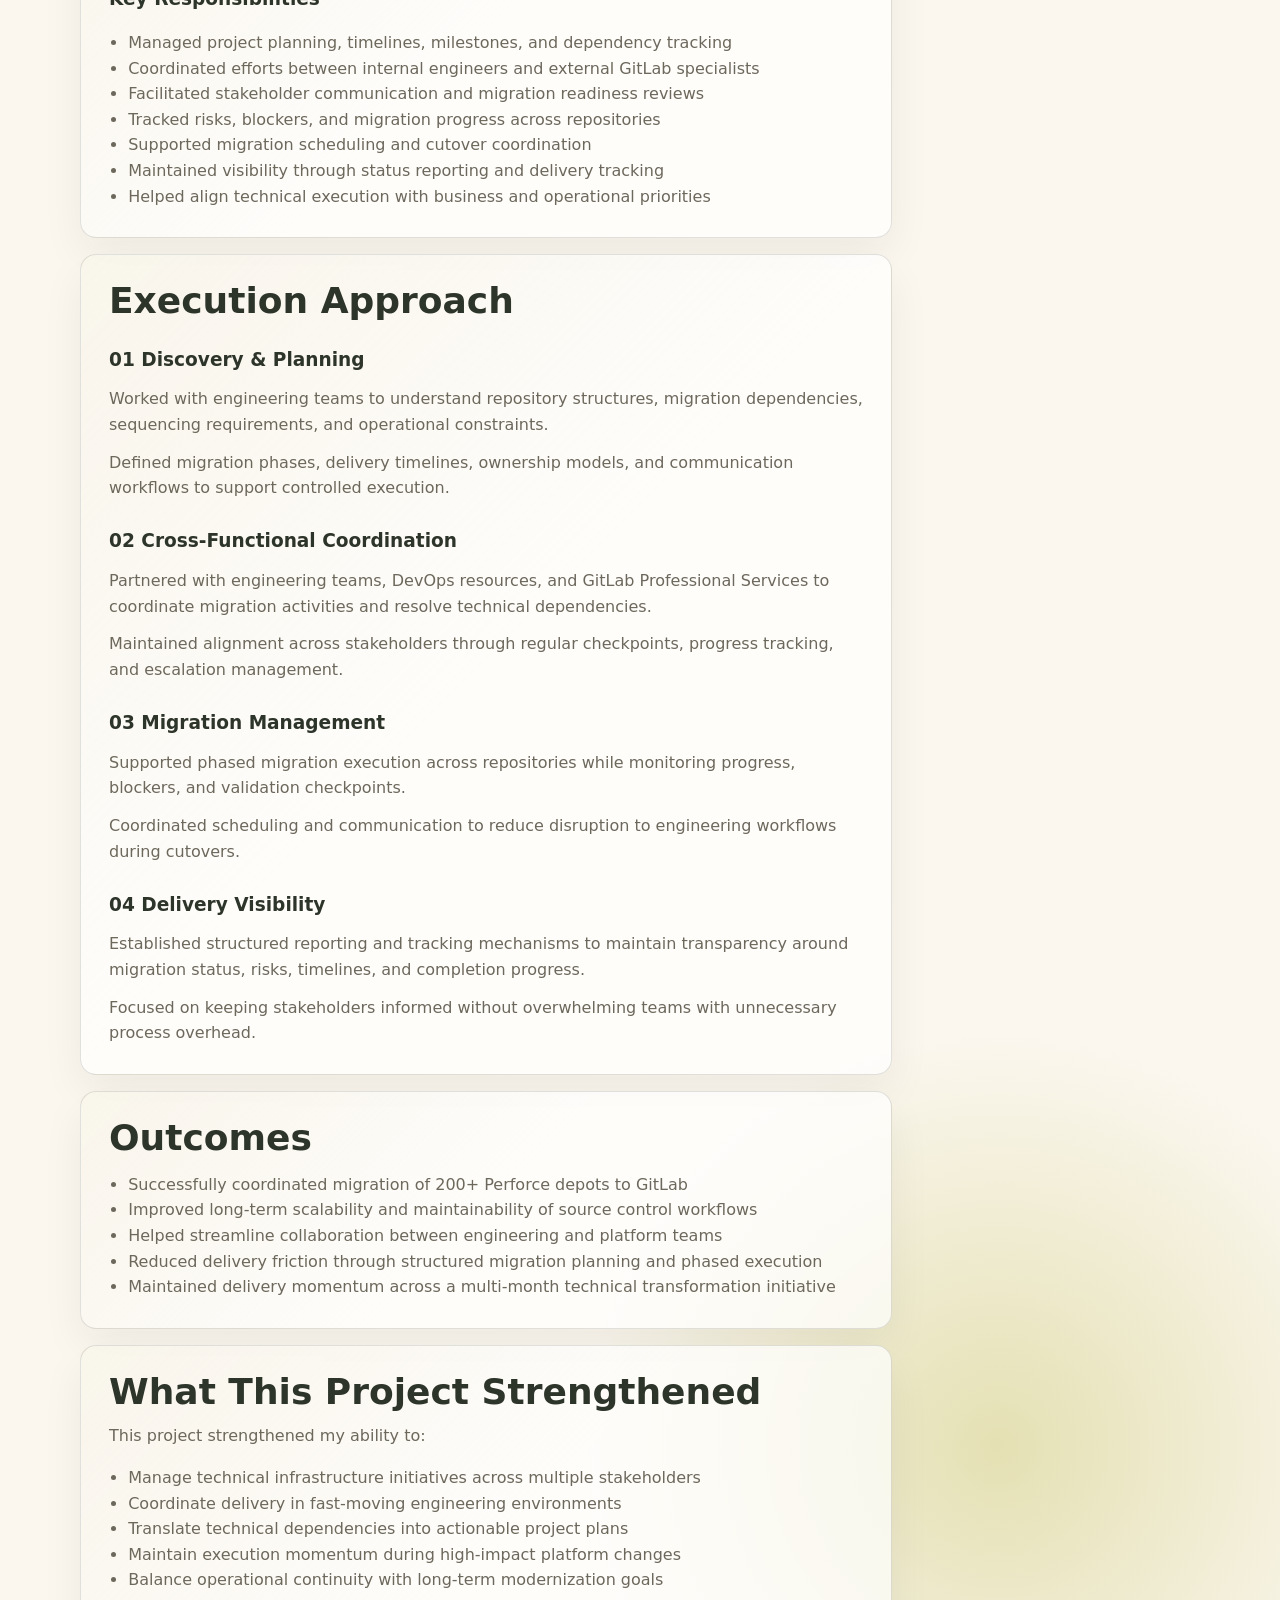
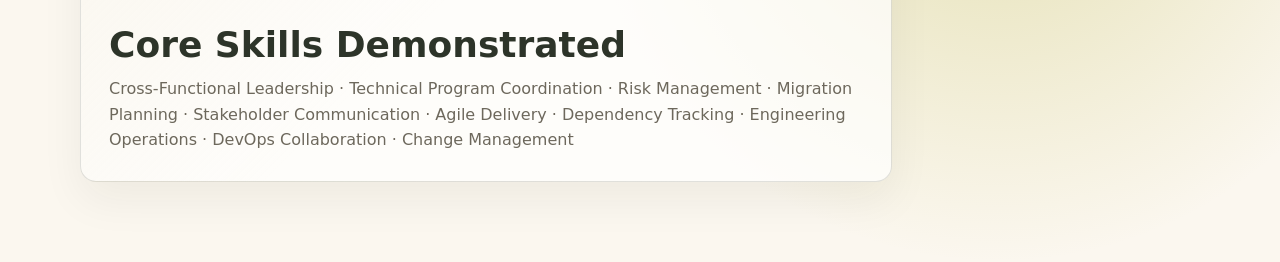
<file: project-perforce-gitlab.html>
<!DOCTYPE html>
<html lang="en">
  <head>
    <meta charset="UTF-8" />
    <meta name="viewport" content="width=device-width, initial-scale=1.0" />
    <title>Perforce to GitLab Migration | Disha Patel</title>
    <meta name="description" content="Perforce to GitLab migration project management case study by Disha Patel." />
    <link rel="stylesheet" href="styles.css" />
  </head>
  <body>
    <header class="site-header">
      <a class="brand" href="index.html" aria-label="Disha Patel portfolio home">
        <span class="brand-mark">DP</span>
        <span>Disha Patel</span>
      </a>
      <nav class="nav-links" aria-label="Main navigation">
        <a href="index.html">Home</a>
        <a href="projects.html" aria-current="page">Projects</a>
        <a href="https://www.linkedin.com/in/disha-patel2411" target="_blank" rel="noreferrer">LinkedIn</a>
        <a class="resume-link" href="https://drive.google.com/file/d/12Y6zNiB5UIRlaZbQJCzGtdRea8T6JCJ8/view?usp=share_link" target="_blank" rel="noreferrer">View Resume</a>
      </nav>
    </header>

    <main class="project-detail">
      <a class="back-link" href="projects.html">Back to projects</a>
      <section class="project-detail-hero">
        <p class="eyebrow">Work Project | Project Management Case Study</p>
        <h1>Perforce to GitLab Migration</h1>
        <p>
          Led a cross-functional migration initiative to transition enterprise source
          control repositories from Perforce to GitLab, improving scalability, developer
          workflows, and long-term maintainability across engineering teams.
        </p>
      </section>

      <section class="metric-showcase" aria-label="Project metrics">
        <article><strong>50+</strong><span>depots migrated</span></article>
        <article><strong>$104K</strong><span>budget managed</span></article>
        <article><strong>10h+</strong><span>weekly overhead eliminated</span></article>
      </section>

      <section class="case-study-layout">
        <div class="case-study-main">
          <article class="document-flow content-box">
            <h2>Overview</h2>
            <p>
              Led a cross-functional migration initiative to transition enterprise source
              control repositories from Perforce to GitLab, improving scalability,
              developer workflows, and long-term maintainability across engineering teams.
            </p>
            <p>
              The project involved coordinating engineers, platform teams, and external
              technical specialists while managing migration planning, dependency tracking,
              communication, risk mitigation, and execution timelines.
            </p>
          </article>

          <article class="document-flow content-box">
            <h2>The Challenge</h2>
            <p>
              The organization relied on Perforce for source control management across
              hundreds of depots. As engineering needs evolved, teams required a more
              scalable and modern platform that better supported collaboration, automation,
              and future development workflows.
            </p>
            <p>
              The migration introduced several challenges:
            </p>
            <ul>
              <li>Over 200 repositories required migration</li>
              <li>Existing developer workflows could not be heavily disrupted</li>
              <li>Repository structures and permissions needed validation</li>
              <li>Multiple engineering stakeholders depended on migration accuracy</li>
              <li>Cutover planning required coordination across technical teams</li>
              <li>Risk of data inconsistency or downtime during migration</li>
            </ul>
            <p>
              The project required balancing technical execution with stakeholder
              coordination, operational continuity, and phased delivery planning.
            </p>
          </article>

          <article class="document-flow content-box">
            <h2>My Role</h2>
            <p>
              As the Project Manager, I was responsible for driving coordination and
              delivery across the migration lifecycle.
            </p>
            <h3>Key Responsibilities</h3>
            <ul>
              <li>Managed project planning, timelines, milestones, and dependency tracking</li>
              <li>Coordinated efforts between internal engineers and external GitLab specialists</li>
              <li>Facilitated stakeholder communication and migration readiness reviews</li>
              <li>Tracked risks, blockers, and migration progress across repositories</li>
              <li>Supported migration scheduling and cutover coordination</li>
              <li>Maintained visibility through status reporting and delivery tracking</li>
              <li>Helped align technical execution with business and operational priorities</li>
            </ul>
          </article>

          <article class="document-flow content-box">
            <h2>Execution Approach</h2>
            <h3>01 Discovery & Planning</h3>
            <p>
              Worked with engineering teams to understand repository structures, migration
              dependencies, sequencing requirements, and operational constraints.
            </p>
            <p>
              Defined migration phases, delivery timelines, ownership models, and
              communication workflows to support controlled execution.
            </p>
            <h3>02 Cross-Functional Coordination</h3>
            <p>
              Partnered with engineering teams, DevOps resources, and GitLab Professional
              Services to coordinate migration activities and resolve technical dependencies.
            </p>
            <p>
              Maintained alignment across stakeholders through regular checkpoints,
              progress tracking, and escalation management.
            </p>
            <h3>03 Migration Management</h3>
            <p>
              Supported phased migration execution across repositories while monitoring
              progress, blockers, and validation checkpoints.
            </p>
            <p>
              Coordinated scheduling and communication to reduce disruption to engineering
              workflows during cutovers.
            </p>
            <h3>04 Delivery Visibility</h3>
            <p>
              Established structured reporting and tracking mechanisms to maintain
              transparency around migration status, risks, timelines, and completion progress.
            </p>
            <p>
              Focused on keeping stakeholders informed without overwhelming teams with
              unnecessary process overhead.
            </p>
          </article>

          <article class="document-flow content-box">
            <h2>Outcomes</h2>
            <ul>
              <li>Successfully coordinated migration of 200+ Perforce depots to GitLab</li>
              <li>Improved long-term scalability and maintainability of source control workflows</li>
              <li>Helped streamline collaboration between engineering and platform teams</li>
              <li>Reduced delivery friction through structured migration planning and phased execution</li>
              <li>Maintained delivery momentum across a multi-month technical transformation initiative</li>
            </ul>
          </article>

          <article class="document-flow content-box">
            <h2>What This Project Strengthened</h2>
            <p>This project strengthened my ability to:</p>
            <ul>
              <li>Manage technical infrastructure initiatives across multiple stakeholders</li>
              <li>Coordinate delivery in fast-moving engineering environments</li>
              <li>Translate technical dependencies into actionable project plans</li>
              <li>Maintain execution momentum during high-impact platform changes</li>
              <li>Balance operational continuity with long-term modernization goals</li>
            </ul>

            <h2>Core Skills Demonstrated</h2>
            <p>
              Cross-Functional Leadership · Technical Program Coordination · Risk
              Management · Migration Planning · Stakeholder Communication · Agile Delivery ·
              Dependency Tracking · Engineering Operations · DevOps Collaboration · Change
              Management
            </p>
          </article>
        </div>

        <aside class="case-study-side">
          <h2>Skills Demonstrated</h2>
          <div class="tags">
            <span>Cross-Functional Leadership</span>
            <span>Technical Program Coordination</span>
            <span>Risk Management</span>
            <span>Migration Planning</span>
            <span>Stakeholder Communication</span>
            <span>Agile Delivery</span>
            <span>Dependency Tracking</span>
            <span>DevOps Collaboration</span>
          </div>
        </aside>
      </section>
    </main>
  </body>
</html>
</file>
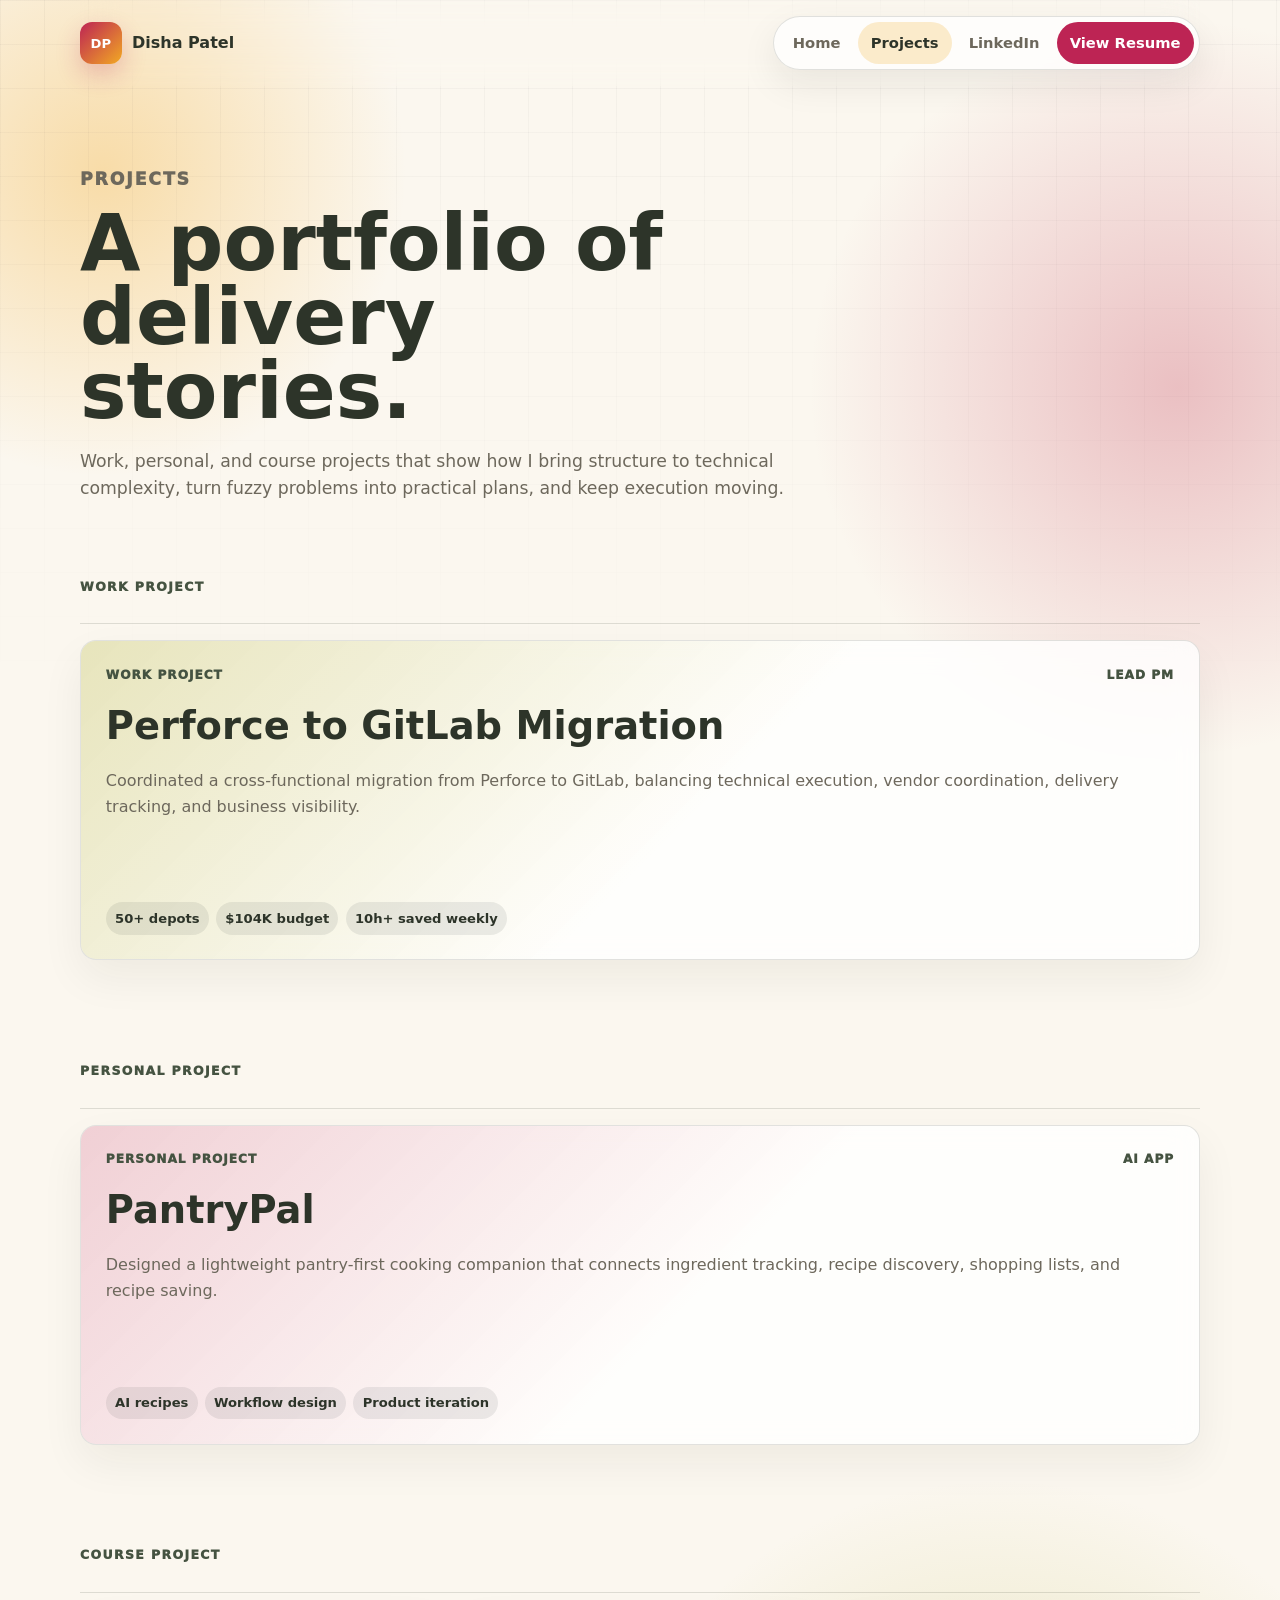
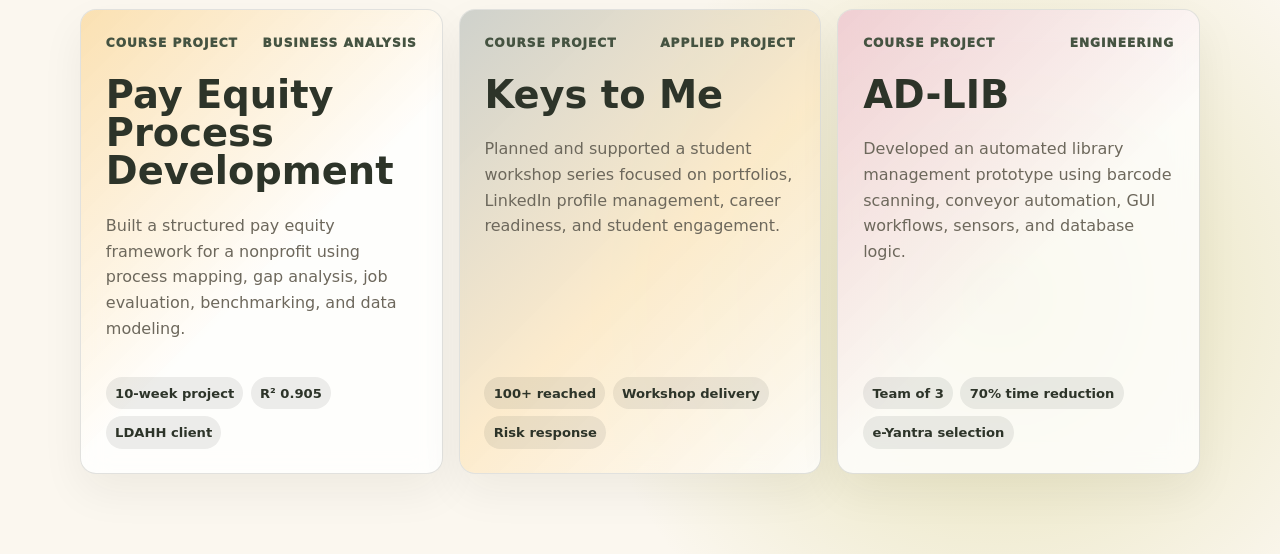
<file: projects.html>
<!DOCTYPE html>
<html lang="en">
  <head>
    <meta charset="UTF-8" />
    <meta name="viewport" content="width=device-width, initial-scale=1.0" />
    <title>Projects | Disha Patel</title>
    <meta name="description" content="Selected work, personal, and course projects by Disha Patel." />
    <link rel="stylesheet" href="styles.css" />
  </head>
  <body>
    <header class="site-header">
      <a class="brand" href="index.html" aria-label="Disha Patel portfolio home">
        <span class="brand-mark">DP</span>
        <span>Disha Patel</span>
      </a>

      <nav class="nav-links" aria-label="Main navigation">
        <a href="index.html">Home</a>
        <a href="projects.html" aria-current="page">Projects</a>
        <a href="https://www.linkedin.com/in/disha-patel2411" target="_blank" rel="noreferrer">LinkedIn</a>
        <a
          class="resume-link"
          href="https://drive.google.com/file/d/12Y6zNiB5UIRlaZbQJCzGtdRea8T6JCJ8/view?usp=share_link"
          target="_blank"
          rel="noreferrer"
        >
          View Resume
        </a>
      </nav>
    </header>

    <main>
      <section class="page-hero projects-landing-hero" aria-labelledby="projects-title">
        <p class="eyebrow">Projects</p>
        <h1 id="projects-title">A portfolio of delivery stories.</h1>
        <p>
          Work, personal, and course projects that show how I bring structure to
          technical complexity, turn fuzzy problems into practical plans, and keep
          execution moving.
        </p>
      </section>

      <section class="section project-category" aria-labelledby="work-projects">
        <div class="category-heading">
          <p class="eyebrow">Work Project</p>
        </div>
        <div class="project-card-grid">
          <a class="project-card colorful-card project-tile" href="project-perforce-gitlab.html">
            <div class="project-top">
              <span class="project-type">Work project</span>
              <span class="project-year">Lead PM</span>
            </div>
            <h3>Perforce to GitLab Migration</h3>
            <p>
              Coordinated a cross-functional migration from Perforce to GitLab,
              balancing technical execution, vendor coordination, delivery tracking,
              and business visibility.
            </p>
            <div class="tags">
              <span>50+ depots</span>
              <span>$104K budget</span>
              <span>10h+ saved weekly</span>
            </div>
          </a>
        </div>
      </section>

      <section class="section project-category" aria-labelledby="personal-projects">
        <div class="category-heading">
          <p class="eyebrow">Personal Project</p>
        </div>
        <div class="project-card-grid">
          <a class="project-card colorful-card alt project-tile" href="project-pantry-pal.html">
            <div class="project-top">
              <span class="project-type">Personal project</span>
              <span class="project-year">AI app</span>
            </div>
            <h3>PantryPal</h3>
            <p>
              Designed a lightweight pantry-first cooking companion that connects
              ingredient tracking, recipe discovery, shopping lists, and recipe saving.
            </p>
            <div class="tags">
              <span>AI recipes</span>
              <span>Workflow design</span>
              <span>Product iteration</span>
            </div>
          </a>
        </div>
      </section>

      <section class="section project-category" aria-labelledby="course-projects">
        <div class="category-heading">
          <p class="eyebrow">Course Project</p>
        </div>
        <div class="project-card-grid three-up">
          <a class="project-card colorful-card warm project-tile" href="project-pay-equity.html">
            <div class="project-top">
              <span class="project-type">Course project</span>
              <span class="project-year">Business analysis</span>
            </div>
            <h3>Pay Equity Process Development</h3>
            <p>
              Built a structured pay equity framework for a nonprofit using process
              mapping, gap analysis, job evaluation, benchmarking, and data modeling.
            </p>
            <div class="tags">
              <span>10-week project</span>
              <span>R² 0.905</span>
              <span>LDAHH client</span>
            </div>
          </a>

          <a class="project-card colorful-card project-tile keys-tile" href="project-keys-to-me.html">
            <div class="project-top">
              <span class="project-type">Course project</span>
              <span class="project-year">Applied project</span>
            </div>
            <h3>Keys to Me</h3>
            <p>
              Planned and supported a student workshop series focused on portfolios,
              LinkedIn profile management, career readiness, and student engagement.
            </p>
            <div class="tags">
              <span>100+ reached</span>
              <span>Workshop delivery</span>
              <span>Risk response</span>
            </div>
          </a>

          <a class="project-card colorful-card alt project-tile adlib-tile" href="project-ad-lib.html">
            <div class="project-top">
              <span class="project-type">Course project</span>
              <span class="project-year">Engineering</span>
            </div>
            <h3>AD-LIB</h3>
            <p>
              Developed an automated library management prototype using barcode
              scanning, conveyor automation, GUI workflows, sensors, and database logic.
            </p>
            <div class="tags">
              <span>Team of 3</span>
              <span>70% time reduction</span>
              <span>e-Yantra selection</span>
            </div>
          </a>
        </div>
      </section>
    </main>
  </body>
</html>
</file>
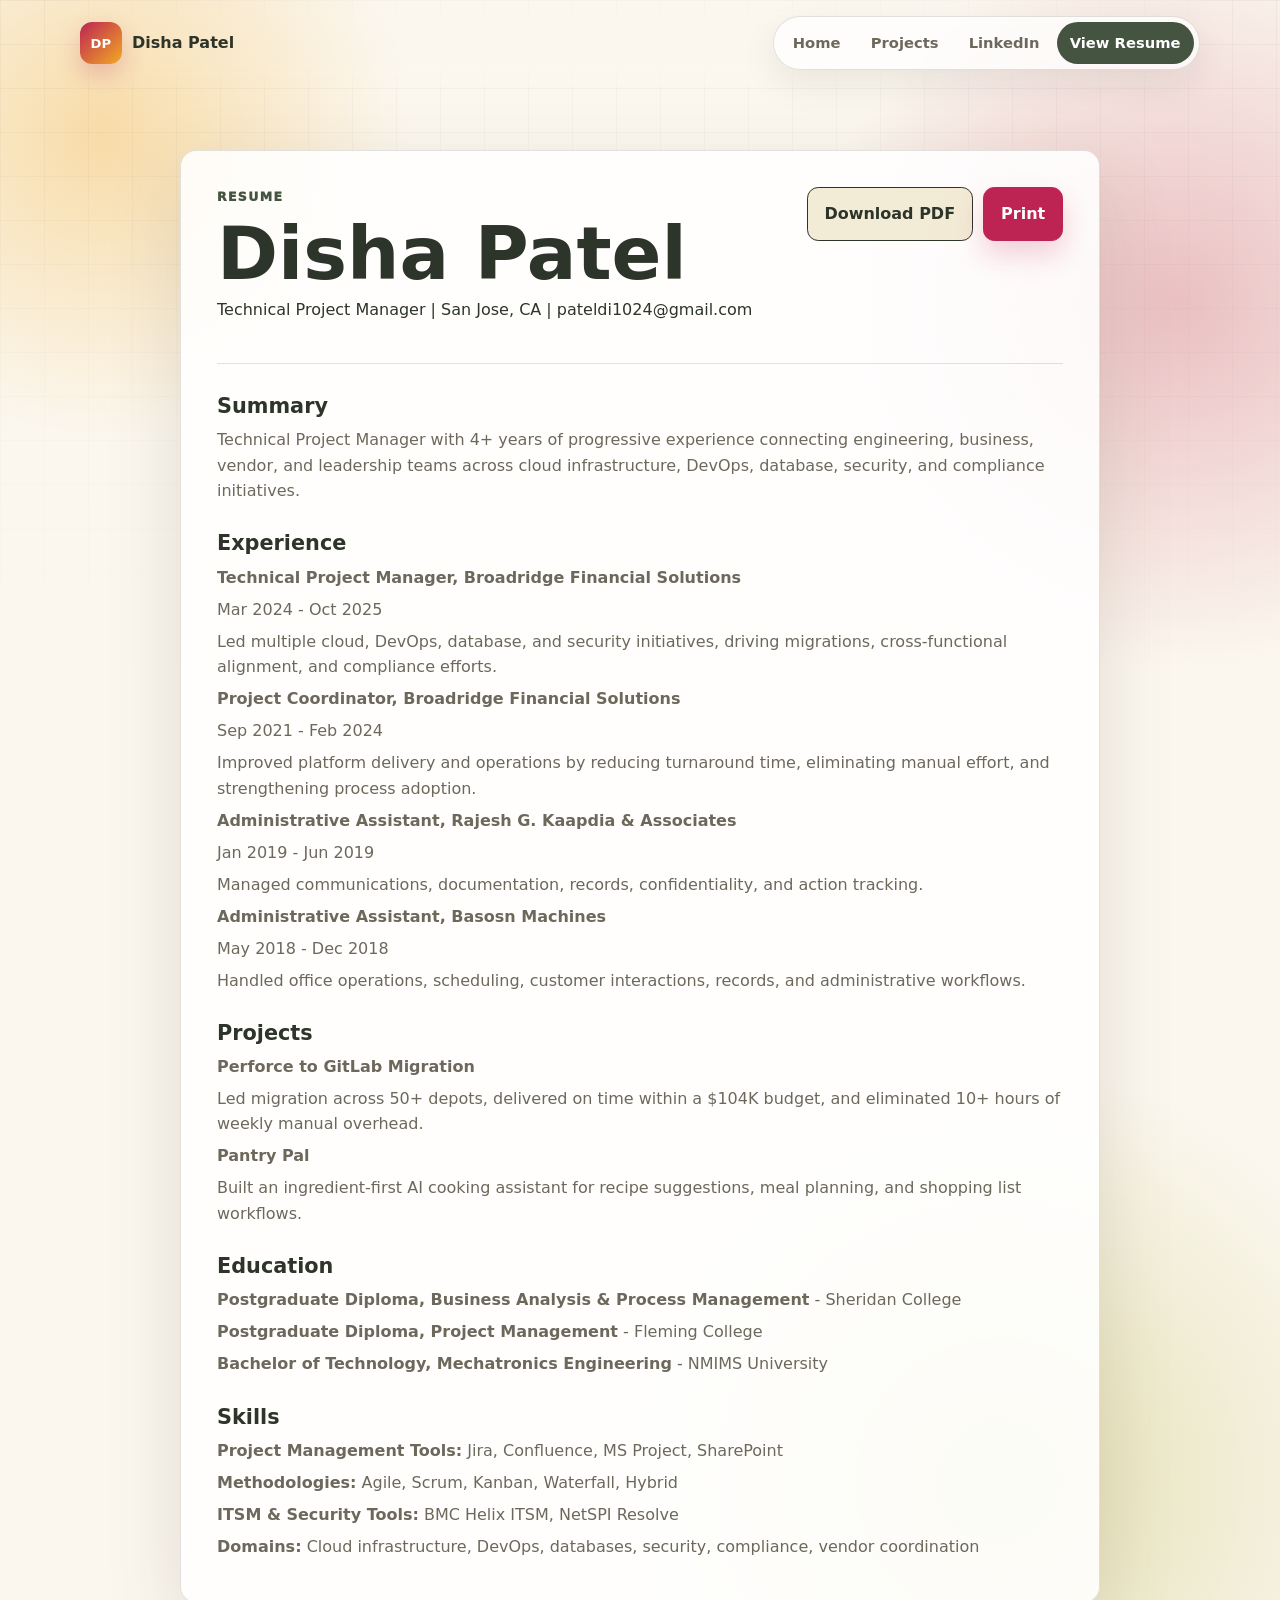
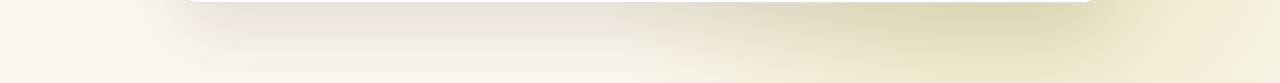
<file: resume.html>
<!DOCTYPE html>
<html lang="en">
  <head>
    <meta charset="UTF-8" />
    <meta name="viewport" content="width=device-width, initial-scale=1.0" />
    <title>Resume | Disha Patel</title>
    <meta name="description" content="Resume page for Disha Patel, Technical Project Manager." />
    <link rel="stylesheet" href="styles.css" />
  </head>
  <body>
    <header class="site-header">
      <a class="brand" href="index.html" aria-label="Disha Patel portfolio home">
        <span class="brand-mark">DP</span>
        <span>Disha Patel</span>
      </a>

      <nav class="nav-links" aria-label="Main navigation">
        <a href="index.html">Home</a>
        <a href="projects.html">Projects</a>
        <a href="https://www.linkedin.com/in/disha-patel2411" target="_blank" rel="noreferrer">LinkedIn</a>
        <a
          class="resume-link"
          href="https://drive.google.com/file/d/12Y6zNiB5UIRlaZbQJCzGtdRea8T6JCJ8/view?usp=share_link"
          target="_blank"
          rel="noreferrer"
          aria-current="page"
        >
          View Resume
        </a>
      </nav>
    </header>

    <main>
      <section class="resume-shell" aria-labelledby="resume-title">
        <div class="resume-header">
          <div>
            <p class="eyebrow">Resume</p>
            <h1 id="resume-title">Disha Patel</h1>
            <p>Technical Project Manager | San Jose, CA | pateldi1024@gmail.com</p>
          </div>
          <div class="resume-actions">
            <a
              class="button secondary"
              href="https://drive.google.com/file/d/12Y6zNiB5UIRlaZbQJCzGtdRea8T6JCJ8/view?usp=share_link"
              target="_blank"
              rel="noreferrer"
            >
              Download PDF
            </a>
            <button class="button primary print-button" onclick="window.print()">Print</button>
          </div>
        </div>

        <div class="resume-grid">
          <section class="resume-section">
            <h2>Summary</h2>
            <p>
              Technical Project Manager with 4+ years of progressive experience
              connecting engineering, business, vendor, and leadership teams across
              cloud infrastructure, DevOps, database, security, and compliance initiatives.
            </p>
          </section>

          <section class="resume-section">
            <h2>Experience</h2>
            <p><strong>Technical Project Manager, Broadridge Financial Solutions</strong></p>
            <p>Mar 2024 - Oct 2025</p>
            <p>Led multiple cloud, DevOps, database, and security initiatives, driving migrations, cross-functional alignment, and compliance efforts.</p>

            <p><strong>Project Coordinator, Broadridge Financial Solutions</strong></p>
            <p>Sep 2021 - Feb 2024</p>
            <p>Improved platform delivery and operations by reducing turnaround time, eliminating manual effort, and strengthening process adoption.</p>

            <p><strong>Administrative Assistant, Rajesh G. Kaapdia & Associates</strong></p>
            <p>Jan 2019 - Jun 2019</p>
            <p>Managed communications, documentation, records, confidentiality, and action tracking.</p>

            <p><strong>Administrative Assistant, Basosn Machines</strong></p>
            <p>May 2018 - Dec 2018</p>
            <p>Handled office operations, scheduling, customer interactions, records, and administrative workflows.</p>
          </section>

          <section class="resume-section">
            <h2>Projects</h2>
            <p><strong>Perforce to GitLab Migration</strong></p>
            <p>Led migration across 50+ depots, delivered on time within a $104K budget, and eliminated 10+ hours of weekly manual overhead.</p>
            <p><strong>Pantry Pal</strong></p>
            <p>Built an ingredient-first AI cooking assistant for recipe suggestions, meal planning, and shopping list workflows.</p>
          </section>

          <section class="resume-section">
            <h2>Education</h2>
            <p><strong>Postgraduate Diploma, Business Analysis & Process Management</strong> - Sheridan College</p>
            <p><strong>Postgraduate Diploma, Project Management</strong> - Fleming College</p>
            <p><strong>Bachelor of Technology, Mechatronics Engineering</strong> - NMIMS University</p>
          </section>

          <section class="resume-section">
            <h2>Skills</h2>
            <p><strong>Project Management Tools:</strong> Jira, Confluence, MS Project, SharePoint</p>
            <p><strong>Methodologies:</strong> Agile, Scrum, Kanban, Waterfall, Hybrid</p>
            <p><strong>ITSM & Security Tools:</strong> BMC Helix ITSM, NetSPI Resolve</p>
            <p><strong>Domains:</strong> Cloud infrastructure, DevOps, databases, security, compliance, vendor coordination</p>
          </section>
        </div>
      </section>
    </main>
  </body>
</html>
</file>
<file: styles.css>
:root {
  --bg: #fbf7ef;
  --surface: rgba(255, 255, 255, 0.8);
  --surface-strong: #ffffff;
  --ink: #2d3429;
  --muted: #6d685c;
  --line: rgba(45, 52, 41, 0.14);
  --cream: #fbf7ef;
  --vanilla: #eee3c7;
  --lime: #b9b43f;
  --lemon: #f2a923;
  --grapefruit: #cf6579;
  --raspberry: #bd2454;
  --sage: #455341;
  --green: var(--sage);
  --blue: var(--vanilla);
  --coral: var(--grapefruit);
  --gold: var(--lemon);
  --olive: var(--lime);
  --shadow: 0 24px 75px rgba(85, 66, 39, 0.15);
}

* {
  box-sizing: border-box;
}

html {
  scroll-behavior: smooth;
}

body {
  margin: 0;
  color: var(--ink);
  background:
    radial-gradient(circle at 8% 8%, rgba(242, 169, 35, 0.35), transparent 19rem),
    radial-gradient(circle at 92% 18%, rgba(207, 101, 121, 0.38), transparent 23rem),
    radial-gradient(circle at 78% 88%, rgba(185, 180, 63, 0.34), transparent 26rem),
    var(--bg);
  font-family:
    Inter, ui-sans-serif, system-ui, -apple-system, BlinkMacSystemFont, "Segoe UI",
    sans-serif;
  line-height: 1.6;
}

body::before {
  position: fixed;
  inset: 0;
  z-index: -1;
  pointer-events: none;
  content: "";
  background-image:
    linear-gradient(rgba(24, 28, 36, 0.035) 1px, transparent 1px),
    linear-gradient(90deg, rgba(24, 28, 36, 0.035) 1px, transparent 1px);
  background-size: 44px 44px;
  mask-image: linear-gradient(to bottom, black, transparent 78%);
}

a {
  color: inherit;
  text-decoration: none;
}

.site-header {
  position: sticky;
  top: 0;
  z-index: 10;
  display: flex;
  align-items: center;
  justify-content: space-between;
  gap: 1rem;
  width: min(1120px, calc(100% - 2rem));
  margin: 0 auto;
  padding: 1rem 0;
  backdrop-filter: blur(16px);
}

.brand,
.nav-links {
  display: flex;
  align-items: center;
}

.brand {
  gap: 0.65rem;
  font-weight: 900;
}

.brand-mark {
  display: inline-grid;
  width: 2.6rem;
  height: 2.6rem;
  place-items: center;
  border-radius: 0.75rem;
  color: white;
  background: linear-gradient(135deg, var(--raspberry), var(--lemon));
  font-size: 0.82rem;
  box-shadow: 0 10px 24px rgba(189, 36, 84, 0.24);
}

.nav-links {
  gap: 0.25rem;
  max-width: 100%;
  padding: 0.34rem;
  border: 1px solid var(--line);
  border-radius: 999px;
  background: rgba(255, 255, 255, 0.74);
  box-shadow: 0 14px 36px rgba(31, 29, 25, 0.08);
}

.nav-links a {
  padding: 0.56rem 0.82rem;
  border-radius: 999px;
  color: var(--muted);
  font-size: 0.92rem;
  font-weight: 800;
  white-space: nowrap;
}

.nav-links a:hover,
.nav-links a[aria-current="page"] {
  color: var(--ink);
  background: rgba(242, 169, 35, 0.22);
}

.nav-links .resume-link {
  color: white;
  background: var(--raspberry);
}

.nav-links .resume-link:hover,
.nav-links .resume-link[aria-current="page"] {
  color: white;
  background: var(--sage);
}

.hello-hero,
.hero,
.page-hero,
.section,
.resume-shell {
  width: min(1120px, calc(100% - 2rem));
  margin: 0 auto;
}

.hello-hero {
  display: grid;
  grid-template-columns: minmax(0, 0.95fr) minmax(22rem, 1.05fr);
  gap: clamp(2rem, 5vw, 5rem);
  align-items: center;
  min-height: calc(88svh - 4rem);
  padding: 2.4rem 0 3.4rem;
}

.hero {
  display: grid;
  grid-template-columns: minmax(0, 1.02fr) minmax(20rem, 0.98fr);
  gap: clamp(2rem, 5vw, 5rem);
  align-items: center;
  min-height: calc(82svh - 4rem);
  padding: 2.4rem 0 3rem;
}

.hello-copy h1 {
  max-width: 9ch;
  margin-bottom: 1rem;
  font-family: "Cormorant Garamond", "Playfair Display", Georgia, "Times New Roman", serif;
  font-size: clamp(4.4rem, 12vw, 8.8rem);
  font-weight: 500;
  line-height: 0.84;
  letter-spacing: 0;
}

.hello-copy h1 span {
  display: block;
  transform-origin: left center;
  animation: namePop 900ms cubic-bezier(0.2, 0.8, 0.2, 1) both;
}

.hello-copy h1 span:nth-child(2) {
  color: var(--raspberry);
  font-style: italic;
  -webkit-text-stroke: 0;
  animation-delay: 120ms;
}

.hello-kicker {
  display: inline-flex;
  margin: 0 0 0.8rem;
  padding: 0.45rem 0.7rem;
  border: 1px solid var(--line);
  border-radius: 999px;
  color: var(--raspberry);
  background: rgba(238, 227, 199, 0.82);
  font-size: 0.95rem;
  font-weight: 950;
}

.role-line {
  display: inline-flex;
  max-width: 100%;
  margin-bottom: 1.15rem;
  padding: 0.5rem 0.75rem;
  border: 1px solid rgba(189, 36, 84, 0.22);
  border-radius: 999px;
  overflow: hidden;
  color: var(--sage);
  background: rgba(255, 255, 255, 0.74);
  font-size: clamp(1.35rem, 3vw, 2.2rem);
  font-weight: 950;
  white-space: nowrap;
  box-shadow: 0 12px 34px rgba(189, 36, 84, 0.12);
}

.role-line span {
  display: inline-block;
  overflow: hidden;
  border-right: 0.12em solid var(--raspberry);
  animation: typeRole 2.4s steps(25, end) 550ms both, blinkCaret 850ms step-end infinite;
}

.intro-stage {
  position: relative;
  min-height: 35rem;
  isolation: isolate;
}

.intro-stage::before {
  position: absolute;
  inset: 7rem 3rem 4rem;
  z-index: -2;
  border-radius: 2rem;
  content: "";
  background:
    linear-gradient(135deg, rgba(242, 169, 35, 0.38), transparent 44%),
    linear-gradient(315deg, rgba(207, 101, 121, 0.5), transparent 52%),
    linear-gradient(30deg, rgba(185, 180, 63, 0.3), transparent 54%),
    rgba(255, 255, 255, 0.52);
  transform: rotate(-4deg);
  box-shadow: var(--shadow);
}

.portrait-orbit {
  position: absolute;
  inset: 3rem 5rem 4rem 3rem;
  display: grid;
  place-items: center;
  border: 0;
  border-radius: 2rem;
  animation: slowTilt 7s ease-in-out infinite;
}

.portrait-orbit::before,
.portrait-orbit::after {
  position: absolute;
  border-radius: 50%;
  content: "";
}

.portrait-orbit::before {
  inset: 1.2rem;
  border: 1px dashed rgba(189, 36, 84, 0.2);
  border-radius: 3rem;
  animation: spin 22s linear infinite;
}

.portrait-orbit::after {
  inset: auto 1.6rem 2rem auto;
  width: 8.5rem;
  height: 8.5rem;
  background: var(--lemon);
  box-shadow:
    -8rem -13rem 0 -2.5rem var(--lime),
    -17rem -3rem 0 -2.2rem var(--vanilla),
    inset 0 0 0 1px rgba(45, 52, 41, 0.08);
}

.portrait-core {
  position: relative;
  z-index: 1;
  display: grid;
  width: clamp(17rem, 34vw, 24rem);
  aspect-ratio: 0.74;
  place-items: center;
  overflow: hidden;
  border: 0.55rem solid var(--cream);
  border-radius: 2rem;
  background: var(--cream);
  box-shadow:
    0 30px 80px rgba(189, 36, 84, 0.2),
    0 0 0 1px rgba(47, 59, 47, 0.1);
  transform: rotate(2deg);
}

.portrait-core img {
  width: 100%;
  height: 100%;
  object-fit: cover;
  object-position: 50% 68%;
  transform: scale(1.03);
}

.orbit-label,
.signal-card {
  position: absolute;
  border: 1px solid var(--line);
  border-radius: 999px;
  background: rgba(255, 255, 255, 0.9);
  box-shadow: 0 16px 42px rgba(31, 29, 25, 0.1);
  backdrop-filter: blur(16px);
}

.orbit-label {
  z-index: 2;
  padding: 0.45rem 0.7rem;
  color: var(--ink);
  font-size: 0.82rem;
  font-weight: 950;
}

.label-one {
  top: 14%;
  left: 6%;
}

.label-two {
  top: 8%;
  right: 20%;
}

.label-three {
  right: 16%;
  bottom: 13%;
}

.signal-card {
  display: grid;
  gap: 0.1rem;
  min-width: 10.5rem;
  padding: 0.8rem 1rem;
  border-radius: 1rem;
  animation: cardDrift 6s ease-in-out infinite;
}

.signal-card span {
  color: var(--muted);
  font-size: 0.78rem;
  font-weight: 850;
  text-transform: uppercase;
}

.signal-card strong {
  font-size: 1.2rem;
  color: var(--raspberry);
}

.card-ambiguity {
  top: 5.5rem;
  right: 1rem;
}

.card-teams {
  left: 0;
  bottom: 7rem;
  animation-delay: 400ms;
}

.card-delivery {
  right: 2rem;
  bottom: 2rem;
  animation-delay: 900ms;
}

.delivery-system {
  display: block;
}

.delivery-system .section-heading {
  max-width: 54rem;
}


.eyebrow {
  margin: 0 0 0.75rem;
  color: var(--green);
  font-size: 0.78rem;
  font-weight: 950;
  letter-spacing: 0.11em;
  text-transform: uppercase;
}

h1,
h2,
h3,
p {
  margin-top: 0;
}

h1 {
  max-width: 12ch;
  margin-bottom: 1.2rem;
  font-size: clamp(3.1rem, 6.8vw, 5.75rem);
  line-height: 0.95;
  letter-spacing: 0;
}

h2 {
  margin-bottom: 0.85rem;
  font-size: clamp(2rem, 4.2vw, 3.4rem);
  line-height: 1;
  letter-spacing: 0;
}

h3 {
  margin-bottom: 0.65rem;
  font-size: 1.16rem;
}

.hero-text,
.page-hero p,
.contact-band p {
  max-width: 45rem;
  color: var(--muted);
  font-size: 1.08rem;
}

.hero-actions {
  display: flex;
  flex-wrap: wrap;
  gap: 0.8rem;
  margin-top: 2rem;
}

.button {
  display: inline-flex;
  align-items: center;
  justify-content: center;
  min-height: 2.95rem;
  padding: 0.82rem 1.05rem;
  border: 1px solid var(--ink);
  border-radius: 0.7rem;
  font: inherit;
  font-weight: 900;
  cursor: pointer;
  transition: transform 180ms ease, box-shadow 180ms ease, background 180ms ease;
}

.button.primary {
  color: white;
  border-color: var(--raspberry);
  background: var(--raspberry);
  box-shadow: 0 14px 28px rgba(189, 36, 84, 0.2);
}

.button.secondary {
  background: rgba(238, 227, 199, 0.72);
}

.button:hover,
.text-link:hover {
  transform: translateY(-2px);
}

.hero-visual {
  position: relative;
  min-height: 34rem;
  isolation: isolate;
}

.orbit-ring {
  position: absolute;
  inset: 4rem 4rem 5rem 2.5rem;
  z-index: -1;
  border: 1px solid rgba(46, 75, 143, 0.16);
  border-radius: 50%;
  animation: spin 18s linear infinite;
}

.ring-two {
  inset: 6rem 1rem 2rem 5rem;
  border-color: rgba(224, 97, 79, 0.22);
  animation-duration: 24s;
  animation-direction: reverse;
}

.command-card {
  position: absolute;
  border: 1px solid var(--line);
  border-radius: 1rem;
  background: rgba(255, 255, 255, 0.82);
  box-shadow: var(--shadow);
  backdrop-filter: blur(18px);
}

.main-card {
  inset: 1.2rem 0 auto 0;
  min-height: 25rem;
  padding: 1.25rem;
  background:
    linear-gradient(135deg, rgba(46, 75, 143, 0.13), transparent 45%),
    rgba(255, 255, 255, 0.88);
}

.float-card {
  animation: float 5.8s ease-in-out infinite;
}

.slide-card {
  animation: slideFloat 6.4s ease-in-out infinite;
}

.pulse-card {
  animation: pulseLift 4.8s ease-in-out infinite;
}

.window-row {
  display: flex;
  gap: 0.45rem;
}

.window-row span {
  width: 0.72rem;
  height: 0.72rem;
  border-radius: 50%;
  background: var(--coral);
}

.window-row span:nth-child(2) {
  background: var(--gold);
}

.window-row span:nth-child(3) {
  background: var(--green);
}

.status-header {
  display: flex;
  justify-content: space-between;
  gap: 1rem;
  margin: 3rem 0 1.3rem;
}

.status-header p,
.side-card p,
.badge-card p {
  margin-bottom: 0.25rem;
  color: var(--muted);
  font-size: 0.86rem;
  font-weight: 800;
}

.status-header strong {
  color: var(--green);
}

.progress-stack {
  display: grid;
  gap: 1rem;
}

.progress-stack span {
  display: block;
  margin-bottom: 0.35rem;
  color: var(--muted);
  font-size: 0.84rem;
  font-weight: 800;
}

.progress-stack i {
  display: block;
  width: 100%;
  height: 0.74rem;
  overflow: hidden;
  border-radius: 999px;
  background: rgba(24, 28, 36, 0.1);
}

.progress-stack i::before {
  display: block;
  width: var(--width);
  height: 100%;
  border-radius: inherit;
  content: "";
  background: linear-gradient(90deg, var(--green), var(--olive), var(--gold));
  animation: progressIn 1.7s ease both;
}

.metric-row {
  display: grid;
  grid-template-columns: repeat(3, 1fr);
  gap: 0.75rem;
  margin-top: 1.7rem;
}

.metric-row div {
  min-height: 5.3rem;
  padding: 0.75rem;
  border-radius: 0.8rem;
  background: rgba(246, 241, 235, 0.9);
}

.metric-row strong {
  display: block;
  font-size: clamp(1.25rem, 2.2vw, 1.8rem);
}

.metric-row span {
  color: var(--muted);
  font-size: 0.78rem;
  font-weight: 750;
}

.side-card {
  right: -0.2rem;
  bottom: 2.25rem;
  width: 15rem;
  padding: 1rem;
}

.badge-card {
  left: 1.5rem;
  bottom: 0.35rem;
  display: flex;
  align-items: center;
  gap: 0.85rem;
  width: 14rem;
  padding: 0.85rem;
}

.badge-card span {
  display: grid;
  width: 3.35rem;
  height: 3.35rem;
  place-items: center;
  border-radius: 0.85rem;
  color: white;
  background: linear-gradient(135deg, var(--green), var(--olive));
  font-size: 1.45rem;
  font-weight: 950;
}

.section {
  padding: 5rem 0;
}

.section-heading {
  max-width: 48rem;
  margin-bottom: 2rem;
}

.about-section {
  padding-top: 2rem;
}

.about-copy {
  max-width: 920px;
  padding-left: clamp(1rem, 3vw, 2rem);
  border-left: 0.35rem solid var(--raspberry);
}

.about-copy p {
  margin-bottom: 1rem;
  color: var(--muted);
  font-size: 1.08rem;
  text-align: justify;
}

.about-copy .about-subtitle {
  max-width: 48rem;
  margin-bottom: 1.4rem;
  color: var(--ink);
  font-size: clamp(2rem, 4.2vw, 3.4rem);
  font-weight: 800;
  line-height: 1;
  text-align: left;
}

.about-note {
  display: inline-flex;
  width: fit-content;
  margin-top: 0.25rem;
  padding: 0.55rem 0.8rem;
  border-radius: 999px;
  color: var(--raspberry);
  background: var(--vanilla);
  font-weight: 850;
  text-align: left;
}

.work-rhythm {
  display: grid;
  grid-template-columns: repeat(4, minmax(0, 1fr));
  gap: 1rem;
  counter-reset: rhythm;
}

.work-rhythm article {
  position: relative;
  min-height: 18rem;
  padding: 1.2rem;
  overflow: hidden;
  border: 1px solid var(--line);
  border-radius: 1.1rem;
  background:
    linear-gradient(150deg, rgba(255, 255, 255, 0.84), rgba(238, 227, 199, 0.58)),
    var(--surface);
  box-shadow: 0 18px 44px rgba(85, 66, 39, 0.08);
}

.work-rhythm article::after {
  position: absolute;
  right: -2.2rem;
  bottom: -2.8rem;
  width: 9rem;
  height: 9rem;
  border-radius: 50%;
  content: "";
  background: rgba(242, 169, 35, 0.28);
}

.work-rhythm article:nth-child(2)::after {
  background: rgba(185, 180, 63, 0.32);
}

.work-rhythm article:nth-child(3)::after {
  background: rgba(207, 101, 121, 0.28);
}

.work-rhythm article:nth-child(4)::after {
  background: rgba(189, 36, 84, 0.2);
}

.work-rhythm span {
  display: inline-grid;
  width: 2.8rem;
  height: 2.8rem;
  margin-bottom: 1.4rem;
  place-items: center;
  border-radius: 50%;
  color: white;
  background: var(--raspberry);
  font-weight: 950;
}

.work-rhythm article:nth-child(2) span {
  background: var(--lemon);
}

.work-rhythm article:nth-child(3) span {
  background: var(--lime);
}

.work-rhythm article:nth-child(4) span {
  background: var(--sage);
}

.work-rhythm h3,
.work-rhythm p {
  position: relative;
  z-index: 1;
}

.work-rhythm p {
  color: var(--muted);
}

.study-grid,
.project-grid,
.skills-layout,
.education-list {
  display: grid;
  gap: 1rem;
}

.study-grid {
  grid-template-columns: repeat(4, minmax(0, 1fr));
}

.study-item,
.project-card,
.skill-group,
.wide-project,
.contact-band,
.education-list article {
  border: 1px solid var(--line);
  border-radius: 1rem;
  background: var(--surface);
  box-shadow: 0 18px 44px rgba(31, 29, 25, 0.06);
  backdrop-filter: blur(14px);
}

.study-item,
.project-card,
.skill-group,
.education-list article {
  padding: 1.25rem;
}

.study-icon {
  display: inline-grid;
  width: 2.5rem;
  height: 2.5rem;
  margin-bottom: 1rem;
  place-items: center;
  border-radius: 50%;
  color: white;
  background: var(--olive);
  font-size: 0.82rem;
  font-weight: 950;
}

.study-item:nth-child(2) .study-icon {
  background: var(--gold);
}

.study-item:nth-child(3) .study-icon {
  background: var(--green);
}

.study-item:nth-child(4) .study-icon {
  background: var(--raspberry);
}

.study-item p,
.project-card p,
.skill-group p,
.wide-project p,
.resume-section p,
.education-list p,
.timeline-item p {
  color: var(--muted);
}

.timeline {
  display: grid;
  gap: 0.9rem;
}

.timeline-item {
  display: grid;
  grid-template-columns: 12rem minmax(0, 1fr);
  gap: 1.25rem;
  padding: 1.15rem;
  border: 1px solid var(--line);
  border-radius: 1rem;
  background: rgba(255, 255, 255, 0.64);
}

.timeline-item > span {
  color: var(--green);
  font-size: 0.86rem;
  font-weight: 900;
}

.project-grid {
  grid-template-columns: repeat(3, minmax(0, 1fr));
}

.project-card {
  position: relative;
  overflow: hidden;
  transition: transform 220ms ease, box-shadow 220ms ease, border-color 220ms ease;
}

.project-card::before {
  position: absolute;
  inset: 0;
  z-index: -1;
  content: "";
  background: linear-gradient(135deg, rgba(185, 180, 63, 0.34), transparent 55%);
}

.project-card.alt::before {
  background: linear-gradient(135deg, rgba(207, 101, 121, 0.3), transparent 55%);
}

.project-card.warm::before {
  background: linear-gradient(135deg, rgba(242, 169, 35, 0.34), transparent 55%);
}

.project-card:hover {
  border-color: rgba(189, 36, 84, 0.28);
  box-shadow: 0 24px 54px rgba(31, 29, 25, 0.12);
  transform: translateY(-6px);
}

.project-top {
  display: flex;
  justify-content: space-between;
  gap: 1rem;
  margin-bottom: 1.35rem;
}

.project-type,
.project-year {
  margin: 0;
  color: var(--green);
  font-size: 0.76rem;
  font-weight: 950;
  letter-spacing: 0.08em;
  text-transform: uppercase;
}

.tags {
  display: flex;
  flex-wrap: wrap;
  gap: 0.45rem;
  margin-top: 1.1rem;
}

.tags span {
  padding: 0.35rem 0.58rem;
  border-radius: 999px;
  color: var(--ink);
  background: rgba(24, 28, 36, 0.08);
  font-size: 0.82rem;
  font-weight: 800;
}

.text-link {
  display: inline-flex;
  margin-top: 1.25rem;
  color: var(--ink);
  font-weight: 950;
  text-decoration: underline;
  text-decoration-color: var(--coral);
  text-decoration-thickness: 0.18rem;
  text-underline-offset: 0.3rem;
  transition: transform 180ms ease;
}

.more-link {
  margin-left: 1rem;
}

.skills-layout {
  grid-template-columns: repeat(4, minmax(0, 1fr));
}

.skill-group {
  min-height: 11rem;
}

.education-list {
  grid-template-columns: repeat(3, minmax(0, 1fr));
}

.contact-band {
  display: grid;
  grid-template-columns: minmax(0, 0.9fr) minmax(0, 1fr);
  gap: 2rem;
  align-items: center;
  margin-bottom: 5rem;
  padding: 2rem;
  color: white;
  background:
    linear-gradient(135deg, rgba(189, 36, 84, 0.94), rgba(45, 52, 41, 0.94)),
    var(--ink);
}

.contact-band .eyebrow,
.contact-band p {
  color: rgba(255, 255, 255, 0.82);
}

.contact-band a {
  color: white;
  font-weight: 900;
  text-decoration: underline;
  text-underline-offset: 0.25rem;
}

.site-footer {
  display: flex;
  align-items: center;
  justify-content: space-between;
  gap: 1rem;
  width: min(1120px, calc(100% - 2rem));
  margin: 0 auto;
  padding: 2rem 0 3rem;
  color: var(--muted);
}

.site-footer p {
  margin: 0;
}

.site-footer a {
  font-weight: 850;
}

.page-hero {
  padding: 5rem 0 2.25rem;
}

.page-hero h1 {
  max-width: 14ch;
  font-size: clamp(2.8rem, 6.1vw, 5rem);
}

.project-list {
  display: grid;
  gap: 1.25rem;
  padding-top: 1rem;
}

.projects-landing-hero h1 {
  max-width: 12ch;
}

.project-category {
  padding-top: 1.3rem;
}

.category-heading {
  margin-bottom: 1rem;
  padding-bottom: 0.9rem;
  border-bottom: 1px solid var(--line);
}

.category-heading h2 {
  margin: 0;
  font-size: clamp(1.8rem, 4vw, 3rem);
}

.project-card-grid {
  display: grid;
  grid-template-columns: minmax(0, 1fr);
  gap: 1rem;
}

.project-card-grid.three-up {
  grid-template-columns: repeat(3, minmax(0, 1fr));
}

.project-tile {
  display: flex;
  flex-direction: column;
  min-height: 20rem;
  padding: clamp(1.15rem, 2vw, 1.55rem);
}

.project-tile h3 {
  margin-top: 0;
  font-size: clamp(1.7rem, 3vw, 2.45rem);
  line-height: 1;
}

.project-tile p {
  margin-top: 0.75rem;
}

.project-tile .tags {
  margin-top: auto;
  padding-top: 1.25rem;
}

.keys-tile::before {
  background: linear-gradient(135deg, rgba(69, 83, 65, 0.26), rgba(242, 169, 35, 0.22) 54%, transparent);
}

.adlib-tile::before {
  background: linear-gradient(135deg, rgba(189, 36, 84, 0.2), rgba(185, 180, 63, 0.28) 58%, transparent);
}

.project-detail {
  width: min(1120px, calc(100% - 2rem));
  margin: 0 auto;
  padding: 3rem 0 5rem;
}

.back-link {
  display: inline-flex;
  margin-bottom: 2rem;
  color: var(--raspberry);
  font-weight: 950;
  text-decoration: underline;
  text-decoration-color: rgba(189, 36, 84, 0.32);
  text-decoration-thickness: 0.18rem;
  text-underline-offset: 0.28rem;
}

.project-detail-hero {
  display: grid;
  gap: 1rem;
  max-width: 820px;
  margin-bottom: 1.5rem;
}

.project-detail-hero h1 {
  max-width: 13ch;
  margin: 0;
  font-size: clamp(2rem, 4.2vw, 3.35rem);
}

.project-detail-hero p {
  max-width: 760px;
  color: var(--muted);
  font-size: clamp(1.05rem, 2vw, 1.24rem);
}

.project-detail-hero .button {
  justify-self: start;
  padding: 0.66rem 0.9rem;
  font-size: 0.84rem;
}

.metric-showcase {
  display: grid;
  grid-template-columns: repeat(3, minmax(0, 1fr));
  gap: 0.85rem;
  margin: 1.4rem 0 2rem;
}

.metric-showcase article {
  min-height: 4.85rem;
  padding: clamp(0.68rem, 1.35vw, 0.85rem);
  border: 1px solid rgba(255, 255, 255, 0.72);
  border-radius: 1rem;
  background: rgba(255, 255, 255, 0.66);
  box-shadow: 0 22px 54px rgba(31, 29, 25, 0.07);
}

.metric-showcase strong {
  display: block;
  color: var(--ink);
  font-size: clamp(1.05rem, 2.1vw, 1.55rem);
  font-weight: 950;
  line-height: 0.95;
}

.metric-showcase span {
  display: block;
  margin-top: 0.34rem;
  color: var(--muted);
  font-size: clamp(0.72rem, 1vw, 0.86rem);
  font-weight: 950;
  line-height: 1.12;
}

.case-study-layout {
  display: grid;
  grid-template-columns: minmax(0, 1fr) minmax(18rem, 0.34fr);
  gap: 1.25rem;
  align-items: start;
}

.case-study-main,
.case-study-side {
  display: grid;
  gap: 1rem;
}

.case-study-main article,
.case-study-side {
  padding: clamp(1.2rem, 2.5vw, 1.75rem);
  border: 1px solid var(--line);
  border-radius: 1rem;
  background: rgba(255, 255, 255, 0.66);
  box-shadow: 0 18px 44px rgba(31, 29, 25, 0.06);
}

.case-study-main .content-box {
  background:
    linear-gradient(135deg, rgba(238, 227, 199, 0.3), transparent 50%),
    rgba(255, 255, 255, 0.7);
}

.case-study-main h2,
.case-study-side h2 {
  margin-top: 0;
  font-size: clamp(1.55rem, 3vw, 2.25rem);
}

.case-study-main p,
.case-study-main li {
  color: var(--muted);
}

.case-study-main ul {
  margin: 1rem 0 0;
  padding-left: 1.2rem;
}

.document-flow h2 {
  margin-top: 2.1rem;
}

.document-flow h2:first-child {
  margin-top: 0;
}

.document-flow h3 {
  margin-top: 1.6rem;
  color: var(--ink);
}

.document-flow p {
  margin: 0.75rem 0 0;
}

.doc-visual {
  margin: 1rem 0 1.4rem;
  overflow: hidden;
  border: 1px solid rgba(45, 52, 41, 0.12);
  border-radius: 0.9rem;
  background: rgba(255, 255, 255, 0.78);
}

.doc-visual img {
  display: block;
  width: 100%;
  max-height: 34rem;
  object-fit: contain;
  background: rgba(251, 247, 239, 0.82);
}

.approach-grid {
  display: grid;
  grid-template-columns: repeat(2, minmax(0, 1fr));
  gap: 0.8rem;
  margin-top: 1rem;
}

.approach-grid div {
  min-height: 12rem;
  padding: 1rem;
  border: 1px solid rgba(45, 52, 41, 0.1);
  border-radius: 0.9rem;
  background: rgba(238, 227, 199, 0.46);
}

.approach-grid span {
  display: inline-grid;
  width: 2.25rem;
  height: 2.25rem;
  margin-bottom: 0.9rem;
  place-items: center;
  border-radius: 50%;
  color: white;
  background: var(--raspberry);
  font-size: 0.76rem;
  font-weight: 950;
}

.approach-grid div:nth-child(2) span {
  background: var(--lemon);
}

.approach-grid div:nth-child(3) span {
  background: var(--lime);
}

.approach-grid div:nth-child(4) span {
  background: var(--sage);
}

.approach-grid h3 {
  margin: 0 0 0.45rem;
}

.approach-grid p {
  margin: 0;
}

.visual-gallery {
  display: grid;
  grid-template-columns: repeat(2, minmax(0, 1fr));
  gap: 0.9rem;
  margin-top: 1rem;
}

.visual-gallery.single-visual {
  grid-template-columns: 1fr;
}

.visual-gallery figure {
  margin: 0;
  overflow: hidden;
  border: 1px solid rgba(45, 52, 41, 0.12);
  border-radius: 0.9rem;
  background: rgba(255, 255, 255, 0.78);
}

.visual-gallery .wide-visual {
  grid-column: 1 / -1;
}

.visual-gallery img {
  display: block;
  width: 100%;
  max-height: 28rem;
  object-fit: contain;
  background: rgba(251, 247, 239, 0.82);
}

.visual-gallery figcaption {
  padding: 0.75rem 0.9rem;
  color: var(--muted);
  font-size: 0.86rem;
  font-weight: 850;
}

.wide-project {
  display: grid;
  grid-template-columns: 0.8rem minmax(0, 1fr);
  overflow: hidden;
}

.wide-project > div:not(.project-accent) {
  padding: clamp(1.2rem, 3vw, 2rem);
}

.wide-project h2 {
  font-size: clamp(2rem, 4vw, 3.2rem);
}

.wide-project h3 {
  margin-top: 1.45rem;
}

.project-accent.teal {
  background: linear-gradient(var(--green), var(--olive));
}

.project-accent.coral {
  background: linear-gradient(var(--coral), var(--gold));
}

.project-accent.raspberry {
  background: linear-gradient(var(--raspberry), var(--lemon));
}

.project-accent.lemon {
  background: linear-gradient(var(--lemon), var(--lime));
}

.project-accent.navy {
  background: linear-gradient(var(--sage), var(--raspberry));
}

.project-metrics {
  display: grid;
  grid-template-columns: repeat(3, minmax(0, 1fr));
  gap: 0.65rem;
  margin: 1.35rem 0;
}

.project-metrics span {
  padding: 0.85rem;
  border-radius: 0.8rem;
  background: rgba(255, 255, 255, 0.72);
  color: var(--muted);
  font-size: 0.86rem;
  font-weight: 800;
}

.project-metrics strong {
  display: block;
  color: var(--ink);
  font-size: 1.35rem;
}

.resume-shell {
  max-width: 920px;
  margin-top: 4rem;
  margin-bottom: 5rem;
  padding: 2.25rem;
  border: 1px solid var(--line);
  border-radius: 1rem;
  background: rgba(255, 255, 255, 0.88);
  box-shadow: var(--shadow);
}

.resume-header {
  display: flex;
  align-items: flex-start;
  justify-content: space-between;
  gap: 2rem;
  padding-bottom: 1.5rem;
  border-bottom: 1px solid var(--line);
}

.resume-actions {
  display: flex;
  flex-wrap: wrap;
  gap: 0.65rem;
  justify-content: flex-end;
}

.resume-header h1 {
  max-width: none;
  margin-bottom: 0.5rem;
  font-size: clamp(2.8rem, 8vw, 4.6rem);
}

.resume-grid {
  display: grid;
  gap: 1.45rem;
  margin-top: 2rem;
}

.resume-section h2 {
  margin-bottom: 0.65rem;
  font-size: 1.3rem;
}

.resume-section p {
  margin-bottom: 0.4rem;
}

.reveal-up {
  animation: revealUp 850ms ease both;
}

.delay-one {
  animation-delay: 120ms;
}

.delay-two {
  animation-delay: 240ms;
}

@keyframes revealUp {
  from {
    opacity: 0;
    transform: translateY(22px);
  }
  to {
    opacity: 1;
    transform: translateY(0);
  }
}

@keyframes namePop {
  from {
    opacity: 0;
    transform: translateY(28px) scale(0.96);
  }
  to {
    opacity: 1;
    transform: translateY(0) scale(1);
  }
}

@keyframes typeRole {
  from {
    width: 0;
  }
  to {
    width: 25ch;
  }
}

@keyframes blinkCaret {
  50% {
    border-color: transparent;
  }
}

@keyframes slowTilt {
  0%,
  100% {
    transform: rotate(-2deg) translateY(0);
  }
  50% {
    transform: rotate(2deg) translateY(-8px);
  }
}

@keyframes cardDrift {
  0%,
  100% {
    transform: translateY(0);
  }
  50% {
    transform: translateY(-12px);
  }
}

@keyframes float {
  0%,
  100% {
    transform: translateY(0) rotate(0deg);
  }
  50% {
    transform: translateY(-12px) rotate(-0.4deg);
  }
}

@keyframes slideFloat {
  0%,
  100% {
    transform: translateX(0) translateY(0);
  }
  50% {
    transform: translateX(-12px) translateY(-8px);
  }
}

@keyframes pulseLift {
  0%,
  100% {
    transform: scale(1);
  }
  50% {
    transform: scale(1.035) translateY(-7px);
  }
}

@keyframes spin {
  to {
    transform: rotate(360deg);
  }
}

@keyframes progressIn {
  from {
    transform: translateX(-100%);
  }
  to {
    transform: translateX(0);
  }
}

@media (prefers-reduced-motion: reduce) {
  *,
  *::before,
  *::after {
    scroll-behavior: auto !important;
    animation-duration: 1ms !important;
    animation-iteration-count: 1 !important;
    transition-duration: 1ms !important;
  }
}

@media (max-width: 980px) {
  .site-header {
    position: static;
    align-items: flex-start;
    flex-direction: column;
  }

  .nav-links {
    width: 100%;
    overflow-x: auto;
    justify-content: flex-start;
    border-radius: 1rem;
  }

  .hello-hero,
  .hero,
  .delivery-system {
    grid-template-columns: 1fr;
    min-height: auto;
    padding-top: 2rem;
  }

  .hero-visual {
    min-height: 31rem;
  }

  .intro-stage {
    min-height: 32rem;
  }

  h1 {
    max-width: 13ch;
  }

  .study-grid,
  .project-grid,
  .project-card-grid.three-up,
  .category-heading,
  .case-study-layout,
  .metric-showcase,
  .work-rhythm,
  .skills-layout,
  .education-list,
  .contact-band {
    grid-template-columns: 1fr;
  }

  .about-copy {
    grid-template-columns: 1fr;
  }
}

@media (max-width: 680px) {
  .hello-hero,
  .hero,
  .section,
  .page-hero,
  .project-detail {
    width: min(100% - 1.1rem, 1120px);
  }

  h1 {
    font-size: clamp(2.7rem, 14vw, 4rem);
  }

  .hello-copy h1 {
    font-size: clamp(4rem, 23vw, 6.2rem);
  }

  .role-line {
    font-size: clamp(1.15rem, 6vw, 1.6rem);
  }

  .role-line span {
    animation: typeRoleMobile 2.1s steps(25, end) 550ms both, blinkCaret 850ms step-end infinite;
  }

  h2 {
    font-size: clamp(2rem, 10vw, 2.8rem);
  }

  .intro-stage {
    min-height: 28rem;
  }

  .portrait-orbit {
    inset: 2.5rem 1.5rem 4rem;
  }

  .portrait-orbit::before {
    inset: 2rem;
  }

  .portrait-orbit::after {
    inset: 4.5rem;
  }

  .signal-card {
    min-width: 9.2rem;
    padding: 0.7rem 0.85rem;
  }

  .card-ambiguity {
    right: 0;
  }

  .card-teams {
    bottom: 5.5rem;
  }

  .card-delivery {
    right: 0.3rem;
    bottom: 1rem;
  }

  .main-card {
    right: 0;
    min-height: 24rem;
  }

  .metric-row,
  .project-metrics,
  .approach-grid,
  .visual-gallery,
  .timeline-item {
    grid-template-columns: 1fr;
  }

  .visual-gallery .wide-visual {
    grid-column: auto;
  }

  .project-detail {
    padding-top: 2rem;
  }

  .metric-showcase article {
    min-height: 7.8rem;
  }

  .side-card {
    right: 0;
    width: min(15rem, 78%);
  }

  .badge-card {
    left: 0.4rem;
    width: min(14rem, 78%);
  }

  .resume-shell {
    width: min(100% - 1.1rem, 920px);
    padding: 1.25rem;
  }

  .resume-header {
    flex-direction: column;
  }

  .resume-actions {
    justify-content: flex-start;
  }
}

@keyframes typeRoleMobile {
  from {
    width: 0;
  }
  to {
    width: 24ch;
  }
}

@media print {
  body {
    background: white;
  }

  body::before,
  .site-header,
  .print-button {
    display: none;
  }

  .resume-shell {
    width: 100%;
    margin: 0;
    border: 0;
    box-shadow: none;
  }
}
</file>
